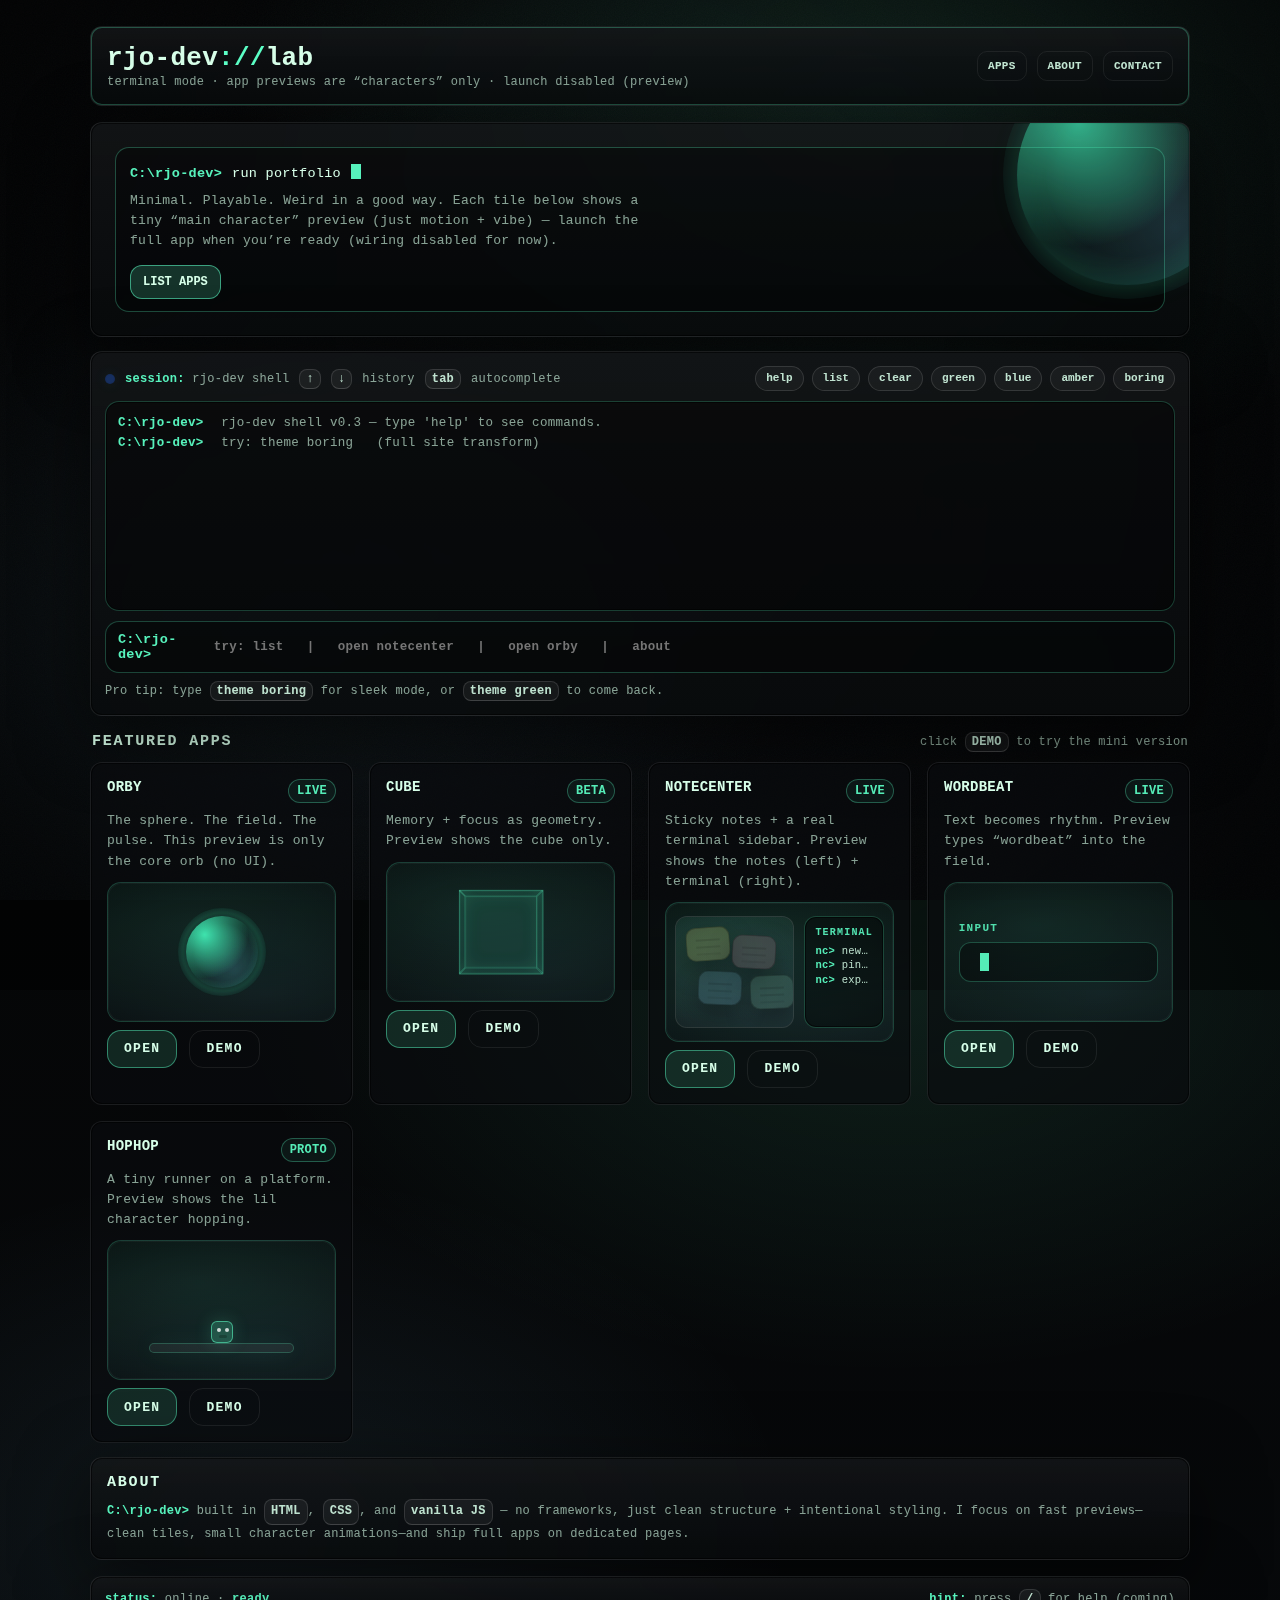
<file: index.html>
<!DOCTYPE html>
<html lang="en">
<head>
<meta charset="UTF-8" />
<meta name="viewport" content="width=device-width, initial-scale=1.0" />
<title>rjo-dev://apps</title>
<link rel="stylesheet" href="styles.css">
</head>
<body>
<div id="terminalSite">
<div class="scanlines"></div>
<div class="noise"></div>
<div class="vignette"></div>
<div class="wrap">
  <header class="panel topbar">
    <div class="brand">
      <div class="title">rjo-dev<span>://</span>lab</div>
      <div class="sub">terminal mode · app previews are “characters” only · launch disabled (preview)</div>
    </div>
    <nav class="nav" aria-label="site navigation">
      <a href="#apps">APPS</a>
      <a href="#about">ABOUT</a>
      <a href="#contact">CONTACT</a>
    </nav>
  </header>
  <main>
    <section class="panel hero" id="top">
      <div class="siteSphere" aria-hidden="true"></div>
      <div class="cmd">
        <div class="cmdline">
          <span class="prompt">C:\rjo-dev&gt;</span>
          <span id="typedCmd">run portfolio</span><span class="blink" aria-hidden="true"></span>
        </div>
        <p>
          Minimal. Playable. Weird in a good way.
          Each tile below shows a tiny “main character” preview (just motion + vibe) —
          launch the full app when you’re ready (wiring disabled for now).
        </p>
        <div class="actions">
          <button class="btn primary" onclick="document.getElementById('apps').scrollIntoView({behavior:'smooth'})">LIST APPS</button>
          
        </div>
      </div>
    </section>
    <section class="panel term" id="terminal" aria-label="terminal">
      <div class="termHeader">
        <div class="left">
          <span class="dot" aria-hidden="true"></span>
          <span><span class="prompt">session:</span> rjo-dev shell</span>
          <span class="kbd">↑</span><span class="kbd">↓</span> history
          <span class="kbd">tab</span> autocomplete
        </div>
        <div class="right">
          <button class="chip" type="button" onclick="termRun('help')">help</button>
          <button class="chip" type="button" onclick="termRun('list')">list</button>
          <button class="chip" type="button" onclick="termRun('clear')">clear</button>
          <button class="chip" type="button" onclick="termRun('theme green')">green</button>
          <button class="chip" type="button" onclick="termRun('theme blue')">blue</button>
          <button class="chip" type="button" onclick="termRun('theme amber')">amber</button>
          <button class="chip" type="button" onclick="termRun('theme boring')">boring</button>
        </div>
      </div>
      <div class="termOut" id="termOut" role="log" aria-live="polite" aria-label="terminal output"></div>
      <div class="termIn">
        <span class="p">C:\rjo-dev&gt;</span>
        <input id="termInput" class="termInput" inputmode="text" autocomplete="off" spellcheck="false"
               placeholder="try: list   |   open notecenter   |   open orby   |   about" />
      </div>
      <div class="termHint">
        Pro tip: type <span class="kbd">theme boring</span> for sleek mode, or <span class="kbd">theme green</span> to come back.
      </div>
    </section>
    <div class="sectionTitle" id="apps">
      <h2>Featured apps</h2>
      <div class="hint">click <span class="kbd">DEMO</span> to try the mini version</div>
    </div>
    <section class="grid">
      <!-- ORBY -->
      <article class="card" data-app="orby">
        <div class="cardTop">
          <h3>ORBY</h3>
          <div class="tag">LIVE</div>
        </div>
        <div class="desc">The sphere. The field. The pulse. This preview is only the core orb (no UI).</div>
        <div class="preview" aria-label="Orby preview">
          <div class="miniSphere" aria-hidden="true"></div>
        </div>
        <div class="cardActions">
          <a class="link primary" href="#terminal" onclick="termRun('open orby'); return false;">OPEN</a>
          <button class="link demoBtn" type="button" data-demo="orby">DEMO</button>
        </div>
      </article>
      <!-- CUBE -->
      <article class="card" data-app="cube">
        <div class="cardTop">
          <h3>CUBE</h3>
          <div class="tag">BETA</div>
        </div>
        <div class="desc">Memory + focus as geometry. Preview shows the cube only.</div>
        <div class="preview" aria-label="Cube preview">
          <div class="miniCubeScene" aria-hidden="true">
            <div class="miniCube">
              <div class="f f1"></div><div class="f f2"></div><div class="f f3"></div>
              <div class="f f4"></div><div class="f f5"></div><div class="f f6"></div>
            </div>
          </div>
        </div>
        <div class="cardActions">
          <a class="link primary" href="#terminal" onclick="termRun('open cube'); return false;">OPEN</a>
          <button class="link demoBtn" type="button" data-demo="cube">DEMO</button>
        </div>
      </article>
<!-- NOTECENTER -->
<article class="card" data-app="notecenter">
  <div class="cardTop">
    <h3>NOTECENTER</h3>
    <div class="tag">LIVE</div>
  </div>
  <div class="desc">Sticky notes + a real terminal sidebar. Preview shows the notes (left) + terminal (right).</div>
  <div class="preview" aria-label="NoteCenter preview">
    <div class="ncPreview" aria-hidden="true">
      <div class="ncNotes">
        <div class="noteDot n1"></div>
        <div class="noteDot n2"></div>
        <div class="noteDot n3"></div>
        <div class="noteDot n4"></div>
      </div>
      <div class="ncTermMini">
        <div class="h">terminal</div>
        <div class="l"><span style="color:rgba(92,255,198,.92); font-weight:900;">nc&gt;</span> new note</div>
        <div class="l"><span style="color:rgba(92,255,198,.92); font-weight:900;">nc&gt;</span> pin “ideas”</div>
        <div class="l"><span style="color:rgba(92,255,198,.92); font-weight:900;">nc&gt;</span> export<span class="ncCaret"></span></div>
      </div>
    </div>
  </div>
  <div class="cardActions">
          <a class="link primary" href="#terminal" onclick="termRun('open notecenter'); return false;">OPEN</a>
          <button class="link demoBtn" type="button" data-demo="ncos">DEMO</button>
        </div>
      </article>
<!-- WORDBEAT -->
      <article class="card" data-app="wordbeat">
        <div class="cardTop">
          <h3>WORDBEAT</h3>
          <div class="tag">LIVE</div>
        </div>
        <div class="desc">Text becomes rhythm. Preview types “wordbeat” into the field.</div>
        <div class="preview" aria-label="Wordbeat preview">
          <div class="typeWrap" aria-hidden="true">
            <div class="typeHdr">INPUT</div>
            <div class="fakeInput">
              <div class="typed" id="wbTyped"></div>
              <div class="caret"></div>
            </div>
          </div>
        </div>
        <div class="cardActions">
          <a class="link primary" href="#terminal" onclick="termRun('open wordbeat'); return false;">OPEN</a>
          <a class="link" href="#terminal" onclick="termRun('demo wordbeat'); return false;">DEMO</a>
        </div>
      </article>
      <!-- HOPHOP -->
      <article class="card" data-app="hophop">
        <div class="cardTop">
          <h3>HOPHOP</h3>
          <div class="tag">PROTO</div>
        </div>
        <div class="desc">A tiny runner on a platform. Preview shows the lil character hopping.</div>
        <div class="preview" aria-label="HopHop preview">
          <div class="hopWorld" aria-hidden="true">
            <div class="platform"></div>
            <div class="hopper"></div>
          </div>
        </div>
        <div class="cardActions">
          <a class="link primary" href="#terminal" onclick="termRun('open hophop'); return false;">OPEN</a>
          <a class="link" href="#terminal" onclick="termRun('demo hophop'); return false;">DEMO</a>
        </div>
      </article>
    </section>
    <section class="panel" id="about" style="margin-top:14px; padding:16px 16px 14px;">
      <div class="sectionTitle" style="margin:0 0 8px;">
        <h2>About</h2>
      </div>
      <div style="color:var(--muted); font-size:12px; line-height:1.65;">        <span class="prompt">C:\rjo-dev&gt;</span> built in <span class="kbd">HTML</span>, <span class="kbd">CSS</span>, and <span class="kbd">vanilla JS</span> — no frameworks, just clean structure + intentional styling.
        I focus on fast previews—clean tiles, small character animations—and ship full apps on dedicated pages.</div>
    </section>
    <footer class="panel footer" id="contact">
      <div><span class="prompt">status:</span> online · <span style="color:rgba(92,255,198,.9); font-weight:900;">ready</span></div>
      <div><span class="prompt">hint:</span> press <span class="kbd">/</span> for help (coming)</div>
    </footer>
  </main>
</div>
</div>
<div id="boringSite" aria-hidden="true">
  <header class="bHeader">
    <div class="bWrap bNav">
      <div class="bBrand">
        <div class="bLogo">RJO</div>
        <div>
          <div class="bTitle">rjo-dev</div>
          <div class="bSub">apps • web • systems</div>
        </div>
      </div>
      <nav class="bLinks" aria-label="Primary">
        <a href="#bProjects">Projects</a>
        <a href="#bServices">Services</a>
        <a href="#bAbout">About</a>
        <a href="#bContact">Contact</a>
      </nav>
      <div class="bCtas">
        <button class="bBtn bGhost" data-bcmd="theme green">Terminal mode</button>
        <button class="bBtn" data-bcmd="open contact">Hire me</button>
      </div>
    </div>
  </header>
  <main class="bMain">
    <section class="bHero">
      <div class="bWrap bHeroGrid">
        <div class="bHeroCopy">
          <div class="bBadge">Independent builder</div>
          <h1>Shipping apps with taste, speed, and structure.</h1>
          <p>
            
            Clean on the outside, playful under the hood. Curated projects, fast previews, and solid engineering.
          
          </p>
          <div class="bHeroActions">
            <a class="bBtn" href="#bProjects">View projects</a>
            <button class="bBtn bGhost" data-bcmd="theme blue">Alt terminal theme</button>
          </div>
          <div class="bStats">
            <div class="bStat"><div class="k">Focus</div><div class="v">UX + Logic</div></div>
            <div class="bStat"><div class="k">Stack</div><div class="v">Web + Desktop</div></div>
            <div class="bStat"><div class="k">Status</div><div class="v">Open to work</div></div>
          </div>
        </div>
        <!-- Hero Computer Illustration with Typing Animation -->
        <div class="bHeroIllustration" role="img" aria-label="Animated computer illustration">
          <svg class="heroComputer" viewBox="0 0 320 260" fill="none" xmlns="http://www.w3.org/2000/svg">
            <!-- Monitor -->
            <rect class="monitor-body" x="40" y="20" width="240" height="150" rx="12" fill="#1e293b" stroke="#334155" stroke-width="2"/>
            <rect class="monitor-screen" x="52" y="32" width="216" height="120" rx="6" fill="#0f172a"/>
            <!-- Screen content - code lines -->
            <g class="screen-content">
              <rect x="64" y="48" width="80" height="6" rx="2" fill="#3b82f6" opacity="0.7"/>
              <rect x="150" y="48" width="40" height="6" rx="2" fill="#10b981" opacity="0.6"/>
              <rect x="64" y="62" width="60" height="6" rx="2" fill="#6366f1" opacity="0.5"/>
              <rect x="130" y="62" width="90" height="6" rx="2" fill="#64748b" opacity="0.4"/>
              <rect x="64" y="76" width="100" height="6" rx="2" fill="#8b5cf6" opacity="0.6"/>
              <rect x="64" y="90" width="45" height="6" rx="2" fill="#f59e0b" opacity="0.5"/>
              <rect x="115" y="90" width="70" height="6" rx="2" fill="#3b82f6" opacity="0.6"/>
              <rect x="64" y="104" width="120" height="6" rx="2" fill="#10b981" opacity="0.5"/>
              <rect x="64" y="118" width="55" height="6" rx="2" fill="#ec4899" opacity="0.6"/>
              <rect x="125" y="118" width="80" height="6" rx="2" fill="#64748b" opacity="0.4"/>
              <!-- Typing cursor -->
              <rect class="screen-cursor" x="210" y="118" width="8" height="12" rx="1" fill="#3b82f6"/>
            </g>
            <!-- Monitor stand -->
            <path d="M140 170 L180 170 L190 190 L130 190 Z" fill="#334155"/>
            <rect x="120" y="190" width="80" height="8" rx="4" fill="#475569"/>
            <!-- Keyboard -->
            <rect class="keyboard-body" x="60" y="210" width="200" height="45" rx="8" fill="#1e293b" stroke="#334155" stroke-width="2"/>
            <!-- Keyboard keys - row 1 -->
            <g class="keyboard-keys">
              <rect class="key" data-key="0" x="72" y="218" width="16" height="12" rx="2" fill="#334155"/>
              <rect class="key" data-key="1" x="92" y="218" width="16" height="12" rx="2" fill="#334155"/>
              <rect class="key" data-key="2" x="112" y="218" width="16" height="12" rx="2" fill="#334155"/>
              <rect class="key" data-key="3" x="132" y="218" width="16" height="12" rx="2" fill="#334155"/>
              <rect class="key" data-key="4" x="152" y="218" width="16" height="12" rx="2" fill="#334155"/>
              <rect class="key" data-key="5" x="172" y="218" width="16" height="12" rx="2" fill="#334155"/>
              <rect class="key" data-key="6" x="192" y="218" width="16" height="12" rx="2" fill="#334155"/>
              <rect class="key" data-key="7" x="212" y="218" width="16" height="12" rx="2" fill="#334155"/>
              <rect class="key" data-key="8" x="232" y="218" width="16" height="12" rx="2" fill="#334155"/>
              <!-- Keyboard keys - row 2 -->
              <rect class="key" data-key="9" x="78" y="233" width="16" height="12" rx="2" fill="#334155"/>
              <rect class="key" data-key="10" x="98" y="233" width="16" height="12" rx="2" fill="#334155"/>
              <rect class="key" data-key="11" x="118" y="233" width="16" height="12" rx="2" fill="#334155"/>
              <rect class="key" data-key="12" x="138" y="233" width="16" height="12" rx="2" fill="#334155"/>
              <rect class="key" data-key="13" x="158" y="233" width="16" height="12" rx="2" fill="#334155"/>
              <rect class="key" data-key="14" x="178" y="233" width="16" height="12" rx="2" fill="#334155"/>
              <rect class="key" data-key="15" x="198" y="233" width="16" height="12" rx="2" fill="#334155"/>
              <rect class="key" data-key="16" x="218" y="233" width="28" height="12" rx="2" fill="#334155"/>
            </g>
            <!-- Ambient glow -->
            <ellipse class="monitor-glow" cx="160" cy="95" rx="100" ry="60" fill="url(#screenGlow)" opacity="0.15"/>
            <defs>
              <radialGradient id="screenGlow" cx="0.5" cy="0.5" r="0.5">
                <stop offset="0%" stop-color="#3b82f6"/>
                <stop offset="100%" stop-color="#3b82f6" stop-opacity="0"/>
              </radialGradient>
            </defs>
          </svg>
          <div class="bDemoWrap" aria-hidden="true">
            <div class="bDemoBackdrop" data-demo-close></div>
            <div class="bDemoScreen" role="dialog" aria-label="App demo">
              <div class="bDemoTop">
                <div class="bDemoTitle" id="bDemoTitle">Demo</div>
                <div class="bDemoBtns">
                  <button class="bDemoBtn" type="button" id="bDemoMute" aria-label="Mute/unmute">Mute</button>
                  <button class="bDemoBtn" type="button" data-demo-close aria-label="Close demo">Close</button>
                </div>
              </div>
              <div class="bDemoViewport" id="bDemoViewport"></div>
              <div class="bDemoHint" id="bDemoHint">Audio may require a click/tap to start.</div>
            </div>
          </div>

          <!-- Floating particles -->
          <div class="hero-particles" aria-hidden="true">
            <span class="particle p1"></span>
            <span class="particle p2"></span>
            <span class="particle p3"></span>
          </div>
        </div>
      </div>
    </section>
    <section id="bProjects" class="bSection">
      <div class="bWrap">
        <div class="bSectionTop">
          <h2>Projects</h2>
        </div>
        <div id="boringProjectsGrid" class="bGrid" aria-label="Project cards"></div>
      </div>
    </section>
    <section class="bSection bAlt" id="bServices">
      <div class="bWrap">
        <div class="bSectionTop">
          <h2>What I build</h2>
          <p>Client-ready delivery with clean UX, clear scope, and real implementation.</p>
        </div>
        <div class="bFeatGrid" aria-label="Services">
          <div class="bFeat">
            <h3>Web apps</h3>
            <p>Fast, responsive interfaces with solid state, storage, and performance. Built for real users.</p>
          </div>
          <div class="bFeat">
            <h3>Desktop apps</h3>
            <p>Offline-first tools and packaged experiences (Tauri-style workflows), designed to feel premium.</p>
          </div>
          <div class="bFeat">
            <h3>Product polish</h3>
            <p>UI/UX refinements, information architecture, and “make it feel finished” passes that matter.</p>
          </div>
        </div>
      </div>
    </section>
    <section class="bSection" id="bProcess">
      <div class="bWrap bTwo">
        <div>
          <h2>How we ship</h2>
          <p style="color: rgba(15,23,42,.70); line-height:1.6; margin:0 0 14px;">
            I keep the process simple: clarity first, then fast iterations, then a clean handoff.
          </p>
          <div class="bFeat" style="box-shadow:none;">
            <div style="display:grid; gap:10px;">
              <div><strong>1) Scope</strong><div style="color: rgba(15,23,42,.70);">You tell me the goal. I translate it into a tight build plan.</div></div>
              <div><strong>2) Build</strong><div style="color: rgba(15,23,42,.70);">I implement in focused slices so you can review early.</div></div>
              <div><strong>3) Polish</strong><div style="color: rgba(15,23,42,.70);">Typography, spacing, motion, accessibility, and final QA.</div></div>
              <div><strong>4) Deliver</strong><div style="color: rgba(15,23,42,.70);">A clean, shareable bundle with simple next steps.</div></div>
            </div>
          </div>
        </div>
      </div>
    </section>
    <section id="bAbout" class="bSection bAlt">
      <div class="bWrap bTwo">
        <div>
          <h2>About</h2>
          <p>
            
            I build playful products with serious engineering—clean UX, strong structure, and shipped work.
          
          </p>
        </div>
        <div style="padding:14px 16px; border:1px solid rgba(15,23,42,.10); border-radius:14px; background: rgba(255,255,255,.65);">
          <div style="font-weight:800; margin-bottom:6px;">Prefer terminal mode?</div>
          <div style="color: rgba(15,23,42,.70); line-height:1.55;">Tap <strong>Terminal mode</strong> in the header (or type <strong>theme green</strong>).</div>
        </div>
      </div>
    </section>
    <section id="bContact" class="bSection">
      <div class="bWrap bTwo">
        <div>
          <h2>Contact</h2>
          <p style="color: rgba(15,23,42,.70); line-height:1.6; margin:0 0 14px;">
            Tell me what you want built. I’ll reply with scope, milestones, and a clean plan.
          </p>
          <div class="bCallout" style="box-shadow:none;">
            <div class="bCalloutTitle">Quick email</div>
            <div class="bCalloutText">Use the form to generate a message, then send it in your email client.</div>
            <form class="bForm" id="bContactForm">
              <div class="bField">
                <div class="bLabel">Your name</div>
                <input class="bInput" id="bName" placeholder="Jane Doe" />
              </div>
              <div class="bField">
                <div class="bLabel">Email</div>
                <input class="bInput" id="bEmail" placeholder="jane@email.com" />
              </div>
              <div class="bField">
                <div class="bLabel">What are we building?</div>
                <textarea class="bTextarea" id="bMsg" placeholder="A portfolio site, a desktop app, a web tool..."></textarea>
              </div>
              <div style="display:flex; gap:10px; flex-wrap:wrap;">
                <button class="bBtn" type="button" id="bMailto">Generate email</button>
                <button class="bBtn bGhost" type="button" id="bCopy">Copy message</button>
              </div>
              <div style="color: rgba(15,23,42,.62); font-weight:650; font-size: 13px;">
                Tip: you can still type commands in terminal mode (theme green).
              </div>
            </form>
          </div>
        </div>
        <div class="bContactCard">
          <div class="bContactTitle">Quick actions</div>
          <div class="bQuick">
            <button class="bQuickBtn" data-bcmd="theme boring">Modern mode</button>
            <button class="bQuickBtn" data-bcmd="theme amber">Amber terminal</button>
            <button class="bQuickBtn" data-bcmd="theme blue">Blue terminal</button>
            <button class="bQuickBtn" data-bcmd="clear">Clear terminal</button>
          </div>
          <div class="bDivider"></div>
          <div style="font-weight:900; margin-bottom:8px;">Availability</div>
          <div style="color: rgba(15,23,42,.70); line-height:1.55;">
            Open to contract or full-time. Best fit: product UI + interactive web apps.
          </div>
        </div>
      </div>
    </section>
    <div class="bToast" id="bToast" role="status" aria-live="polite">Copied</div>
    <footer class="bFooter">
      <div class="bWrap bFoot">
        <div>© <span id="bYear"></span> rjo-dev</div>
        <div class="bFootLinks">
          <a href="#bProjects">Projects</a>
          <a href="#bAbout">About</a>
          <a href="#bContact">Contact</a>
        </div>
      </div>
    </footer>
  </main>
</div>
<script type="module" src="js/main.js"></script>
</body>
</html>
</file>
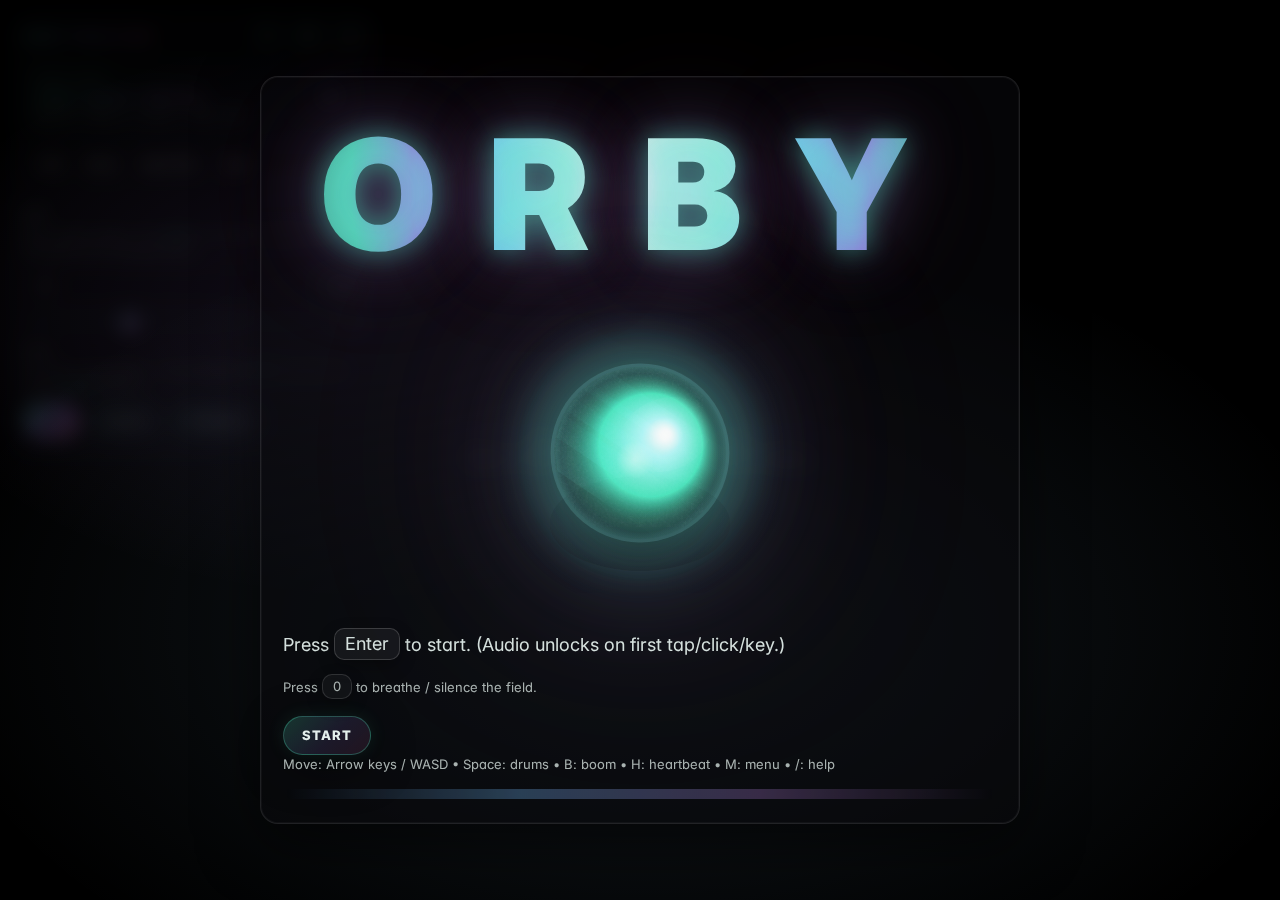
<file: beausphere.html>
<!DOCTYPE html>
<html lang="en">
<head>
<meta charset="utf-8">
<title>Orby — Field HUD (Pulse Edition) — Beautiful Sphere</title>
<meta name="viewport" content="width=device-width, initial-scale=1.0, maximum-scale=1.0, user-scalable=no, viewport-fit=cover">

<!-- Modern Typography: Inter + JetBrains Mono -->
<link rel="preconnect" href="https://fonts.googleapis.com">
<link rel="preconnect" href="https://fonts.gstatic.com" crossorigin>
<link href="https://fonts.googleapis.com/css2?family=Inter:wght@400;500;600;700;800&family=JetBrains+Mono:wght@400;500;600&display=swap" rel="stylesheet">

<style>
/* Modern gradient color system */
:root{
  /* Rich blacks with depth */
  --bg: #000000;
  --bg-elevated: #12121a;
  --bg-surface: #1a1a24;

  /* Glassmorphism backgrounds */
  --panel-bg: rgba(12, 12, 20, 0.75);
  --panel-bg-solid: rgba(18, 18, 28, 0.92);

  /* Primary gradient spectrum: cyan → purple → pink */
  --accent-cyan: #54ffd1;
  --accent-purple: #a78bfa;
  --accent-pink: #f472b6;
  --accent-blue: #60a5fa;

  /* Legacy support */
  --accent: #54ffd1;
  --accent2: #86d8ff;

  /* Gradient definitions */
  --gradient-primary: linear-gradient(135deg, #54ffd1 0%, #a78bfa 50%, #f472b6 100%);
  --gradient-accent: linear-gradient(135deg, #54ffd1 0%, #86d8ff 100%);
  --gradient-glow: linear-gradient(135deg, rgba(84,255,209,0.4) 0%, rgba(167,139,250,0.4) 50%, rgba(244,114,182,0.4) 100%);
  --gradient-border: linear-gradient(135deg, rgba(84,255,209,0.6) 0%, rgba(167,139,250,0.5) 50%, rgba(244,114,182,0.4) 100%);

  /* Text colors */
  --text: #e8f4f0;
  --text-dim: #a4c4b8;
  --text-muted: #6b8c80;

  /* Shadows & glows */
  --glow-cyan: 0 0 20px rgba(84,255,209,0.3), 0 0 40px rgba(84,255,209,0.1);
  --glow-purple: 0 0 20px rgba(167,139,250,0.3), 0 0 40px rgba(167,139,250,0.1);
  --glow-multi: 0 0 20px rgba(84,255,209,0.25), 0 0 40px rgba(167,139,250,0.15), 0 0 60px rgba(244,114,182,0.1);

  /* Safe areas */
  --safe-bottom: env(safe-area-inset-bottom, 0px);
  --safe-top: env(safe-area-inset-top, 0px);

  /* Animation timing */
  --ease-out: cubic-bezier(0.4, 0, 0.2, 1);
  --ease-spring: cubic-bezier(0.34, 1.56, 0.64, 1);

  /* Noise texture (SVG-based) */
  --noise: url("data:image/svg+xml,%3Csvg viewBox='0 0 256 256' xmlns='http://www.w3.org/2000/svg'%3E%3Cfilter id='n'%3E%3CfeTurbulence type='fractalNoise' baseFrequency='0.7' numOctaves='4' stitchTiles='stitch'/%3E%3C/filter%3E%3Crect width='100%25' height='100%25' filter='url(%23n)'/%3E%3C/svg%3E");
}
*{box-sizing:border-box}
html, body {
  margin:0;
  padding:0;
  background:#000000;
  overflow:hidden;
  font-family: 'Inter', system-ui, -apple-system, Segoe UI, Roboto, sans-serif;
  color:var(--text);
  font-feature-settings: 'cv02', 'cv03', 'cv04', 'cv11';
  -webkit-font-smoothing: antialiased;
  -moz-osx-font-smoothing: grayscale;
}
body{ overscroll-behavior:none; touch-action:none; }

/* CANVAS ----------------------------------------------------------- */
#gameCanvas{
  width:100vw;
  height:100vh;
  display:block;
  background:#000000;
}


/* FIELD PULSE (visual acknowledgment for number-language) ------------ */
#fieldPulse{
  position:fixed;
  inset:0;
  pointer-events:none;
  z-index:2;
  opacity:0;
  mix-blend-mode: screen;
}
#fieldPulse::before,
#fieldPulse::after{
  content:'';
  position:absolute;
  inset:-22%;
  opacity:0;
  transform:scale(0.75);
  will-change: transform, opacity, filter;
  border-radius: 999px;
}
#fieldPulse::before{
  background: radial-gradient(circle at var(--fp-x, 50%) var(--fp-y, 50%),
    rgba(84,255,209,0.22) 0%,
    rgba(167,139,250,0.14) 26%,
    rgba(244,114,182,0.08) 44%,
    rgba(0,0,0,0) 62%);
  filter: blur(10px);
}
#fieldPulse::after{
  background: radial-gradient(circle at var(--fp-x, 50%) var(--fp-y, 50%),
    rgba(255,255,255,0.12) 0%,
    rgba(255,255,255,0.00) 34%,
    rgba(0,0,0,0) 60%);
  filter: blur(2px);
}
#fieldPulse.pulse::before{ animation: fieldPulseA 680ms var(--ease-out) 1; }
#fieldPulse.pulse::after{  animation: fieldPulseB 680ms var(--ease-out) 1; }

@keyframes fieldPulseA{
  0%   { opacity:0; transform:scale(0.70); filter: blur(8px); }
  18%  { opacity:1; }
  100% { opacity:0; transform:scale(1.32); filter: blur(22px); }
}
@keyframes fieldPulseB{
  0%   { opacity:0; transform:scale(0.74); filter: blur(2px); }
  22%  { opacity:0.9; }
  100% { opacity:0; transform:scale(1.26); filter: blur(10px); }
}


/* TERMINAL PANEL --------------------------------------------------- */
#panel{
  position:fixed;
  /* Note: children need relative positioning for noise overlay */
  top:10px;
  left:10px;
  width:min(92vw, 372px);
  padding:12px 12px calc(12px + var(--safe-bottom));
  border-radius:18px;
  background: var(--panel-bg);
  backdrop-filter: blur(20px) saturate(180%);
  -webkit-backdrop-filter: blur(20px) saturate(180%);
  border: 1px solid rgba(84,255,209,0.25);
  box-shadow:
    var(--glow-multi),
    inset 0 1px 0 rgba(255,255,255,0.05),
    0 4px 24px rgba(0,0,0,0.4);
  z-index:10;
  max-height:min(56vh, 600px);
  overflow:auto;
  -webkit-overflow-scrolling:touch;
  transition: all 0.3s var(--ease-out);
}
/* Noise texture overlay */
#panel::before{
  content:'';
  position:absolute;
  inset:0;
  border-radius:18px;
  background: var(--noise);
  opacity:0.03;
  pointer-events:none;
  z-index:0;
}
.panelHeader{
  display:flex;
  align-items:center;
  justify-content:space-between;
  gap:10px;
  margin-bottom:8px;
}
#panel h1{
  margin:0;
  font-size:13px;
  background: var(--gradient-primary);
  -webkit-background-clip: text;
  -webkit-text-fill-color: transparent;
  background-clip: text;
  letter-spacing:0.12em;
  text-transform:uppercase;
  font-weight:700;
}
.headerBtns{display:flex; gap:6px; align-items:center;}
.miniBtn{
  padding:6px 12px;
  font-size:12px;
  font-weight:500;
  line-height:1;
  border-radius:10px;
  border:1px solid rgba(84,255,209,0.3);
  background: linear-gradient(135deg, rgba(84,255,209,0.12) 0%, rgba(167,139,250,0.08) 100%);
  color:var(--text);
  cursor:pointer;
  transition: all 0.2s var(--ease-out);
}
.miniBtn:hover{
  background: linear-gradient(135deg, rgba(84,255,209,0.2) 0%, rgba(167,139,250,0.15) 100%);
  border-color: rgba(84,255,209,0.5);
  box-shadow: 0 0 16px rgba(84,255,209,0.25);
  transform: translateY(-1px);
}
.miniBtn:active{
  transform: translateY(0) scale(0.98);
}

.inputRow{ margin:12px 0; }
label{
  font-size:10px;
  font-weight:600;
  letter-spacing:0.05em;
  text-transform:uppercase;
  color:var(--text-dim);
  display:block;
  margin-bottom:6px;
}
input{
  width: 100%;
  padding:10px 14px;
  background: rgba(0,0,0,0.4);
  border:1px solid rgba(84,255,209,0.3);
  border-radius:12px;
  color:var(--text);
  font-family: 'JetBrains Mono', ui-monospace, SFMono-Regular, Menlo, Monaco, Consolas, monospace;
  font-size:13px;
  outline:none;
  transition: all 0.2s var(--ease-out);
}
input:hover{
  border-color: rgba(84,255,209,0.5);
}
input:focus{
  border-color: rgba(84,255,209,0.7);
  box-shadow:
    0 0 0 3px rgba(84,255,209,0.12),
    0 0 20px rgba(84,255,209,0.15);
  background: rgba(0,0,0,0.5);
}
input::placeholder{
  color: var(--text-muted);
  opacity:0.6;
}
/* Slider styling */
input[type="range"]{
  -webkit-appearance: none;
  appearance: none;
  background: rgba(84,255,209,0.15);
  border-radius:999px;
  height:6px;
  padding:0;
  border:none;
}
input[type="range"]::-webkit-slider-thumb{
  -webkit-appearance: none;
  appearance: none;
  width:18px;
  height:18px;
  border-radius:999px;
  background: var(--gradient-primary);
  cursor:pointer;
  box-shadow: 0 0 10px rgba(84,255,209,0.4);
  transition: all 0.15s var(--ease-out);
}
input[type="range"]::-webkit-slider-thumb:hover{
  transform: scale(1.15);
  box-shadow: 0 0 16px rgba(84,255,209,0.5);
}
input[type="range"]::-moz-range-thumb{
  width:18px;
  height:18px;
  border-radius:999px;
  background: var(--gradient-primary);
  cursor:pointer;
  border:none;
  box-shadow: 0 0 10px rgba(84,255,209,0.4);
}
/* Checkbox styling */
input[type="checkbox"]{
  -webkit-appearance: none;
  appearance: none;
  width:18px;
  height:18px;
  border-radius:6px;
  border:1px solid rgba(84,255,209,0.4);
  background: rgba(0,0,0,0.4);
  cursor:pointer;
  position:relative;
  padding:0;
}
input[type="checkbox"]:checked{
  background: var(--gradient-primary);
  border-color: transparent;
}
input[type="checkbox"]:checked::after{
  content:'✓';
  position:absolute;
  inset:0;
  display:flex;
  align-items:center;
  justify-content:center;
  font-size:12px;
  font-weight:700;
  color:#0a0a0f;
}

.rowBtns{ display:flex; gap:8px; flex-wrap:wrap; margin-top:8px; }
button.btn{
  padding:10px 16px;
  background: var(--gradient-primary);
  border:none;
  border-radius:999px;
  cursor:pointer;
  font-size:12px;
  font-weight:700;
  color:#0a0a0f;
  white-space:nowrap;
  transition: all 0.2s var(--ease-out);
  position:relative;
  overflow:hidden;
}
button.btn::before{
  content:'';
  position:absolute;
  inset:0;
  background: linear-gradient(135deg, rgba(255,255,255,0.2) 0%, transparent 50%);
  opacity:0;
  transition: opacity 0.2s var(--ease-out);
}
button.btn:hover::before{
  opacity:1;
}
button.btn.secondary{
  background: linear-gradient(135deg, rgba(84,255,209,0.15) 0%, rgba(167,139,250,0.1) 100%);
  color:var(--text);
  border:1px solid rgba(84,255,209,0.4);
}
button.btn:hover{
  box-shadow:
    0 0 20px rgba(84,255,209,0.4),
    0 0 40px rgba(167,139,250,0.2);
  transform: translateY(-2px);
}
button.btn.secondary:hover{
  background: linear-gradient(135deg, rgba(84,255,209,0.25) 0%, rgba(167,139,250,0.18) 100%);
  border-color: rgba(84,255,209,0.6);
}
button.btn:active{
  transform: translateY(0) scale(0.98);
}

.divider{
  height:1px;
  background: linear-gradient(90deg,
    transparent 0%,
    rgba(84,255,209,0.4) 20%,
    rgba(167,139,250,0.5) 50%,
    rgba(244,114,182,0.4) 80%,
    transparent 100%
  );
  margin:12px 0;
  opacity:1;
}

/* Now Playing ------------------------------------------------------ */
.nowPlaying{
  display:flex;
  align-items:center;
  justify-content:space-between;
  gap:10px;
  padding:12px;
  border-radius:14px;
  background: linear-gradient(135deg, rgba(84,255,209,0.08) 0%, rgba(167,139,250,0.05) 100%);
  border:1px solid rgba(84,255,209,0.2);
  box-shadow: inset 0 1px 0 rgba(255,255,255,0.03);
  transition: all 0.3s var(--ease-out);
}
.npLeft{min-width:0}
.npTitle{
  font-size:10px;
  font-weight:600;
  color: var(--text-muted);
  letter-spacing:0.08em;
  text-transform:uppercase;
  margin-bottom:4px;
}
.npLine{
  font-size:13px;
  font-weight:700;
  letter-spacing:0.02em;
  white-space:nowrap;
  overflow:hidden;
  text-overflow:ellipsis;
  background: var(--gradient-primary);
  -webkit-background-clip: text;
  -webkit-text-fill-color: transparent;
  background-clip: text;
}
.npMeta{
  font-size:10px;
  opacity:0.9;
  margin-top:4px;
  font-family: 'JetBrains Mono', ui-monospace, SFMono-Regular, Menlo, Monaco, Consolas, monospace;
}
.pulseWrap{
  width:52px;
  height:52px;
  border-radius:16px;
  display:grid;
  place-items:center;
  border:1px solid rgba(167,139,250,0.25);
  background: radial-gradient(circle at center, rgba(167,139,250,0.1) 0%, rgba(0,0,0,0.3) 100%);
  transition: all 0.3s var(--ease-out);
}
#pulseDot{
  width:14px;
  height:14px;
  border-radius:999px;
  background: var(--gradient-primary);
  box-shadow:
    0 0 20px rgba(84,255,209,0.4),
    0 0 40px rgba(167,139,250,0.25),
    0 0 60px rgba(244,114,182,0.15);
  transform:scale(1);
  transition: transform 0.1s var(--ease-out);
}

/* Presets ---------------------------------------------------------- */
.presetRow{
  display:flex;
  gap:8px;
  flex-wrap:wrap;
  margin-top:10px;
}
.preset{
  padding:8px 14px;
  border-radius:999px;
  font-size:11px;
  font-weight:600;
  border:1px solid rgba(167,139,250,0.3);
  background: linear-gradient(135deg, rgba(167,139,250,0.1) 0%, rgba(96,165,250,0.08) 100%);
  color:var(--text);
  cursor:pointer;
  transition: all 0.2s var(--ease-out);
}
.preset:hover{
  background: linear-gradient(135deg, rgba(167,139,250,0.2) 0%, rgba(96,165,250,0.15) 100%);
  border-color: rgba(167,139,250,0.5);
  box-shadow: 0 0 16px rgba(167,139,250,0.25);
  transform: translateY(-1px);
}
.preset:active{
  transform: translateY(0) scale(0.98);
}


/* Segmented preset control (modern, compact, clearer state) */
.presetRow.segmented{
  gap:0;
  padding:4px;
  border-radius:999px;
  border:1px solid rgba(84,255,209,0.18);
  background: rgba(10,10,16,0.38);
  box-shadow: inset 0 1px 0 rgba(255,255,255,0.03);
  align-items:stretch;
}
.presetRow.segmented .preset{
  border-radius:999px;
  border:0;
  background: transparent;
  box-shadow:none;
  padding:8px 12px;
}
.presetRow.segmented .preset:hover{
  transform:none;
  box-shadow:none;
  border-color:transparent;
  background: rgba(96,165,250,0.10);
}
.presetRow.segmented .preset.active,
.presetRow.segmented .preset[aria-pressed="true"]{
  background: linear-gradient(135deg, rgba(84,255,209,0.16) 0%, rgba(167,139,250,0.10) 55%, rgba(96,165,250,0.10) 100%);
  box-shadow: 0 0 18px rgba(84,255,209,0.12);
}
.presetRow.segmented .preset:focus-visible{
  outline:2px solid rgba(84,255,209,0.45);
  outline-offset:2px;
}
/* Help ------------------------------------------------------------- */
#helpPanel{
  display:none;
  margin-top:10px;
  padding:12px;
  border-radius:14px;
  background: linear-gradient(135deg, rgba(96,165,250,0.08) 0%, rgba(167,139,250,0.06) 100%);
  border:1px solid rgba(96,165,250,0.2);
  font-size:11px;
  line-height:1.5;
  color:var(--text);
  box-shadow: inset 0 1px 0 rgba(255,255,255,0.03);
}
#helpPanel code{
  font-family: 'JetBrains Mono', ui-monospace, SFMono-Regular, Menlo, Monaco, Consolas, monospace;
  font-size:11px;
  color:#d8fff3;
}
.smallHint{
  font-size:11px;
  line-height:1.5;
  color: var(--text-dim);
  margin-top:6px;
  margin-bottom:8px;
}
.smallHint b{
  color: var(--accent-cyan);
  font-weight:600;
}

/* Collapsed panel mode (icon only) */
#panel.collapsed{
  width:56px;
  height:56px;
  padding:8px;
  overflow:hidden;
}
#panel.collapsed *:not(#togglePanelBtn){ display:none !important; }
#panel.collapsed #togglePanelBtn{ display:block !important; width:40px; height:40px; border-radius:14px; }

/* OVERLAY ---------------------------------------------------------- */
#overlayMsg{
  position:fixed;
  top:50%;
  left:50%;
  transform:translate(-50%,-50%);
  font-size:13px;
  font-weight:500;
  color:var(--text);
  background: rgba(12, 12, 20, 0.85);
  backdrop-filter: blur(20px) saturate(180%);
  -webkit-backdrop-filter: blur(20px) saturate(180%);
  padding:16px 24px;
  border-radius:16px;
  border:1px solid rgba(84,255,209,0.3);
  opacity:0.98;
  pointer-events:none;
  z-index:9;
  text-align:center;
  max-width: 92vw;
  box-shadow:
    var(--glow-multi),
    0 8px 32px rgba(0,0,0,0.5);
}

/* TOUCH CONTROLS --------------------------------------------------- */
#touchControls{
  position:fixed;
  left:0; right:0;
  bottom:0;
  padding:12px;
  padding-bottom: calc(12px + var(--safe-bottom));
  display:flex;
  justify-content:space-between;
  gap:12px;
  z-index:12;
  pointer-events:none;
}
.tcPad{
  pointer-events:auto;
  background: rgba(12, 12, 20, 0.7);
  border:1px solid rgba(84,255,209,0.25);
  border-radius:20px;
  box-shadow:
    0 0 30px rgba(84,255,209,0.15),
    0 0 60px rgba(167,139,250,0.08),
    inset 0 1px 0 rgba(255,255,255,0.05);
  backdrop-filter: blur(16px) saturate(180%);
  -webkit-backdrop-filter: blur(16px) saturate(180%);
  transition: all 0.3s var(--ease-out);
}
#joyWrap{
  width: 170px;
  height: 170px;
  display:flex;
  align-items:center;
  justify-content:center;
  position:relative;
}
#joyBase{
  width: 140px; height: 140px;
  border-radius: 999px;
  border: 1px solid rgba(167,139,250,0.3);
  background: radial-gradient(circle at center, rgba(167,139,250,0.08) 0%, rgba(0,0,0,0.3) 100%);
}
#joyKnob{
  position:absolute;
  width: 58px; height: 58px;
  border-radius: 999px;
  border: 1px solid rgba(84,255,209,0.6);
  background: linear-gradient(135deg, rgba(84,255,209,0.25) 0%, rgba(167,139,250,0.18) 100%);
  transform: translate(0px,0px);
  box-shadow:
    0 0 20px rgba(84,255,209,0.25),
    inset 0 1px 0 rgba(255,255,255,0.1);
  transition: box-shadow 0.15s var(--ease-out);
}
#joyKnob:active{
  box-shadow:
    0 0 30px rgba(84,255,209,0.4),
    0 0 50px rgba(167,139,250,0.2),
    inset 0 1px 0 rgba(255,255,255,0.1);
}

.tcHdr{
  grid-column: 1 / -1;
  padding: 6px 10px 2px;
  font: 11px/1 'Inter', system-ui, sans-serif;
  font-weight: 800;
  letter-spacing: 0.12em;
  text-transform: uppercase;
  color: rgba(255,255,255,0.65);
  opacity: 0.9;
}
.tcBtn{
  padding:12px 12px;
  border-radius: 999px;
  border:none;
  background: var(--gradient-primary);
  color:#0a0a0f;
  font: 12px/1 'Inter', system-ui, sans-serif;
  font-weight: 700;
  user-select:none;
  -webkit-user-select:none;
  touch-action:none;
  transition: all 0.15s var(--ease-out);
}
.tcBtn.secondary{
  background: linear-gradient(135deg, rgba(84,255,209,0.18) 0%, rgba(167,139,250,0.12) 100%);
  color:var(--text);
  border:1px solid rgba(84,255,209,0.4);
}
.tcBtn:active{
  transform: scale(0.95);
  box-shadow: 0 0 20px rgba(84,255,209,0.4);
}

@media (min-width: 820px){
  #touchControls{ opacity:0.35; }
  #touchControls:hover{ opacity:1; }
}

/* Gradient border animation */
@keyframes borderShimmer {
  0% { border-color: rgba(84,255,209,0.4); }
  33% { border-color: rgba(167,139,250,0.4); }
  66% { border-color: rgba(244,114,182,0.4); }
  100% { border-color: rgba(84,255,209,0.4); }
}

@keyframes glowPulse {
  0%, 100% {
    box-shadow:
      0 0 20px rgba(84,255,209,0.3),
      0 0 40px rgba(167,139,250,0.15),
      0 0 60px rgba(244,114,182,0.08),
      inset 0 1px 0 rgba(255,255,255,0.05),
      0 4px 24px rgba(0,0,0,0.4);
  }
  50% {
    box-shadow:
      0 0 30px rgba(84,255,209,0.4),
      0 0 50px rgba(167,139,250,0.25),
      0 0 70px rgba(244,114,182,0.12),
      inset 0 1px 0 rgba(255,255,255,0.08),
      0 4px 24px rgba(0,0,0,0.4);
  }
}

/* Movement reactive HUD */
#panel.moving{
  animation: borderShimmer 3s ease-in-out infinite, glowPulse 2s ease-in-out infinite;
}
#panel.moving #pulseDot{
  box-shadow:
    0 0 25px rgba(84,255,209,0.5),
    0 0 50px rgba(167,139,250,0.35),
    0 0 75px rgba(244,114,182,0.2);
}
@keyframes hudBreath { 0%,100%{ filter:brightness(1);} 50%{ filter:brightness(1.12);} }
#panel.moving .nowPlaying{ animation: hudBreath 1.6s ease-in-out infinite; }

/* Pulse dot morphing animation */
@keyframes pulseMorph {
  0%, 100% {
    border-radius: 50%;
    transform: scale(1);
  }
  25% {
    border-radius: 45% 55% 50% 50%;
    transform: scale(1.05);
  }
  50% {
    border-radius: 50% 50% 55% 45%;
    transform: scale(1.1);
  }
  75% {
    border-radius: 55% 45% 50% 50%;
    transform: scale(1.05);
  }
}

@keyframes pulseGlow {
  0%, 100% {
    box-shadow:
      0 0 20px rgba(84,255,209,0.4),
      0 0 40px rgba(167,139,250,0.25),
      0 0 60px rgba(244,114,182,0.15);
  }
  50% {
    box-shadow:
      0 0 30px rgba(84,255,209,0.5),
      0 0 50px rgba(167,139,250,0.35),
      0 0 80px rgba(244,114,182,0.25);
  }
}

#panel.moving #pulseDot{
  animation: pulseMorph 2s ease-in-out infinite, pulseGlow 1.5s ease-in-out infinite;
}


/* --- UI TOGGLES (v13) ----------------------------------------------- */
.isHidden{ display:none !important; }
/* Full-hide HUD panel -> show dock instead */
#panel.uiHidden{ display:none !important; }
/* Minimal dock when HUD is hidden (so you can bring it back) */
#uiDock{
  position:fixed;
  top:10px;
  left:10px;
  z-index:13;
  display:flex;
  gap:8px;
  align-items:center;
}
#uiDock .dockBtn{
  min-width:72px;
  height:44px;
  padding:0 14px;
  border-radius:14px;
  border:1px solid rgba(191,255,232,0.35);
  background: rgba(0,0,0,0.55);
  backdrop-filter: blur(12px) saturate(170%);
  -webkit-backdrop-filter: blur(12px) saturate(170%);
  color:rgba(232,244,240,0.95);
  font-size:14px;
  font-weight:800;
  cursor:pointer;
  box-shadow: 0 0 16px rgba(84,255,209,0.14);
  transition: transform 0.18s var(--ease-out), border-color 0.18s var(--ease-out), box-shadow 0.18s var(--ease-out);
}
#uiDock .dockBtn:hover{
  transform: translateY(-1px);
  border-color: rgba(191,255,232,0.55);
  box-shadow: 0 0 22px rgba(84,255,209,0.18);
}
#uiDock .dockBtn:active{ transform: translateY(0) scale(0.98); }


/* v15: touch/composer removed from UI (logic retained) */
#composerPanel, #touchControls, .touchControls { display:none !important; }

/* ====================================================================
   UI POLISH OVERRIDES (v16) — visual only, gameplay unchanged
   Goals:
   - Reduce "ghostly white" + bloom in HUD
   - Keep Orby/field effects as primary glow
   - Make HUD feel lighter + more passive when idle
==================================================================== */

/* Slightly calmer panel material + less white */
:root{
  --panel-bg: rgba(10, 10, 16, 0.68);
  --panel-bg-solid: rgba(14, 14, 22, 0.88);

  /* Softer UI borders (tinted, not white) */
  --ui-border: rgba(84,255,209,0.16);
  --ui-border-strong: rgba(84,255,209,0.28);

  /* Reduce multi-bloom used by UI surfaces */
  --glow-multi: 0 0 14px rgba(84,255,209,0.12), 0 0 24px rgba(167,139,250,0.08), 0 0 34px rgba(244,114,182,0.06);
}

/* Field pulse: remove harsh white center that reads "ghostly" */
#fieldPulse{
  mix-blend-mode: screen;
  opacity: 0; /* unchanged behavior; animation drives it */
}
#fieldPulse::after{
  background: radial-gradient(circle at var(--fp-x, 50%) var(--fp-y, 50%),
    rgba(200,240,255,0.06) 0%,
    rgba(200,240,255,0.00) 36%,
    rgba(0,0,0,0) 64%);
  filter: blur(4px);
}

/* Panel: less glow, more clarity. No "aura" unless moving */
#panel{
  border: 1px solid var(--ui-border);
  background: var(--panel-bg);
  backdrop-filter: blur(18px) saturate(150%);
  -webkit-backdrop-filter: blur(18px) saturate(150%);
  box-shadow:
    0 10px 34px rgba(0,0,0,0.55),
    inset 0 1px 0 rgba(200,240,255,0.03);
  transition: transform 0.26s var(--ease-out), opacity 0.26s var(--ease-out), border-color 0.26s var(--ease-out), box-shadow 0.26s var(--ease-out);
}

/* Noise: keep it, but reduce fog */
#panel::before{ opacity: 0.02; }

/* Passive state: HUD feels like a visitor */
#panel:not(:hover):not(.moving){
  opacity: 0.92;
}
/* Idle UI: fades a bit when you haven't touched controls (no gameplay impact) */
#panel.idle:not(:hover){
  opacity: 0.78;
}
#panel.idle:not(:hover) .nowPlaying{
  opacity: 0.88;
}


/* Active state: hover gives definition, not bloom */
#panel:hover{
  opacity: 0.98;
  border-color: var(--ui-border-strong);
  transform: translateY(-1px);
  box-shadow:
    0 14px 44px rgba(0,0,0,0.6),
    0 0 18px rgba(84,255,209,0.10),
    inset 0 1px 0 rgba(200,240,255,0.04);
}

/* Moving state: keep it special, but toned down */
#panel.moving{
  animation: none !important;
  border-color: rgba(167,139,250,0.26);
  box-shadow:
    0 16px 48px rgba(0,0,0,0.62),
    0 0 20px rgba(84,255,209,0.14),
    0 0 28px rgba(167,139,250,0.10),
    inset 0 1px 0 rgba(200,240,255,0.05);
}

/* Now Playing card: cleaner edge, less glow */
.nowPlaying{
  border: 1px solid rgba(84,255,209,0.14);
  background: linear-gradient(135deg, rgba(84,255,209,0.06) 0%, rgba(167,139,250,0.04) 100%);
  box-shadow: inset 0 1px 0 rgba(200,240,255,0.02);
}

/* Keep pulse as hero accent (still glowy, but less "UI bloom") */
#pulseDot{
  box-shadow:
    0 0 18px rgba(84,255,209,0.30),
    0 0 30px rgba(167,139,250,0.18),
    0 0 44px rgba(244,114,182,0.10);
}
#panel.moving #pulseDot{
  animation: pulseMorph 2s ease-in-out infinite, pulseGlow 1.5s ease-in-out infinite;
}

/* Mini buttons: reduce always-on glow; glow only on hover */
.miniBtn{
  border: 1px solid rgba(84,255,209,0.20);
  background: linear-gradient(135deg, rgba(84,255,209,0.10) 0%, rgba(167,139,250,0.06) 100%);
}
.miniBtn:hover{
  box-shadow: 0 0 14px rgba(84,255,209,0.16);
}

/* Primary buttons: slightly less specular white */
button.btn::before{
  background: linear-gradient(135deg, rgba(200,240,255,0.14) 0%, transparent 55%);
}

/* Overlay message: reduce HUD glow so Orby stays dominant */
#overlayMsg{
  border-color: rgba(84,255,209,0.18);
  box-shadow:
    0 10px 40px rgba(0,0,0,0.62),
    0 0 16px rgba(84,255,209,0.10);
}

/* Dock buttons: small, clean, no fog */
#uiDock .dockBtn{
  border-color: rgba(84,255,209,0.18);
  box-shadow: 0 0 14px rgba(84,255,209,0.10);
}
#uiDock .dockBtn:hover{
  box-shadow: 0 0 18px rgba(84,255,209,0.14);
}


@media (prefers-reduced-motion: reduce){
  *{ animation-duration:0.001ms !important; animation-iteration-count:1 !important; transition-duration:0.001ms !important; scroll-behavior:auto !important; }
}


/* --------------------------------------------------------------------
   START SCREEN
-------------------------------------------------------------------- */
#startScreen{
  position: fixed;
  inset: 0;
  z-index: 50;
  display: flex;
  align-items: center;
  justify-content: center;
  padding: 24px;
  background:
    radial-gradient(1200px 700px at 50% 70%, rgba(160,210,255,0.12), rgba(0,0,0,0) 60%),
    radial-gradient(900px 520px at 30% 35%, rgba(190,140,255,0.10), rgba(0,0,0,0) 55%),
    rgba(0,0,0,0.82);
  backdrop-filter: blur(10px);
  -webkit-backdrop-filter: blur(10px);
  transition: opacity 260ms ease;
}
#startScreen .startInner{
  width: min(760px, 92vw);
  border-radius: 18px;
  padding: 24px 22px;
  background: rgba(10,10,12,0.55);
  border: 1px solid rgba(255,255,255,0.10);
  box-shadow:
    0 18px 60px rgba(0,0,0,0.55),
    0 0 0 1px rgba(255,255,255,0.04) inset;
}

#startOrbWrap{
  display:flex;
  justify-content:center;
  align-items:center;
  margin: 26px 0 36px;
}
#startOrb{
  width: min(480px, 82vw);
  height: min(480px, 82vw);
  display:block;
  animation: titleOrbPulseSoft 3.2s ease-in-out infinite;
  filter:
    drop-shadow(0 0 36px rgba(84,255,209,0.40))
    drop-shadow(0 0 72px rgba(167,139,250,0.30))
    drop-shadow(0 0 120px rgba(244,114,182,0.18));
}

#startScreen .startTitle{
  text-align: center;
  font-weight: 900;
  letter-spacing: 0.34em;
  font-size: clamp(72px, 12vw, 160px);
  margin-bottom: 18px;
  text-transform: uppercase;
  background: radial-gradient(circle at 50% 45%,
    rgba(255,255,255,0.95) 0%,
    rgba(180,255,235,0.95) 22%,
    rgba(120,230,255,0.9) 42%,
    rgba(167,139,250,0.85) 62%,
    rgba(84,255,209,0.75) 78%,
    rgba(84,255,209,0.55) 100%);
  -webkit-background-clip: text;
  background-clip: text;
  color: transparent;
  text-shadow:
    0 0 28px rgba(84,255,209,0.45),
    0 0 64px rgba(167,139,250,0.35),
    0 0 120px rgba(244,114,182,0.22);
}
#startScreen .startSubtitle{
  font-size: clamp(14px, 2.4vw, 18px);
  opacity: 0.92;
  line-height: 1.4;
  margin-bottom: 14px;
}
#startScreen .startHint{
  font-size: 13px;
  opacity: 0.72;
  line-height: 1.5;
}
#startScreen .keycap{
  display: inline-block;
  padding: 2px 10px;
  border-radius: 10px;
  border: 1px solid rgba(255,255,255,0.18);
  background: rgba(255,255,255,0.06);
  box-shadow: 0 6px 18px rgba(0,0,0,0.35);
  transform: translateY(-1px);
}
#startScreen .startPulse{
  margin-top: 14px;
  height: 10px;
  border-radius: 999px;
  background: linear-gradient(90deg, rgba(120,190,255,0.0), rgba(120,190,255,0.35), rgba(210,150,255,0.28), rgba(120,190,255,0.0));
  filter: blur(0.2px);
  opacity: 0.85;
  animation: startPulse 2.2s ease-in-out infinite;
}
@keyframes startPulse{
  0%,100%{ transform: scaleX(0.92); opacity: 0.55; }
  50%{ transform: scaleX(1.02); opacity: 0.95; }
}


/* --- START TITLE REFINEMENT --- */
#startScreen .startTitle{
  text-align: center;
  font-weight: 900;
  letter-spacing: 0.34em;
  font-size: clamp(72px, 12vw, 160px);
  margin-bottom: 18px;
  text-transform: uppercase;
  background: radial-gradient(circle at 50% 45%,
    rgba(255,255,255,0.95) 0%,
    rgba(180,255,235,0.95) 22%,
    rgba(120,230,255,0.9) 42%,
    rgba(167,139,250,0.85) 62%,
    rgba(84,255,209,0.75) 78%,
    rgba(84,255,209,0.55) 100%);
  -webkit-background-clip: text;
  background-clip: text;
  color: transparent;
  text-shadow:
    0 0 28px rgba(84,255,209,0.45),
    0 0 64px rgba(167,139,250,0.35),
    0 0 120px rgba(244,114,182,0.22);
}


/* Start button (clean, subtle) */
#startScreen .startBtn{
  margin-top: 16px;
  display:inline-flex;
  align-items:center;
  justify-content:center;
  gap:10px;
  padding: 12px 18px;
  border-radius: 999px;
  border: 1px solid rgba(84,255,209,0.26);
  background: linear-gradient(135deg, rgba(84,255,209,0.18) 0%, rgba(167,139,250,0.12) 55%, rgba(244,114,182,0.10) 100%);
  color: rgba(232,244,240,0.98);
  font: 13px/1 'Inter', system-ui, sans-serif;
  font-weight: 800;
  letter-spacing: 0.08em;
  text-transform: uppercase;
  cursor: pointer;
  box-shadow: 0 12px 46px rgba(0,0,0,0.46), 0 0 18px rgba(84,255,209,0.10);
  transition: transform 160ms var(--ease-out), box-shadow 160ms var(--ease-out), border-color 160ms var(--ease-out), opacity 160ms var(--ease-out);
}
#startScreen .startBtn:hover{
  transform: translateY(-1px);
  border-color: rgba(84,255,209,0.40);
  box-shadow: 0 14px 56px rgba(0,0,0,0.52), 0 0 22px rgba(84,255,209,0.14);
}
#startScreen .startBtn:active{
  transform: translateY(0) scale(0.985);
  opacity: 0.96;
}

</style>
</head>

<body>
<canvas id="gameCanvas"></canvas>

<div id="fieldPulse" aria-hidden="true"></div>


<div id="uiDock" class="isHidden" aria-hidden="true">
  <button class="dockBtn" id="dockShowUI" title="Show HUD (M)">Menu</button>
  <button class="dockBtn" id="dockToggleHelp" title="Toggle Help (?)">?</button>
</div>


<div id="panel">
  <div class="panelHeader">
    <h1>Orby Field HUD</h1>
    <div class="headerBtns">
      <button id="helpBtn" class="miniBtn" aria-label="Toggle help">?</button>
      <button id="togglePanelBtn" class="miniBtn" aria-label="Toggle terminal panel">☰</button>
        <button id="hideUiBtn" class="miniBtn" aria-label="Hide HUD">✕</button>
    </div>
  </div>

  <div class="nowPlaying" aria-label="Now playing">
    <div class="npLeft">
      <div class="npTitle">Field State</div>
      <div class="npLine" id="nowPlayingLine">Triad • Groove • Shimmer</div>
      <div class="npMeta">
        BPM <span id="bpmReadout">96</span> • Root <span id="rootReadout">A</span> •
        <span id="movingReadout">Still</span> • SPD <span id="spdReadout">1.00×</span>
      </div>
    </div>
    <div class="pulseWrap" aria-label="Pulse">
      <div id="pulseDot" aria-hidden="true"></div>
    </div>
  </div>

  <div class="presetRow segmented" role="tablist" aria-label="Presets">
    <button class="preset" type="button" aria-pressed="false" data-preset="drift">Drift</button>
    <button class="preset" type="button" aria-pressed="false" data-preset="ritual">Ritual</button>
    <button class="preset" type="button" aria-pressed="false" data-preset="night">Night Walk</button>
    <button class="preset" type="button" aria-pressed="false" data-preset="flight">Flight</button>
  </div>

  <div class="divider"></div>


  <!-- BPM CONTROL -------------------------------------------------- -->
  <div class="inputRow">
    <label>BPM</label>
    <div class="smallHint">Set a custom tempo. Turn <b>Lock</b> on to prevent presets / Drift / Composer from changing tempo.</div>
    <div style="display:flex; gap:8px; align-items:center;">
      <input id="bpmInput" inputmode="numeric" placeholder="96" style="flex:1; min-width:0;">
      <button class="btn secondary" id="bpmTapBtn" title="Tap to set BPM (4+ taps)">Tap</button>
    </div>
    <div style="display:flex; gap:10px; align-items:center; margin-top:8px;">
      <input id="bpmSlider" type="range" min="40" max="200" value="96" style="flex:1;">
      <label style="margin:0; display:flex; gap:6px; align-items:center;">
        <input id="bpmLock" type="checkbox" style="width:auto; margin:0;">
        <span style="font-size:11px; color:rgba(191,255,232,0.95);">Lock</span>
      </label>
    </div>
  </div>

  
  <!-- FIELD (replaces seed as the primary concept) -->
  <div class="inputRow">
    <label>Field</label>
    <div class="smallHint">This isn’t a song editor — it’s a living field. <b>Drift</b> reshapes the world. <b>Anchor</b> calms it.</div>
    <div class="rowBtns">
      <button class="btn" id="driftBtn" title="Gently reshapes harmony/rhythm/texture + flow path">Drift</button>
      <button class="btn secondary" id="anchorBtn" title="Breath reset + soft pad bloom">Anchor</button>
      <button class="btn secondary" id="revealComposerBtn" title="Show/Hide advanced composer">Composer</button>
    </div>
    <input id="seedInput" inputmode="numeric" placeholder="(hidden) e.g. 123456" style="display:none">
  </div>

  <!-- ADVANCED COMPOSER (optional) -->
  <div id="composerPanel" style="display:none">
    <div class="divider"></div>
    <div class="inputRow">
      <label>Composer (Advanced)</label>
      <input id="patternInput" placeholder="e.g. 100 130 170 ... 210 250">
      <div class="rowBtns">
        <button class="btn secondary" id="bloomBtn" title="Bloom a chord from digits (safe scale)">Bloom</button>
        <button class="btn" id="playSongBtn">Run</button>
        <button class="btn secondary" id="stopSongBtn">Stop</button>
      </div>
      <div class="smallHint">Cells are gestures. Movement performs notes. Composer only nudges mood/energy.</div>
    </div>

    <div id="songStatus" class="smallHint">Song: idle</div>
  </div>
<div id="helpPanel">
  <b>Quick keys</b><br>
  • Move: <code>Arrow keys</code> / <code>WASD</code> → melody (scale-locked, speed-sensitive)<br>
  • Drums: <code>Space</code> (tap) • hold = hat roll (velocity-aware)<br>
  • Boom: <code>B</code> (movement drum accent)<br>
  • Heartbeat: <code>H</code> (continuous BPM pulse bed)<br>
  • Flow: <code>F</code> (autopilot field motion)<br>
  • HUD: <code>M</code> (show / hide interface) • Help: <code>/</code><br>
  • Numbers: <code>1–3</code> harmony • <code>4–6</code> rhythm • <code>7–9</code> texture • <code>0</code> anchor / breath<br><br>

  <b>Clone (Dual‑Field Mode)</b><br>
  • Toggle clone: <code>C</code><br>
  • Original orb: <code>Arrow keys</code><br>
  • Clone orb: <code>WASD</code><br>
  • Both orbs influence the field independently (polyphony + counter‑motion)<br>
  • Press <code>C</code> again to merge the clone back into the original (fusion sound)<br><br>

  <b>Intro soundtrack</b><br>
  • Start screen: soundtrack begins once audio is unlocked (first tap / click / key).<br>
  • Press <code>Enter</code> (or <b>Start</b>) to begin — soundtrack stops.<br>
  • In‑game: <code>Enter</code> toggles soundtrack play / pause (does not reopen start screen).<br><br>

  <b>BPM + tempo control</b><br>
  • Set BPM via input box, slider, or <b>Tap</b> button<br>
  • <b>Lock</b> prevents presets, Drift, and Composer from changing tempo<br>
  • <code>Shift</code> + <code>↑ / ↓</code> = fine BPM nudging<br><br>

  <b>Field language</b><br>
  Low numbers ground. Mid numbers move. High numbers dissolve.<br>
  <b>Drift</b> reshapes the world. <b>Anchor</b> calms it again.<br><br>

  <b>Composer</b> (optional / advanced)<br>
  Use 3‑digit cells <code>abc</code>, split sections with <code>...</code><br>
  <code>a</code> = pull (home → tension) • <code>b</code> = richness • <code>c</code> = energy<br><br>

  <b>If you don’t hear sound</b><br>
  Most browsers require a user gesture to start audio.<br>
  Click / tap once, then press <code>Enter</code> (in‑game) to toggle the soundtrack.

  <b>Quick keys</b><br>
  • Move: <code>Arrow keys</code> / <code>WASD</code> → melody (scale-locked)<br>
  • Drums: <code>Space</code> (tap) • hold = hat roll<br>
  • Boom: <code>B</code> (movement drum) • Heartbeat: <code>H</code> (BPM bed)<br>
  • Flow: <code>F</code> (autopilot) • HUD: <code>M</code> (show/hide) • Help: <code>/</code><br>
  • Numbers: <code>1–3</code> harmony • <code>4–6</code> rhythm • <code>7–9</code> texture • <code>0</code> anchor (breath)<br><br>

  <b>Intro soundtrack</b><br>
  • Start screen: intro soundtrack begins as soon as audio is unlocked (first tap/click/key).<br>
  • Press <code>Enter</code> (or <b>Start</b>) to begin — intro soundtrack stops.<br>
  • In-game: <code>Enter</code> toggles intro soundtrack <b>play/pause</b> (does not reopen the start screen).<br><br>

  <b>BPM + tempo control</b><br>
  • Set BPM in the box / slider / <b>Tap</b> button<br>
  • <b>Lock</b> prevents presets/Drift/Composer from changing BPM<br>
  • <code>Shift</code> + <code>↑/↓</code> nudges BPM (fine adjustment)<br><br>

  <b>Field language</b><br>
  Low numbers ground. Mid numbers move. High numbers dissolve.<br>
  <b>Drift</b> reshapes the world. <b>Anchor</b> calms it again.<br><br>

  <b>Composer</b> (optional)<br>
  Use 3-digit cells <code>abc</code>, split sections with <code>...</code><br>
  <code>a</code> = pull (home→tension) • <code>b</code> = richness • <code>c</code> = energy<br><br>

  <b>If you don’t hear sound</b><br>
  Most browsers require a user gesture to start audio. Click/tap once, then try <code>Enter</code> (in-game) to toggle the intro soundtrack.
</div>

</div>


<div id="startScreen" aria-label="Start screen">
  <div class="startInner">
    <div class="startTitle">ORBY</div>
    <div id="startOrbWrap" aria-hidden="true"><canvas id="startOrb"></canvas></div>
    <div class="startSubtitle">Press <span class="keycap">Enter</span> to start the experience.</div>
    <div class="startHint">Press <span class="keycap">0</span> to breathe / silence the field.</div>
    <button class="startBtn" id="startBtn" type="button" aria-label="Start">Start</button>
    <div class="startHint">Move: Arrow keys / WASD • Space: drums • B: boom • H: heartbeat • M: menu • /: help</div>
    <div class="startPulse" aria-hidden="true"></div>
  </div>
</div>

<div id="overlayMsg">
  Tap once to unlock audio (mobile).<br>
  Move → melody. Numbers → reshape. Space → drums.
</div>

<div id="touchControls" aria-label="Touch controls">
  <div id="joyWrap" class="tcPad" aria-label="Movement joystick">
    <div id="joyBase" aria-hidden="true"></div>
    <div id="joyKnob" aria-hidden="true"></div>
  </div>

  <div id="btnGrid" class="tcPad" aria-label="Instrument controls">
    <div class="tcHdr">HITS</div>
    <button class="tcBtn" id="tcDrum">DRUM</button>
    <button class="tcBtn" id="tcKick">KICK</button>
    <button class="tcBtn" id="tcSnare">SNARE</button>
    <button class="tcBtn" id="tcHat">HAT</button>
    <button class="tcBtn" id="tcBeep">BEEP</button>

    <div class="tcHdr">BEDS</div>
    <button class="tcBtn secondary" id="tcAuto">AUTO</button>
    <button class="tcBtn secondary" id="tcBoom">BOOM</button>
    <button class="tcBtn secondary" id="tcClick">CLICK</button>

    <div class="tcHdr">FIELD</div>
    <button class="tcBtn secondary" id="tcFlow">FLOW</button>
    <button class="tcBtn secondary" id="tcBreath">BREATH</button>
    <button class="tcBtn secondary" id="tcPanel">PANEL</button>

    
    <div class="tcHdr">SPEED</div>
    <button class="tcBtn secondary" id="tcSpdDown">SPD-</button>
    <button class="tcBtn secondary" id="tcSpdUp">SPD+</button>
<div class="tcHdr">MODES</div>
    <button class="tcBtn secondary" id="tcH">H+</button>
    <button class="tcBtn secondary" id="tcR">R+</button>
    <button class="tcBtn secondary" id="tcT">T+</button>
  </div>
</div>

<script>
"use strict";

// --- MENU AUTO-HIDE AFTER START ---
let __menuAutoHideTimer = null;
function scheduleMenuAutoHide(){
  clearTimeout(__menuAutoHideTimer);
  __menuAutoHideTimer = setTimeout(() => {
    panel.classList.add("uiHidden");
    uiDock.classList.remove("isHidden");
  }, 5000);
}


/* --------------------------------------------------------------------
   UTILITIES
-------------------------------------------------------------------- */
function mulberry32(a){
  return function(){
    a |= 0; a = a + 0x6D2B79F5 | 0;
    let t = Math.imul(a ^ a >>> 15, 1 | a);
    t = t + Math.imul(t ^ t >>> 7, 61 | t) ^ t;
    return ((t ^ t >>> 14) >>> 0) / 4294967296;
  };
}
function makeSaturationCurve(amount = 0.6){
  const n = 44100;
  const curve = new Float32Array(n);
  const k = 1 + amount * 20;
  const denom = Math.tanh(k);
  for (let i = 0; i < n; i++){
    const x = (i * 2) / (n - 1) - 1;
    curve[i] = Math.tanh(k * x) / denom;
  }
  return curve;
}
function clamp(v,a,b){ return Math.max(a, Math.min(b, v)); }
function lerp(a,b,t){ return a + (b-a)*t; }
function smoothstep(edge0, edge1, x){
  const t = clamp((x - edge0) / (edge1 - edge0), 0, 1);
  return t * t * (3 - 2 * t);
}

// Lightweight static noise texture for "plasma grain"
const __orbyNoise = (() => {
  const c = document.createElement("canvas");
  c.width = 160; c.height = 160;
  const g = c.getContext("2d", { alpha:true });
  const img = g.createImageData(c.width, c.height);
  for (let i=0;i<img.data.length;i+=4){
    const v = (Math.random()*255)|0;
    img.data[i] = v; img.data[i+1] = v; img.data[i+2] = v;
    img.data[i+3] = (Math.random()*70)|0; // low alpha
  }
  g.putImageData(img,0,0);
  return c;
})();

// "True-to-app" Orby: volumetric plasma sphere (halo + rim + core + swirl + grain + specular)
function drawOrby(ctx, x, y, r, t, speedFactor, zoneY, pulse, ambientActive, stillnessDuration, orbRGB){
  const [orbR, orbG, orbB] = orbRGB;

  // VISUAL-ONLY micro "breath" so the orb feels alive (does not affect physics/input)
  const breath = 1 + 0.018*Math.sin(t*1.25) + 0.010*Math.sin(t*0.62 + 1.7);
  const rd = r * breath;

  // Subtle drift in highlight to feel alive (keeps ONE true white highlight)
  const drift = 0.4 + 0.6 * Math.sin(t*0.9);
  const hx = x + rd * (0.22 + 0.08*drift);
  const hy = y - rd * (0.18 + 0.06*Math.cos(t*0.7));

  // ------------------------------------------------------------------
  // OUTER AURA (push glow outward; keep core crisp)
  // ------------------------------------------------------------------
  ctx.save();
  ctx.globalCompositeOperation = "screen";

  // Move bloom outward (inner glow starts near the rim, not the center)
  const auraR = rd * (1.75 + 0.30*(pulse-1) + 0.20*speedFactor);
  const aura = ctx.createRadialGradient(x, y, rd*0.92, x, y, auraR);
  aura.addColorStop(0.0, `rgba(${orbR},${orbG},${orbB},0.0)`);
  aura.addColorStop(0.10, `rgba(${orbR},${orbG},${orbB},${0.14 + 0.07*speedFactor})`);
  aura.addColorStop(0.42, `rgba(${Math.min(255,orbR+30)},${Math.min(255,orbG+30)},${Math.min(255,orbB+30)},${0.08 + 0.05*speedFactor})`);
  aura.addColorStop(1.0, "rgba(0,0,0,0)");
  ctx.fillStyle = aura;
  ctx.beginPath(); ctx.arc(x,y,auraR,0,Math.PI*2); ctx.fill();

  // Ambient "breath ring" when stillness drone is active (kept subtle)
  if (ambientActive){
    const still = clamp(stillnessDuration * 0.05, 0, 1);
    const ringR = rd * (2.05 + 1.05*still);
    const ring = ctx.createRadialGradient(x,y,rd*0.95, x,y, ringR);
    ring.addColorStop(0, `rgba(167,139,250,${0.06 + 0.08*still})`);
    ring.addColorStop(0.55, `rgba(96,165,250,${0.02 + 0.05*still})`);
    ring.addColorStop(1, "rgba(96,165,250,0)");
    ctx.fillStyle = ring;
    ctx.beginPath(); ctx.arc(x,y,ringR,0,Math.PI*2); ctx.fill();
  }
  ctx.restore();

  // ------------------------------------------------------------------
  // SPHERE BODY (increase edge definition; keep single specular white)
  // ------------------------------------------------------------------
  ctx.save();

  // Soft shadow under orb (depth cue)
  const shadowY = y + rd*0.82;
  const sh = ctx.createRadialGradient(x, shadowY, rd*0.1, x, shadowY, rd*1.35);
  sh.addColorStop(0, "rgba(0,0,0,0.22)");
  sh.addColorStop(1, "rgba(0,0,0,0)");
  ctx.fillStyle = sh;
  ctx.beginPath(); ctx.ellipse(x, shadowY, rd*1.05, rd*0.55, 0, 0, Math.PI*2); ctx.fill();

  // Main plasma gradient: off-center core + colored mid + (non-zero) boundary
  // IMPORTANT: keep edge from going fully transparent to preserve a "membrane"
  const body = ctx.createRadialGradient(hx, hy, rd*0.05, x, y, rd);
  body.addColorStop(0.0, `rgba(255,255,255,0.92)`);
  body.addColorStop(0.18, `rgba(${Math.min(255,orbR+95)},${Math.min(255,orbG+75)},${Math.min(255,orbB+55)},0.92)`);
  body.addColorStop(0.58, `rgba(${orbR},${orbG},${orbB},0.84)`);
  // Boundary: slight alpha so the edge reads as a sphere (not fog)
  body.addColorStop(1.0, `rgba(${Math.floor(orbR*0.20)},${Math.floor(orbG*0.24)},${Math.floor(orbB*0.20)},0.10)`);
  ctx.fillStyle = body;
  ctx.beginPath(); ctx.arc(x,y,rd,0,Math.PI*2); ctx.fill();

  // Rim light (stronger, tinted; avoids "ghost white")
  ctx.globalCompositeOperation = "screen";
  const rim = ctx.createRadialGradient(x,y,rd*0.68, x,y,rd*1.06);
  rim.addColorStop(0.0, "rgba(255,255,255,0)");
  rim.addColorStop(0.60, `rgba(${Math.min(255,orbR+40)},${Math.min(255,orbG+40)},${Math.min(255,orbB+40)},0.08)`);
  rim.addColorStop(1.0, `rgba(${Math.min(255,orbR+70)},${Math.min(255,orbG+70)},${Math.min(255,orbB+70)},0.16)`);
  ctx.fillStyle = rim;
  ctx.beginPath(); ctx.arc(x,y,rd*1.04,0,Math.PI*2); ctx.fill();

  // Swirl bands (subtle plasma motion)
  ctx.save();
  ctx.beginPath(); ctx.arc(x,y,rd*0.98,0,Math.PI*2); ctx.clip();
  ctx.globalCompositeOperation = "overlay";
  ctx.globalAlpha = 0.52;
  const rot = t*0.35 + speedFactor*0.8 + (zoneY-0.5)*0.4;
  ctx.translate(x,y);
  ctx.rotate(rot);
  ctx.translate(-x,-y);
  for (let i=0;i<4;i++){
    const w = rd*2.2;
    const h = rd*(0.34 + 0.08*i);
    const yoff = y + (i-1.5)*rd*0.28;
    const band = ctx.createLinearGradient(x-rd, yoff-h, x+rd, yoff+h);
    band.addColorStop(0, `rgba(${orbR},${orbG},${orbB},0)`);
    band.addColorStop(0.45, `rgba(${Math.min(255,orbR+70)},${Math.min(255,orbG+40)},${Math.min(255,orbB+80)},${0.16 + 0.07*speedFactor})`);
    band.addColorStop(0.55, `rgba(255,255,255,${0.04 + 0.05*speedFactor})`);
    band.addColorStop(1, `rgba(${orbR},${orbG},${orbB},0)`);
    ctx.fillStyle = band;
    ctx.fillRect(x-w/2, yoff-h/2, w, h);
  }
  ctx.restore();

  // Grain/noise (very light, keeps it organic)
  ctx.save();
  ctx.beginPath(); ctx.arc(x,y,rd,0,Math.PI*2); ctx.clip();
  ctx.globalCompositeOperation = "soft-light";
  ctx.globalAlpha = 0.22;
  const nx = (t*30) % __orbyNoise.width;
  const ny = (t*22) % __orbyNoise.height;
  ctx.drawImage(__orbyNoise, x-rd - nx, y-rd - ny, rd*2.2, rd*2.2);
  ctx.restore();

  // Specular highlight (THE only true white pop)
  ctx.globalCompositeOperation = "screen";
  const spec = ctx.createRadialGradient(hx, hy, rd*0.02, hx, hy, rd*0.55);
  spec.addColorStop(0, "rgba(255,255,255,0.62)");
  spec.addColorStop(0.35, "rgba(255,255,255,0.10)");
  spec.addColorStop(1, "rgba(255,255,255,0)");
  ctx.fillStyle = spec;
  ctx.beginPath(); ctx.ellipse(hx, hy, rd*0.55, rd*0.42, -0.35, 0, Math.PI*2); ctx.fill();

  // Tiny inner spark (alive, but restrained)
  ctx.globalCompositeOperation = "screen";
  const spark = ctx.createRadialGradient(x - rd*0.06, y + rd*0.08, 0, x - rd*0.06, y + rd*0.08, rd*0.22);
  spark.addColorStop(0, `rgba(255,255,255,${0.30 + 0.16*Math.sin(t*1.8)})`);
  spark.addColorStop(1, "rgba(255,255,255,0)");
  ctx.fillStyle = spark;
  ctx.beginPath(); ctx.arc(x - rd*0.06, y + rd*0.08, rd*0.22, 0, Math.PI*2); ctx.fill();

  ctx.restore();
}


/* --------------------------------------------------------------------
   CANVAS SETUP
-------------------------------------------------------------------- */
const canvas = document.getElementById("gameCanvas");
const ctx = canvas.getContext("2d", { alpha:false });

// VISUAL FLAGS (no gameplay impact)
const TRAIL_ENABLED = true;      // enables motion trail buffer      // disables motion trail buffer
const BG_GLOW_ENABLED = false;    // disables background radial fog; keeps pure black


let W=0, H=0, DPR=1;
function resize(){
  DPR = window.devicePixelRatio || 1;
  W = Math.max(1, window.innerWidth);
  H = Math.max(1, window.innerHeight);
  canvas.width  = Math.floor(W * DPR);
  canvas.height = Math.floor(H * DPR);
  canvas.style.width = W + "px";
  canvas.style.height = H + "px";
  ctx.setTransform(DPR, 0, 0, DPR, 0, 0);
}
resize();
addEventListener("resize", resize);

/* --------------------------------------------------------------------
   TRAIL BUFFER (ISOLATED — CANNOT BREAK ORBY)
-------------------------------------------------------------------- */
const trailCanvas = document.createElement("canvas");
const trailCtx = trailCanvas.getContext("2d", { alpha:true });

function resizeTrail(){
  // match device pixels exactly
  trailCanvas.width  = canvas.width;
  trailCanvas.height = canvas.height;
  // draw in CSS pixels
  trailCtx.setTransform(DPR, 0, 0, DPR, 0, 0);
}
resizeTrail();
addEventListener("resize", resizeTrail);

/* --------------------------------------------------------------------
   AUDIO ENGINE (SAFE + PUNCHY)
-------------------------------------------------------------------- */
let AC = null;
let masterGain = null;
let harmonicBus = null;
let drumBus = null;
let arpBus = null;
// Phase 2: New audio buses for layered sound
let bassBus = null;
let leadBus = null;
let ambientBus = null;
let masterFilter = null; // Dynamic filter for movement intensity
let spaceIn = null; // Space send gain (for subtle speed->space bloom)


/* --- START SOUND (classic power-on, single sound) --- */
let __startBlipPlayed = false;
function playStartBlip(){
  try{
    ensureAC();
    if (__startBlipPlayed) return;
    __startBlipPlayed = true;

    // Make sure audio actually plays on first gesture
    if (AC && AC.state === "suspended") AC.resume();

    const t0 = AC.currentTime;
    const osc = AC.createOscillator();
    const gain = AC.createGain();

    // Classic synth vibe (still ONE oscillator, ONE envelope)
    osc.type = "triangle";

    // Confident sweep (power-on) + tiny settle
    osc.frequency.setValueAtTime(140, t0);
    osc.frequency.exponentialRampToValueAtTime(760, t0 + 0.11);
    osc.frequency.exponentialRampToValueAtTime(520, t0 + 0.22);

    // Punchier envelope (no click): fast attack, brief hold, smooth tail
    gain.gain.setValueAtTime(0.0001, t0);
    gain.gain.exponentialRampToValueAtTime(0.18, t0 + 0.014);
    gain.gain.exponentialRampToValueAtTime(0.10, t0 + 0.09);
    gain.gain.exponentialRampToValueAtTime(0.0001, t0 + 0.28);

    osc.connect(gain).connect(masterGain);
    osc.start(t0);
    osc.stop(t0 + 0.30);
  }catch(e){ /* ignore */ }
}


/* --- START SCREEN ETHEREAL INTRO (generative, stops on Start) --- */
let __intro = { running:false, nodes:[], timers:[], stop:null };

function startIntroEthereal(force=false){
  try{
    ensureAC();
    if (!AC) return;
    // Default: only play while start screen exists.
    // If force=true (e.g., replay trigger), allow it even after start screen is gone.
    if (!force && !document.getElementById("startScreen")) return;
    if (__intro.running) return;

    // Respect autoplay: caller should be from a user gesture, but we also resume safely.
    if (AC.state === "suspended") AC.resume();

    __intro.running = true;

    const t0 = AC.currentTime;

    // A dedicated intro bus so we can fade cleanly without touching game mix.
    const introBus = AC.createGain();
    // Keep this clearly audible (intro runs through masterGain (0.42) + masterFilter).
    // Prior levels were too quiet on many speakers.
    introBus.gain.setValueAtTime(0.0001, t0);
    introBus.gain.exponentialRampToValueAtTime(0.55, t0 + 0.45); // gentle fade in
    introBus.connect(masterFilter); // stays under master filter for cohesion
    __intro.nodes.push(introBus);

    // Soft shimmer: two detuned sines through a mellow filter
    const shFilter = AC.createBiquadFilter();
    shFilter.type = "lowpass";
    shFilter.frequency.setValueAtTime(2400, t0);
    shFilter.Q.setValueAtTime(0.7, t0);
    shFilter.connect(introBus);
    __intro.nodes.push(shFilter);

    function mkOsc(type, freq, detune){
      const o = AC.createOscillator();
      const g = AC.createGain();
      o.type = type;
      o.frequency.setValueAtTime(freq, t0);
      o.detune.setValueAtTime(detune, t0);
      g.gain.setValueAtTime(0.0001, t0);
      g.gain.exponentialRampToValueAtTime(0.15, t0 + 0.35);
      o.connect(g).connect(shFilter);
      o.start(t0);
      __intro.nodes.push(o, g);
      return {o,g};
    }
    const a = mkOsc("sine", 220, -7);
    const b = mkOsc("sine", 220, +7);

    // Slow drift (LFO) for shimmer movement
    const lfo = AC.createOscillator();
    const lfoG = AC.createGain();
    lfo.type = "sine";
    lfo.frequency.setValueAtTime(0.08, t0);
    lfoG.gain.setValueAtTime(35, t0);
    lfo.connect(lfoG);
    lfoG.connect(a.o.detune);
    lfoG.connect(b.o.detune);
    lfo.start(t0);
    __intro.nodes.push(lfo, lfoG);

    // Breath noise bed (very quiet): filtered noise
    const noiseBuf = AC.createBuffer(1, AC.sampleRate * 2, AC.sampleRate);
    const data = noiseBuf.getChannelData(0);
    for (let i=0;i<data.length;i++) data[i] = (Math.random()*2-1) * 0.35;

    const noise = AC.createBufferSource();
    noise.buffer = noiseBuf;
    noise.loop = true;

    const nFilter = AC.createBiquadFilter();
    nFilter.type = "bandpass";
    nFilter.frequency.setValueAtTime(520, t0);
    nFilter.Q.setValueAtTime(0.8, t0);

    const nGain = AC.createGain();
    nGain.gain.setValueAtTime(0.0001, t0);
    nGain.gain.exponentialRampToValueAtTime(0.06, t0 + 0.6);

    noise.connect(nFilter).connect(nGain).connect(introBus);
    noise.start(t0);
    __intro.nodes.push(noise, nFilter, nGain);

    // Generative “note cloud”: slow chord-tone wandering (scale-locked vibe)
    const scale = [0, 2, 3, 5, 7, 10]; // minor-ish color (safe)
    let step = 0;

    function pickNote(){
      const base = 196; // G3-ish
      const deg = scale[(Math.random()*scale.length)|0];
      const oct = (Math.random()<0.35) ? 12 : 0;
      const semi = deg + oct;
      return base * Math.pow(2, semi/12);
    }

    const cloud = AC.createOscillator();
    const cloudG = AC.createGain();
    const cloudF = AC.createBiquadFilter();
    cloud.type = "triangle";
    cloud.frequency.setValueAtTime(pickNote(), t0);
    cloudG.gain.setValueAtTime(0.0001, t0);
    cloudG.gain.exponentialRampToValueAtTime(0.09, t0 + 0.5);
    cloudF.type = "lowpass";
    cloudF.frequency.setValueAtTime(1800, t0);
    cloudF.Q.setValueAtTime(0.9, t0);

    cloud.connect(cloudF).connect(cloudG).connect(introBus);
    cloud.start(t0);
    __intro.nodes.push(cloud, cloudG, cloudF);

    const tempo = ()=> Math.max(40, Math.min(140, bpm || 96));
    const tickMs = ()=> (60000 / tempo()) * 2; // every 2 beats (slow)

    const timer = setInterval(()=>{
      if (!__intro.running) return;
      if (!force && !document.getElementById("startScreen")) return;
      const t = AC.currentTime;
      // glide to next note
      const f = pickNote();
      cloud.frequency.cancelScheduledValues(t);
      cloud.frequency.setTargetAtTime(f, t, 0.08);

      // subtle shimmer filter breathing
      const nf = 2000 + 700*Math.sin(step*0.7);
      shFilter.frequency.setTargetAtTime(nf, t, 0.12);
      nFilter.frequency.setTargetAtTime(420 + 180*Math.sin(step*0.55), t, 0.18);
      step++;
    }, tickMs());
    __intro.timers.push(timer);

    __intro.stop = function stopIntroEthereal(){
      if (!__intro.running) return;
      __intro.running = false;
      try{
        const t = AC.currentTime;
        // Fade out bus + layers
        introBus.gain.cancelScheduledValues(t);
        introBus.gain.setValueAtTime(Math.max(0.0001, introBus.gain.value), t);
        introBus.gain.exponentialRampToValueAtTime(0.0001, t + 0.35);
        // Stop oscillators after fade
        setTimeout(()=>{
          try{ cloud.stop(); }catch(e){}
          try{ a.o.stop(); }catch(e){}
          try{ b.o.stop(); }catch(e){}
          try{ lfo.stop(); }catch(e){}
          try{ noise.stop(); }catch(e){}
        }, 420);
      }catch(e){}
      // Clear timers
      for (const tm of __intro.timers){ try{ clearInterval(tm); }catch(e){} }
      __intro.timers = [];
    };
  }catch(e){
    console.error(e);
  }
}

function stopIntroEthereal(){
  try{ if (__intro.stop) __intro.stop(); }catch(e){}
}

function ensureAC(){
  if (!AC){
    AC = new (window.AudioContext || window.webkitAudioContext)();

    masterGain = AC.createGain();
    masterGain.gain.value = 0.42;

    harmonicBus = AC.createGain();
    harmonicBus.gain.value = 0.45;

    drumBus = AC.createGain();
    drumBus.gain.value = 0.32;

    arpBus = AC.createGain();
    arpBus.gain.value = 0.25;

    // Phase 2: New buses for layered sound
    bassBus = AC.createGain();
    bassBus.gain.value = 0.35;

    leadBus = AC.createGain();
    leadBus.gain.value = 0.22;

    ambientBus = AC.createGain();
    ambientBus.gain.value = 0.18;

    // Master filter for movement intensity control
    masterFilter = AC.createBiquadFilter();
    masterFilter.type = "lowpass";
    masterFilter.frequency.value = 8000;
    masterFilter.Q.value = 0.7;

    // Space send (feedback delay)
    spaceIn = AC.createGain();
    spaceIn.gain.value = 0.42;

    const delay = AC.createDelay();
    delay.delayTime.value = 0.25;

    const feedback = AC.createGain();
    feedback.gain.value = 0.33;

    const tone = AC.createBiquadFilter();
    tone.type = "lowpass";
    tone.frequency.value = 4300;

    spaceIn.connect(delay);
    delay.connect(feedback);
    feedback.connect(delay);
    delay.connect(tone);
    tone.connect(masterGain);

    // Drum chain: lowshelf + highshelf + comp + soft sat
    const drumLow = AC.createBiquadFilter();
    drumLow.type = "lowshelf";
    drumLow.frequency.value = 110;
    drumLow.gain.value = 4.5;

    const drumHi = AC.createBiquadFilter();
    drumHi.type = "highshelf";
    drumHi.frequency.value = 5200;
    drumHi.gain.value = 1.5;

    const drumComp = AC.createDynamicsCompressor();
    drumComp.threshold.value = -18;
    drumComp.knee.value = 18;
    drumComp.ratio.value = 4.5;
    drumComp.attack.value = 0.003;
    drumComp.release.value = 0.12;

    const drumSat = AC.createWaveShaper();
    drumSat.curve = makeSaturationCurve(0.55);
    drumSat.oversample = "2x";

    const drumTrim = AC.createGain();
    drumTrim.gain.value = 0.95;

    drumBus.connect(drumLow);
    drumLow.connect(drumHi);
    drumHi.connect(drumComp);
    drumComp.connect(drumSat);
    drumSat.connect(drumTrim);

    harmonicBus.connect(spaceIn);
    arpBus.connect(spaceIn);
    leadBus.connect(spaceIn);
    ambientBus.connect(spaceIn);

    // Route through master filter for dynamic control
    harmonicBus.connect(masterFilter);
    arpBus.connect(masterFilter);
    leadBus.connect(masterFilter);
    ambientBus.connect(masterFilter);
    bassBus.connect(masterFilter);

    drumTrim.connect(spaceIn);
    drumTrim.connect(masterFilter);

    masterFilter.connect(masterGain);
    masterGain.connect(AC.destination);
  }
}

/* --------------------------------------------------------------------
   MUSIC THEORY CORE
-------------------------------------------------------------------- */
let bpm = 96;
let bpmLocked = false; // when true, only user actions can change BPM
function setBpm(next, source = "system"){
  const v = clamp(Number(next) || 0, 40, 200);
  if (bpmLocked && source !== "user") return;
  bpm = v;
  // keep heartbeat locked to tempo
  if (boomOn){ stopBoom(); startBoom(); }
  // keep UI in sync if controls exist
  if (typeof syncBpmUI === "function") syncBpmUI();
  if (typeof updateNowPlaying === "function") updateNowPlaying();
}

let rng = mulberry32(1);
let rootMidi = 57; // A3
const pentMinorIntervals = [0, 3, 5, 7, 10];
let chordDegrees = [0, 7, 10];
let drumEnergy = 0.55;

const musicState = { harmonyMode:2, rhythmMode:5, textureMode:8 };
const HARMONY_LABELS = { 1:"Open", 2:"Triad", 3:"Extended" };
const RHYTHM_LABELS  = { 4:"Sparse", 5:"Groove", 6:"Flow" };
const TEXTURE_LABELS = { 7:"Warm", 8:"Shimmer", 9:"Air" };

let autoDrums = false;
let boomOn = false; // background heartbeat
let flowMode = false;

function midiToFreq(m){ return 440 * Math.pow(2, (m - 69) / 12); }
function midiToName(m){
  const names = ["C","C#","D","D#","E","F","F#","G","G#","A","A#","B"];
  return names[(m % 12 + 12) % 12];
}
function chooseRootFromSeed(seed){
  const roots = [45, 48, 50, 52, 57]; // A2, C3, D3, E3, A3
  rootMidi = roots[Math.abs(seed) % roots.length];
}
function applySeed(seed){
  rng = mulberry32(seed);
  chooseRootFromSeed(seed);
  const t = (seed % 1000) / 1000;
  setBpm(80 + Math.floor(t * 32), 'system'); // 80–112
  if (typeof reseedFlowFromCurrentRng === "function") reseedFlowFromCurrentRng();
  updateNowPlaying();
}
function setChordFromHarmonyMode(){
  const m = musicState.harmonyMode;
  if (m === 1) chordDegrees = [0, 7];
  else if (m === 2) chordDegrees = [0, 3, 7];
  else{
    chordDegrees = [0, 3, 7, 10];
    if (musicState.textureMode >= 8) chordDegrees.push(14); // 9th
  }
  chordDegrees = Array.from(new Set(chordDegrees)).slice(0, 5);
}

/* --------------------------------------------------------------------
   SONG DSL
-------------------------------------------------------------------- */
let songSections = null;
let songActive = false;
let currentSectionIndex = 0;
let currentCellIndex = 0;
let cellTimeLeft = 0;

const sectionColorPalette = [
  { r:120, g:200, b:255 },
  { r:200, g:150, b:255 },
  { r:150, g:255, b:200 },
  { r:255, g:210, b:150 }
];
let currentSectionColor = { r:120, g:200, b:255 };

function parseSongPattern(text){
  const raw = (text || "").trim();
  if (!raw) return null;

  const sectionStrings = raw.split("...");
  const sections = [];

  sectionStrings.forEach(secStr => {
    const tokens = secStr.trim().split(/\s+/).filter(Boolean);
    const cells = [];
    tokens.forEach(tok => {
      if (!/^-?\d+$/.test(tok)) return;
      let n = Math.abs(parseInt(tok, 10));
      let s = n.toString().padStart(3, "0");
      const a = parseInt(s[0], 10);
      const b = parseInt(s[1], 10);
      const c = parseInt(s[2], 10);
      cells.push({ a, b, c });
    });
    if (cells.length) sections.push(cells);
  });

  return sections.length ? sections : null;
}

function applySongCell(cell){
  if (!cell) return;
  const a = cell.a, b = cell.b, c = cell.c;

  const baseIndexMap = [0,1,2,3,4,0,1,2,3,4];
  const baseIdx = baseIndexMap[a % baseIndexMap.length];
  const baseInterval = pentMinorIntervals[baseIdx];

  const degrees = [baseInterval];
  const richness = Math.min(4, Math.floor(b / 2));
  for (let i = 1; i <= richness; i++){
    degrees.push(pentMinorIntervals[(baseIdx + i) % pentMinorIntervals.length]);
  }
  chordDegrees = Array.from(new Set(degrees)).slice(0, 5);

  const energyNorm = Math.min(1, Math.max(0, c / 9));
  setBpm(80 + Math.round(energyNorm * 30), 'system');
  drumEnergy = 0.2 + energyNorm * 0.8;

  if (songSections && songSections.length){
    currentSectionColor = sectionColorPalette[currentSectionIndex % sectionColorPalette.length];
  }
  playPadChord({ accent:true });
  updateNowPlaying();
}

function computeCellDuration(){
  const secondsPerBeat = 60 / bpm;
  return secondsPerBeat * 16; // 4 bars
}

function startSongFromPattern(patternText){
  ensureAC();
  const sections = parseSongPattern(patternText);
  if (!sections){
    setSongStatus("Song: no valid cells (use 3-digit numbers)");
    songActive = false;
    songSections = null;
    return;
  }
  songSections = sections;
  songActive = true;
  currentSectionIndex = 0;
  currentCellIndex = 0;

  applySongCell(songSections[0][0]);
  cellTimeLeft = computeCellDuration();
  setSongStatus(`Song: playing — ${songSections.length} section(s), looped.`);
}

function stopSong(){
  songActive = false;
  songSections = null;
  setSongStatus("Song: stopped");
}

/* --------------------------------------------------------------------
   SYNTH BUILDING BLOCKS
-------------------------------------------------------------------- */
function playPadChord(opts = {}){
  if (!AC) return;
  const t = AC.currentTime;
  const rootFreq = midiToFreq(rootMidi);

  const accent = !!opts.accent;
  const basePeak = accent ? 0.10 : 0.075;
  const attack   = accent ? 0.45 : 0.70;
  const releaseT = accent ? 1.35 : 1.55;

  chordDegrees.forEach((deg, i) => {
    const freq = rootFreq * Math.pow(2, deg / 12);

    const oscA = AC.createOscillator();
    const oscB = AC.createOscillator();

    const tex = musicState.textureMode;
    oscA.type = (tex === 7) ? "sine" : (tex === 8) ? "triangle" : "sine";
    oscB.type = (tex === 9) ? "triangle" : "sine";

    const g = AC.createGain();
    g.gain.setValueAtTime(0.0, t);
    g.gain.linearRampToValueAtTime((basePeak / (1 + i * 0.35)), t + attack);
    g.gain.setTargetAtTime(0.0001, t + (accent ? 1.5 : 2.2), releaseT);

    oscA.frequency.setValueAtTime(freq, t);
    const shimmer = (tex >= 8) ? 2.0 : 1.0;
    oscB.frequency.setValueAtTime(freq * shimmer, t);

    const f = AC.createBiquadFilter();
f.type = "lowpass";
// Orb speed brightens the pad's attack (still warm; no harshness)
const os = (typeof orbSpeed === "number") ? orbSpeed : 1.0;
const orbNorm = clamp((os - ORB_SPEED_MIN) / (ORB_SPEED_MAX - ORB_SPEED_MIN), 0, 1);
const padBright = 0.80 + 0.35 * orbNorm; // 0.80 → 1.15
f.frequency.setValueAtTime(2200 * padBright, t);
f.frequency.setTargetAtTime(1200 * padBright, t + 0.25, 0.25);oscA.connect(f);
    oscB.connect(f);
    f.connect(g).connect(harmonicBus);

    oscA.start(t);
    oscB.start(t);
    oscA.stop(t + 5.0);
    oscB.stop(t + 4.2);
  });
}

function playArpNote(directionVec, shiftSemi = 0){
  if (!AC) return;
  const t = AC.currentTime;
  const rootFreq = midiToFreq(rootMidi + shiftSemi);

  let idx = 0;
  if (directionVec.dx > 0 && directionVec.dy === 0) idx = 1;
  if (directionVec.dx < 0 && directionVec.dy === 0) idx = 3;
  if (directionVec.dy < 0) idx = 4;
  if (directionVec.dy > 0) idx = 2;

  const harmony = musicState.harmonyMode;
  let degreeSemi;
  if (harmony === 1) degreeSemi = [0,7][idx % 2];
  else if (harmony === 2) degreeSemi = [0,3,7][idx % 3];
  else degreeSemi = [0,3,7,10,14][idx % 5];

  const freq = rootFreq * Math.pow(2, degreeSemi / 12);

  const osc = AC.createOscillator();
  const tex = musicState.textureMode;
  osc.type = (tex === 7) ? "triangle" : (tex === 8) ? "sine" : "triangle";

  const g = AC.createGain();
  g.gain.setValueAtTime(0, t);
  g.gain.linearRampToValueAtTime(0.16, t + 0.05);
  g.gain.setTargetAtTime(0.0001, t + 0.35, 0.25);

  const f = AC.createBiquadFilter();
f.type = "lowpass";
// Orb speed adds tasteful "sparkle" without increasing note count
const os = (typeof orbSpeed === "number") ? orbSpeed : 1.0;
const orbNorm = clamp((os - ORB_SPEED_MIN) / (ORB_SPEED_MAX - ORB_SPEED_MIN), 0, 1);
const noteBright = 0.85 + 0.45 * orbNorm; // 0.85 → 1.30
f.frequency.setValueAtTime(1600 * noteBright, t);
f.frequency.setTargetAtTime(800 * noteBright, t + 0.2, 0.25);osc.frequency.setValueAtTime(freq, t);
  osc.connect(f).connect(g).connect(arpBus);

  if (tex >= 8){
    const osc2 = AC.createOscillator();
    osc2.type = "sine";
    osc2.frequency.setValueAtTime(freq * 2, t);
    const g2 = AC.createGain();
    g2.gain.setValueAtTime(0, t);
    g2.gain.linearRampToValueAtTime(0.06, t + 0.06);
    g2.gain.setTargetAtTime(0.0001, t + 0.35, 0.25);
    osc2.connect(f).connect(g2).connect(arpBus);
    osc2.start(t);
    osc2.stop(t + 0.65);
  }

  osc.start(t);
  osc.stop(t + 0.65);
}

function noiseBurst({gain=0.18, dur=0.2, hp=6000, bp=null, at=null}){
  if (!AC) return;
  const t = (at ?? AC.currentTime);
  const bufferSize = 4096;
  const noise = AC.createBufferSource();
  const buffer = AC.createBuffer(1, bufferSize, AC.sampleRate);
  const data = buffer.getChannelData(0);
  for (let i = 0; i < bufferSize; i++) data[i] = (Math.random() * 2 - 1) * 0.5;
  noise.buffer = buffer;

  let node = noise;
  if (bp){
    const band = AC.createBiquadFilter();
    band.type = "bandpass";
    band.frequency.value = bp.freq;
    band.Q.value = bp.q ?? 0.9;
    node = node.connect(band);
  } else {
    const high = AC.createBiquadFilter();
    high.type = "highpass";
    high.frequency.value = hp;
    node = node.connect(high);
  }

  const g = AC.createGain();
  g.gain.setValueAtTime(0.0, t);
  g.gain.linearRampToValueAtTime(gain, t + 0.004);
  g.gain.setTargetAtTime(0.0001, t + dur * 0.25, dur * 0.18);

  node.connect(g).connect(drumBus);
  noise.start(t);
  noise.stop(t + dur);
}

function playSoftKick(strength = 1, at = null){
  if (!AC) return;
  const t = (at ?? AC.currentTime);

  const body = AC.createOscillator(); body.type = "sine";
  const sub  = AC.createOscillator(); sub.type  = "sine";

  const g = AC.createGain();
  g.gain.setValueAtTime(0.0, t);
  g.gain.linearRampToValueAtTime(0.55 * strength, t + 0.006);
  g.gain.setTargetAtTime(0.0001, t + 0.11, 0.12);

  body.frequency.setValueAtTime(150, t);
  body.frequency.exponentialRampToValueAtTime(52, t + 0.09);
  body.frequency.exponentialRampToValueAtTime(40, t + 0.22);

  sub.frequency.setValueAtTime(46, t);
  const subG = AC.createGain();
  subG.gain.setValueAtTime(0.0, t);
  subG.gain.linearRampToValueAtTime(0.18 * strength, t + 0.01);
  subG.gain.setTargetAtTime(0.0001, t + 0.16, 0.16);

  const lp = AC.createBiquadFilter();
  lp.type = "lowpass";
  lp.frequency.setValueAtTime(1800, t);
  lp.frequency.setTargetAtTime(900, t + 0.03, 0.08);

  body.connect(lp).connect(g).connect(drumBus);
  sub.connect(subG).connect(drumBus);

  noiseBurst({ gain: 0.07 * strength, dur: 0.03, bp: { freq: 3200, q: 1.2 }, at: t });

  body.start(t); sub.start(t);
  body.stop(t + 0.5); sub.stop(t + 0.55);
}


function playBoomKick(strength = 1, at = null){
  // Deeper, rounder kick for the heartbeat bed
  if (!AC) return;
  const t = (at ?? AC.currentTime);

  const body = AC.createOscillator(); body.type = "sine";
  const sub  = AC.createOscillator(); sub.type  = "sine";

  const g = AC.createGain();
  g.gain.setValueAtTime(0.0, t);
  g.gain.linearRampToValueAtTime(0.62 * strength, t + 0.006);
  g.gain.setTargetAtTime(0.0001, t + 0.14, 0.14);

  body.frequency.setValueAtTime(120, t);
  body.frequency.exponentialRampToValueAtTime(48, t + 0.10);
  body.frequency.exponentialRampToValueAtTime(36, t + 0.26);

  sub.frequency.setValueAtTime(38, t);
  const subG = AC.createGain();
  subG.gain.setValueAtTime(0.0, t);
  subG.gain.linearRampToValueAtTime(0.26 * strength, t + 0.012);
  subG.gain.setTargetAtTime(0.0001, t + 0.22, 0.20);

  // Tiny "thump-click" so it reads on phone speakers
  noiseBurst({ gain: 0.045 * strength, dur: 0.018, bp: { freq: 1850, q: 0.9 }, at: t });

  body.connect(g).connect(drumBus);
  sub.connect(subG).connect(drumBus);

  body.start(t); sub.start(t);
  body.stop(t + 0.6); sub.stop(t + 0.65);
}

function playBeap(strength = 1, at = null){
  if (!AC) return;
  const t = (at ?? AC.currentTime);
  const o = AC.createOscillator();
  o.type = "triangle";
  o.frequency.setValueAtTime(880, t);
  o.frequency.exponentialRampToValueAtTime(660, t + 0.06);

  const g = AC.createGain();
  g.gain.setValueAtTime(0.0, t);
  g.gain.linearRampToValueAtTime(0.10 * strength, t + 0.003);
  g.gain.setTargetAtTime(0.0001, t + 0.04, 0.06);

  const hp = AC.createBiquadFilter();
  hp.type = "highpass";
  hp.frequency.setValueAtTime(420, t);

  o.connect(hp).connect(g).connect(drumBus);
  o.start(t);
  o.stop(t + 0.12);
}

// BOOM: background heartbeat scheduler (8th-note grid: boom _ boom _ boom _ boom beap)
let boomTimer = null;
let boomNextTime = 0;
let boomStep = 0;
const BOOM_STEPS = 8; // 8 eighth-notes per bar
const BOOM_PATTERN = ["boom", null, "boom", null, "boom", null, "boom", null];

function boomStepDur(){ return secondsPerBeat() / 2; } // eighth note

function startBoom(){
  if (!AC || boomTimer) return;
  boomNextTime = AC.currentTime + 0.05;
  boomStep = 0;
  boomTimer = setInterval(boomScheduler, 25);
}
function stopBoom(){
  if (boomTimer){ clearInterval(boomTimer); boomTimer = null; }
}
function toggleBoom(){
  boomOn = !boomOn;
  if (boomOn) startBoom();
  else stopBoom();
  showToast(boomOn ? "BOOM ON" : "BOOM OFF");
}

function boomScheduler(){
  if (!boomOn || !AC) return;
  const lookahead = 0.14;
  while (boomNextTime < AC.currentTime + lookahead){
    const kind = BOOM_PATTERN[boomStep];
    const strength = Math.min(1.25, 0.55 + drumEnergy * 0.9) * (musicState.rhythmMode === 4 ? 0.95 : musicState.rhythmMode === 5 ? 1.0 : 1.06);
    if (kind === "boom") playBoomKick(strength, boomNextTime);
    
    boomNextTime += boomStepDur();
    boomStep = (boomStep + 1) % BOOM_STEPS;
  }
}

// CLICK: background metronome bed (8th-note grid: _ beap _ beap ...)
let clickOn = false;
let clickTimer = null;
let clickNextTime = 0;
let clickStep = 0;
const CLICK_STEPS = 8;
const CLICK_PATTERN = [null, "beap", null, "beap", null, "beap", null, "beap"]; // offbeats

function clickStepDur(){ return secondsPerBeat() / 2; } // eighth note

function startClick(){
  if (!AC || clickTimer) return;
  clickNextTime = AC.currentTime + 0.05;
  clickStep = 0;
  clickTimer = setInterval(clickScheduler, 25);
}
function stopClick(){
  if (clickTimer){ clearInterval(clickTimer); clickTimer = null; }
}
function toggleClick(){
  clickOn = !clickOn;
  if (clickOn) startClick();
  else stopClick();
  showToast(clickOn ? "CLICK ON" : "CLICK OFF");
}

function clickScheduler(){
  if (!clickOn || !AC) return;
  const lookahead = 0.14;
  while (clickNextTime < AC.currentTime + lookahead){
    const kind = CLICK_PATTERN[clickStep];
    if (kind === "beap"){
      const strength = 0.55 + drumEnergy * 0.35;
      playBeap(0.85 * strength, clickNextTime);
    }
    clickNextTime += clickStepDur();
    clickStep = (clickStep + 1) % CLICK_STEPS;
  }
}

function playSoftHat(intensity = 1, at = null){
  noiseBurst({ gain: 0.16 * intensity, dur: 0.11, hp: 7800, at });
}
function playSoftSnare(intensity = 1, at = null){
  if (!AC) return;
  const t = (at ?? AC.currentTime);
  noiseBurst({ gain: 0.20 * intensity, dur: 0.16, bp: { freq: 2100, q: 0.85 }, at: t });

  const tone = AC.createOscillator();
  tone.type = "triangle";
  tone.frequency.setValueAtTime(210, t);
  tone.frequency.exponentialRampToValueAtTime(130, t + 0.09);

  const g = AC.createGain();
  g.gain.setValueAtTime(0.0, t);
  g.gain.linearRampToValueAtTime(0.09 * intensity, t + 0.006);
  g.gain.setTargetAtTime(0.0001, t + 0.07, 0.10);

  tone.connect(g).connect(drumBus);
  tone.start(t);
  tone.stop(t + 0.22);
}
function playSoftClap(intensity = 1, at = null){
  if (!AC) return;
  const t = (at ?? AC.currentTime);

  noiseBurst({ gain: 0.10 * intensity, dur: 0.06, bp: { freq: 1700, q: 0.95 }, at: t });
  noiseBurst({ gain: 0.09 * intensity, dur: 0.07, bp: { freq: 2300, q: 0.90 }, at: t + 0.014 });
  noiseBurst({ gain: 0.07 * intensity, dur: 0.08, bp: { freq: 3200, q: 0.85 }, at: t + 0.028 });

  const body = AC.createOscillator();
  body.type = "sine";
  body.frequency.setValueAtTime(240, t);

  const g = AC.createGain();
  g.gain.setValueAtTime(0.0, t);
  g.gain.linearRampToValueAtTime(0.05 * intensity, t + 0.01);
  g.gain.setTargetAtTime(0.0001, t + 0.05, 0.12);

  const bp = AC.createBiquadFilter();
  bp.type = "bandpass";
  bp.frequency.setValueAtTime(900, t);
  bp.Q.value = 0.7;

  body.connect(bp).connect(g).connect(drumBus);
  body.start(t);
  body.stop(t + 0.18);
}

// Crash cymbal for hold+release
function playCrash(intensity = 1, at = null){
  if (!AC) return;
  const t = (at ?? AC.currentTime);

  // Long noise burst with decay
  noiseBurst({ gain: 0.25 * intensity, dur: 0.8, hp: 4000, at: t });
  noiseBurst({ gain: 0.18 * intensity, dur: 1.2, hp: 6000, at: t + 0.02 });
  noiseBurst({ gain: 0.12 * intensity, dur: 1.5, hp: 8000, at: t + 0.05 });
}

// Snare fill for double-tap
function playSnareRoll(intensity = 1){
  if (!AC) return;
  const t = AC.currentTime;
  const step = secondsPerBeat() / 8;
  for (let i = 0; i < 4; i++){
    playSoftSnare(intensity * (0.6 + i * 0.1), t + i * step);
  }
}

/* --------------------------------------------------------------------
   PHASE 2: NEW SYNTH LAYERS
-------------------------------------------------------------------- */

// Bass synth - triggered by lower screen position / downward movement
function playBassNote(freqMultiplier = 1, intensity = 1, sustain = false){
  if (!AC || !bassBus) return;
  const t = AC.currentTime;
  const rootFreq = midiToFreq(rootMidi - 12); // One octave below root
  const freq = rootFreq * freqMultiplier;

  const osc = AC.createOscillator();
  osc.type = "sine";

  const sub = AC.createOscillator();
  sub.type = "sine";
  sub.frequency.setValueAtTime(freq / 2, t); // Sub-bass

  const g = AC.createGain();
  const attack = sustain ? 0.15 : 0.08;
  const release = sustain ? 1.2 : 0.4;

  g.gain.setValueAtTime(0, t);
  g.gain.linearRampToValueAtTime(0.28 * intensity, t + attack);
  g.gain.setTargetAtTime(0.0001, t + (sustain ? 2.5 : 0.5), release);

  const subG = AC.createGain();
  subG.gain.setValueAtTime(0, t);
  subG.gain.linearRampToValueAtTime(0.18 * intensity, t + attack * 1.2);
  subG.gain.setTargetAtTime(0.0001, t + (sustain ? 2.8 : 0.6), release * 1.2);

  // Subtle filter movement
  const f = AC.createBiquadFilter();
  f.type = "lowpass";
  f.frequency.setValueAtTime(400, t);
  f.frequency.linearRampToValueAtTime(250 + intensity * 150, t + attack);
  f.frequency.setTargetAtTime(200, t + attack + 0.2, 0.3);
  f.Q.value = 2;

  osc.frequency.setValueAtTime(freq, t);
  osc.connect(f).connect(g).connect(bassBus);
  sub.connect(subG).connect(bassBus);

  osc.start(t);
  sub.start(t);
  osc.stop(t + 4);
  sub.stop(t + 4.5);
}

// Lead melody synth - triggered by upper screen / upward movement
function playLeadNote(directionVec, intensity = 1, shiftSemi = 0){
  if (!AC || !leadBus) return;
  const t = AC.currentTime;
  const rootFreq = midiToFreq(rootMidi + 12 + shiftSemi); // One octave above root

  // Map direction to scale degree (pentatonic)
  let idx = 2; // default middle
  if (directionVec.dx > 0) idx = 3;
  if (directionVec.dx < 0) idx = 1;
  if (directionVec.dy < 0) idx = 4;
  if (directionVec.dy > 0) idx = 0;

  const harmony = musicState.harmonyMode;
  let degreeSemi;
  if (harmony === 1) degreeSemi = [0, 7, 12][idx % 3];
  else if (harmony === 2) degreeSemi = [0, 3, 7, 10, 12][idx % 5];
  else degreeSemi = [0, 3, 5, 7, 10, 12, 14][idx % 7];

  const freq = rootFreq * Math.pow(2, degreeSemi / 12);

  const osc = AC.createOscillator();
  const tex = musicState.textureMode;
  osc.type = (tex === 7) ? "sine" : (tex === 8) ? "triangle" : "sawtooth";

  // Vibrato LFO
  const lfo = AC.createOscillator();
  const lfoGain = AC.createGain();
  lfo.frequency.value = 5 + intensity * 2;
  lfoGain.gain.value = freq * 0.008 * intensity;
  lfo.connect(lfoGain).connect(osc.frequency);

  const g = AC.createGain();
  g.gain.setValueAtTime(0, t);
  g.gain.linearRampToValueAtTime(0.14 * intensity, t + 0.06);
  g.gain.setTargetAtTime(0.08 * intensity, t + 0.15, 0.1);
  g.gain.setTargetAtTime(0.0001, t + 0.6, 0.35);

  // Bright filter that closes
  const f = AC.createBiquadFilter();
  f.type = "lowpass";
  f.frequency.setValueAtTime(3000 + intensity * 2000, t);
  f.frequency.setTargetAtTime(1200, t + 0.15, 0.25);
  f.Q.value = 1.5;

  osc.frequency.setValueAtTime(freq, t);
  osc.connect(f).connect(g).connect(leadBus);

  lfo.start(t);
  osc.start(t);
  lfo.stop(t + 1.2);
  osc.stop(t + 1.2);
}

// Ambient drone - swells when player is still
let ambientDroneNode = null;
let ambientDroneGain = null;
let ambientDroneActive = false;

function startAmbientDrone(){
  if (!AC || !ambientBus || ambientDroneActive) return;
  ambientDroneActive = true;
  const t = AC.currentTime;
  const rootFreq = midiToFreq(rootMidi);

  // Create layered drone oscillators
  const oscs = [];
  const freqs = [rootFreq * 0.5, rootFreq, rootFreq * 1.5, rootFreq * 2];

  ambientDroneGain = AC.createGain();
  ambientDroneGain.gain.setValueAtTime(0, t);
  ambientDroneGain.gain.linearRampToValueAtTime(0.12, t + 2.5);

  const f = AC.createBiquadFilter();
  f.type = "lowpass";
  f.frequency.value = 1200;
  f.Q.value = 0.5;

  freqs.forEach((freq, i) => {
    const osc = AC.createOscillator();
    osc.type = "sine";
    osc.frequency.setValueAtTime(freq, t);

    // Subtle detuning for warmth
    const detune = (i - 1.5) * 4;
    osc.detune.value = detune;

    const oscGain = AC.createGain();
    oscGain.gain.value = 0.08 / (1 + i * 0.3);

    osc.connect(oscGain).connect(f);
    osc.start(t);
    oscs.push(osc);
  });

  f.connect(ambientDroneGain).connect(ambientBus);
  ambientDroneNode = { oscs, filter: f };
}

function fadeOutAmbientDrone(){
  if (!AC || !ambientDroneGain || !ambientDroneActive) return;
  const t = AC.currentTime;

  ambientDroneGain.gain.cancelScheduledValues(t);
  ambientDroneGain.gain.setValueAtTime(ambientDroneGain.gain.value, t);
  ambientDroneGain.gain.linearRampToValueAtTime(0, t + 1.5);

  setTimeout(() => {
    if (ambientDroneNode && ambientDroneNode.oscs){
      ambientDroneNode.oscs.forEach(osc => {
        try { osc.stop(); } catch(e){}
      });
    }
    ambientDroneNode = null;
    ambientDroneGain = null;
    ambientDroneActive = false;
  }, 1600);
}

function updateAmbientDroneLevel(stillnessDuration){
  if (!ambientDroneGain || !AC) return;
  // Swell based on how long player has been still (0-3 seconds)
  const level = Math.min(0.18, 0.06 + stillnessDuration * 0.04);
  const t = AC.currentTime;
  ambientDroneGain.gain.setTargetAtTime(level, t, 0.5);
}

/* --------------------------------------------------------------------
   PHASE 2: MOVEMENT DYNAMICS TRACKING
-------------------------------------------------------------------- */
let movementSpeed = 0;
let stillnessDuration = 0;
let lastMoveTime = 0;
let recentPositions = [];
let currentFilterTarget = 8000;

// Track movement for intensity calculations
function updateMovementDynamics(speed, dt){
  movementSpeed = speed;

  if (speed < 10){
    stillnessDuration += dt;
    if (stillnessDuration > 0.8 && !ambientDroneActive){
      startAmbientDrone();
    }
    if (ambientDroneActive){
      updateAmbientDroneLevel(stillnessDuration);
    }
  } else {
    if (stillnessDuration > 0.5 && ambientDroneActive){
      fadeOutAmbientDrone();
    }
    stillnessDuration = 0;
    lastMoveTime = performance.now();
  }// Update master filter based on motion + orbSpeed (performance)
// Position = harmony, Motion = phrase, OrbSpeed = brightness/energy (musical, not note spam)
if (masterFilter && AC){
  const speedNorm = Math.min(1, speed / 220); // movement speed
  const os = (typeof orbSpeed === "number") ? orbSpeed : 1.0;
  const orbNorm = clamp((os - ORB_SPEED_MIN) / (ORB_SPEED_MAX - ORB_SPEED_MIN), 0, 1);

  // Weighted blend keeps it controlled: movement still matters, orbSpeed shapes the "lens"
  const bright = clamp(0.60 * speedNorm + 0.40 * orbNorm, 0, 1);

  // Warm → open (lowpass cutoff)
  currentFilterTarget = 1800 + bright * 7200; // ~1.8kHz → ~9kHz
  masterFilter.frequency.setTargetAtTime(currentFilterTarget, AC.currentTime, 0.12);

  // Slight Q lift at higher brightness for "shimmer focus"
  masterFilter.Q.setTargetAtTime(0.7 + bright * 0.55, AC.currentTime, 0.18);

  // Subtle space bloom with speed (wider feel, not louder)
  if (spaceIn){
    const base = 0.38;
    const bloom = 0.16 * orbNorm + 0.10 * speedNorm; // gentle
    spaceIn.gain.setTargetAtTime(clamp(base + bloom, 0.28, 0.62), AC.currentTime, 0.18);
  }
}}

// Get Y-position based frequency zone (0 = bottom/bass, 1 = top/lead)
function getVerticalZone(y, screenHeight){
  return 1 - clamp(y / screenHeight, 0, 1);
}

/* --------------------------------------------------------------------
   PLAYER MOVEMENT + FLOW MODE
-------------------------------------------------------------------- */
let player = { x:200, y:200, dx:0, dy:0, vx:0, vy:0, size:18 };
// Start centered by default
try{ player.x = W * 0.5; player.y = H * 0.5; }catch(_){ }

// --- CLONE ORB (press C to split) ---
let clone = null; // {x,y,dx,dy,vx,vy,size}
function spawnClone(){
  if (clone) return;
  clone = {
    x: player.x + player.size * 2.2,
    y: player.y,
    dx: 0, dy: 0,
    vx: 0, vy: 0,
    size: player.size
  };
  // "split" chirp
  try{ playBeap(1.15); }catch(_){}
  try{ showToast("Clone split"); }catch(_){}
}

function despawnClone(){
  if (!clone) return;
  // Optional: a tiny "fusion" nudge back into the main orb (visual/feel only)
  // (No physics changes to the player to avoid breaking gameplay.)
  clone = null;
  // "fuse" chirp (lower + warmer)
  try{ playBeap(0.85); }catch(_){}
  try{ showToast("Clone fused"); }catch(_){}
}

function toggleClone(){
  if (clone) despawnClone();
  else spawnClone();
}




let flowT = 0;
let flowParams = { a:0.35, b:0.27, phase:1.2, rx:0.34, ry:0.26, drift:0.035 };

function reseedFlowFromCurrentRng(){
  flowParams.a = 0.18 + rng() * 0.55;
  flowParams.b = 0.18 + rng() * 0.55;
  flowParams.phase = rng() * Math.PI * 2;
  flowParams.rx = 0.22 + rng() * 0.33;
  flowParams.ry = 0.18 + rng() * 0.30;
  flowParams.drift = 0.02 + rng() * 0.05;
}
function toggleFlowMode(){
  flowMode = !flowMode;
  if (flowMode){
    player.dx = 0; player.dy = 0;
    reseedFlowFromCurrentRng();
    flowT = 0;
  }
  refreshTouchLabels();
  updateNowPlaying();
}

/* --------------------------------------------------------------------
   UI + HELP
-------------------------------------------------------------------- */
const panel = document.getElementById("panel");
const togglePanelBtn = document.getElementById("togglePanelBtn");
togglePanelBtn.addEventListener("click", (e)=>{ e.preventDefault(); e.stopPropagation(); panel.classList.toggle("collapsed"); });

const helpBtn = document.getElementById("helpBtn");
const helpPanel = document.getElementById("helpPanel");
helpBtn.addEventListener("click", (e)=>{
  e.preventDefault(); 
/* --------------------------------------------------------------------
   UI IDLE DIM (visual only)
-------------------------------------------------------------------- */
let _uiIdleT = null;
function uiTouch(){
  try{ panel.classList.remove("idle"); }catch(_){}
  clearTimeout(_uiIdleT);
  _uiIdleT = setTimeout(()=>{
    try{
      // don't dim if user is actively hovering, collapsed, or the HUD is hidden
      if (!panel.classList.contains("collapsed") && !panel.classList.contains("uiHidden")){
        panel.classList.add("idle");
      }
    }catch(_){}
  }, 2500);
}
["keydown","mousedown","mousemove","pointerdown","wheel","focusin","touchstart"].forEach(ev=>{
  window.addEventListener(ev, uiTouch, {passive:true});
});
uiTouch();
e.stopPropagation();
  helpPanel.style.display = (helpPanel.style.display === "block") ? "none" : "block";
});

const overlay = document.getElementById("overlayMsg");

const startScreen = document.getElementById("startScreen");

// --- START ORB (visual-only) -----------------------------------------
const startOrbCanvas = document.getElementById("startOrb");
const startOrbCtx = startOrbCanvas ? startOrbCanvas.getContext("2d", { alpha:true }) : null;

function resizeStartOrb(){
  if(!startOrbCanvas || !startOrbCtx) return;
  const sizeCss = Math.min(280, Math.floor(Math.min(W, H) * 0.42));
  startOrbCanvas.style.width = sizeCss + "px";
  startOrbCanvas.style.height = sizeCss + "px";
  startOrbCanvas.width = Math.floor(sizeCss * DPR);
  startOrbCanvas.height = Math.floor(sizeCss * DPR);
  startOrbCtx.setTransform(DPR,0,0,DPR,0,0);
}
resizeStartOrb();
addEventListener("resize", resizeStartOrb);

let __startOrbT0 = performance.now();
function drawStartOrbLoop(){
  if(!startOrbCanvas || !startOrbCtx) return;
  // Stop drawing once the experience has started or start screen is hidden
  if (started || !startScreen || startScreen.style.display === "none") return;

  const t = (performance.now() - __startOrbT0) / 1000;
  const w = startOrbCanvas.width / DPR;
  const h = startOrbCanvas.height / DPR;

  startOrbCtx.clearRect(0,0,w,h);

  const cx = w * 0.5;
  const cy = h * 0.5;
  const r  = Math.min(w,h) * 0.30;

  // Gentle pulse so it feels alive but not busy
  const pulse = 1 + 0.06*Math.sin(t*1.35) + 0.02*Math.sin(t*0.62 + 1.7);

  // Use Orby’s existing renderer so it matches the in-game look
  drawOrby(startOrbCtx, cx, cy, r, t, 0.15, 0.5, pulse, false, 0, [84,255,209]);

  requestAnimationFrame(drawStartOrbLoop);
}
requestAnimationFrame(drawStartOrbLoop);
// --------------------------------------------------------------------

let started = false;

function startExperience(){
  if (started) return;
  started = true;

  // Center Orby at start (so it doesn't begin on the left)
  try{
    player.x = W * 0.5;
    player.y = H * 0.5;
    player.dx = 0; player.dy = 0;
    player.vx = 0; player.vy = 0;
  }catch(_){ }

// Fade out start screen
  if (startScreen){
    startScreen.style.opacity = "0";
    startScreen.style.pointerEvents = "none";
    setTimeout(()=>{ startScreen.style.display = "none";
    scheduleMenuAutoHide(); }, 280);
  }

  // First user gesture should unlock audio + enable the instrument
  try{ ensureAC(); }catch(_){}
  try{ hideOverlay(); }catch(_){}
  try{ showToast("READY"); }catch(_){}
}

if (startScreen){
  startScreen.addEventListener("pointerdown", ()=>{ startExperience(); }, {passive:true});
}
function hideOverlay(){ overlay.style.display = "none"; }

const songStatusEl = document.getElementById("songStatus");
function setSongStatus(t){ songStatusEl.textContent = t; }

const nowPlayingLine = document.getElementById("nowPlayingLine");
const bpmReadout = document.getElementById("bpmReadout");
const rootReadout = document.getElementById("rootReadout");
const movingReadout = document.getElementById("movingReadout");

const spdReadout = document.getElementById("spdReadout");

let orbSpeed = 1.00;
const ORB_SPEED_MIN = 0.50;
const ORB_SPEED_MAX = 2.50;
const ORB_SPEED_STEP = 0.05;

function setOrbSpeed(v, source="user"){
  orbSpeed = clamp(v, ORB_SPEED_MIN, ORB_SPEED_MAX);
  if (spdReadout) spdReadout.textContent = orbSpeed.toFixed(2) + "×";
  if (source === "user") showToast("SPD " + orbSpeed.toFixed(2) + "×");
}
const pulseDot = document.getElementById("pulseDot");

const fieldPulse = document.getElementById("fieldPulse");
function triggerFieldPulse(strength = 0.9){
  if (!fieldPulse) return;
  // Use Orby position as the pulse origin
  const x = (W > 0) ? (player.x / W) : 0.5;
  const y = (H > 0) ? (player.y / H) : 0.5;
  fieldPulse.style.setProperty("--fp-x", (x * 100).toFixed(2) + "%");
  fieldPulse.style.setProperty("--fp-y", (y * 100).toFixed(2) + "%");
  fieldPulse.style.opacity = String(clamp(strength, 0.15, 1));

  // Restart animation reliably
  fieldPulse.classList.remove("pulse");
  // Force reflow
  void fieldPulse.offsetWidth;
  fieldPulse.classList.add("pulse");

  // Fade back to zero after the animation finishes
  clearTimeout(triggerFieldPulse._t);
  triggerFieldPulse._t = setTimeout(()=>{
    fieldPulse.style.opacity = "0";
  }, 720);
}


let movingForUI = false;
function updateNowPlaying(){
  nowPlayingLine.textContent =
    `${HARMONY_LABELS[musicState.harmonyMode]} • ${RHYTHM_LABELS[musicState.rhythmMode]} • ${TEXTURE_LABELS[musicState.textureMode]}`;
  bpmReadout.textContent = String(Math.round(bpm));
  rootReadout.textContent = midiToName(rootMidi);
  movingReadout.textContent = movingForUI ? "Moving" : "Still";
  if (spdReadout) spdReadout.textContent = orbSpeed.toFixed(2) + "×";
}

/* --------------------------------------------------------------------
   BPM CONTROLS
-------------------------------------------------------------------- */
const bpmInput  = document.getElementById("bpmInput");
const bpmSlider = document.getElementById("bpmSlider");
const bpmLockEl = document.getElementById("bpmLock");
const bpmTapBtn = document.getElementById("bpmTapBtn");

function syncBpmUI(){
  if (!bpmInput || !bpmSlider || !bpmLockEl) return;
  // don't fight the user while typing
  if (document.activeElement !== bpmInput){
    bpmInput.value = String(Math.round(bpm));
  }
  bpmSlider.value = String(Math.round(bpm));
  bpmLockEl.checked = !!bpmLocked;
}
syncBpmUI();

bpmLockEl.addEventListener("change", ()=>{
  bpmLocked = !!bpmLockEl.checked;
  syncBpmUI();
  showToast(bpmLocked ? "BPM locked" : "BPM unlocked");
});

function applyUserBpm(v){
  ensureAC(); hideOverlay();
  setBpm(v, "user");
  showToast("BPM " + Math.round(bpm));
}

bpmInput.addEventListener("change", ()=> applyUserBpm(bpmInput.value));
bpmInput.addEventListener("keydown", (e)=>{
  if (e.key === "Enter"){
    e.preventDefault();
    applyUserBpm(bpmInput.value);
    bpmInput.blur();
  }
});

bpmSlider.addEventListener("input", ()=> applyUserBpm(bpmSlider.value));

let tapTimes = [];
bpmTapBtn.addEventListener("click", ()=>{
  ensureAC(); hideOverlay();
  const now = performance.now();
  tapTimes.push(now);
  // Keep last 8 taps
  tapTimes = tapTimes.slice(-8);
  if (tapTimes.length >= 4){
    const intervals = [];
    for (let i = 1; i < tapTimes.length; i++) intervals.push(tapTimes[i] - tapTimes[i-1]);
    // Use median interval for stability
    intervals.sort((a,b)=>a-b);
    const med = intervals[Math.floor(intervals.length/2)];
    const nextBpm = clamp(60000 / med, 40, 200);
    applyUserBpm(nextBpm);
  } else {
    showToast("Tap " + (4 - tapTimes.length) + " more...");
  }
});

/* --------------------------------------------------------------------
   TOAST
-------------------------------------------------------------------- */
let toastTimer = null;
function showToast(msg){
  const el = document.getElementById("overlayMsg");
  if (!el) return;
  el.innerHTML = msg;
  el.style.display = "block";
  el.style.opacity = "0.96";
  clearTimeout(toastTimer);
  toastTimer = setTimeout(()=>{
    el.style.display = "none";
  }, 900);
}

updateNowPlaying();

/* --------------------------------------------------------------------
   BREATH + PRESETS
-------------------------------------------------------------------- */
function breatheSoft(){
  // Visual breath pulse (calm)
  triggerFieldPulse(0.45);

  drumEnergy = Math.max(0.18, drumEnergy * 0.55);
  setBpm(Math.max(78, Math.round(bpm * 0.92)), 'system');
  musicState.harmonyMode = 2;
  musicState.rhythmMode  = 5;
  musicState.textureMode = 8;
  setChordFromHarmonyMode();
  
updateNowPlaying();
}

/* --------------------------------------------------------------------
   BREATH (HARD STOP) — literal pause + heartbeat pulse
-------------------------------------------------------------------- */
let breathMode = false;
let breathUntil = 0;
let breathPulseTimer = null;

// "0 = silence" behavior: hold silence until user moves again
let silenceHold = false;
let breathReleaseTimer = null;

function releaseSilence(reason){
  // Called when user starts moving after a hard-stop breath/silence.
  silenceHold = false;
  breathMode = false;
  if (breathReleaseTimer){ clearTimeout(breathReleaseTimer); breathReleaseTimer = null; }
  try{
    const t = AC.currentTime;
    masterGain.gain.cancelScheduledValues(t);
    masterGain.gain.setTargetAtTime(0.42, t, 0.04);
  }catch(_){}
  if (reason) showToast(reason);
  updateNowPlaying();
}

function stopEverythingNow(){
  // Stop schedulers / layers
  autoDrums = false;

  if (boomOn){ boomOn = false; stopBoom(); }
  if (clickOn){ clickOn = false; stopClick(); }

  // Stop held/rolling hats + song sequencer
  stopHatRoll();
  stopSong();

  // Zero motion immediately
  player.dx = 0; player.dy = 0;
  player.vx = 0; player.vy = 0;

  refreshTouchLabels();
  updateNowPlaying();
}

function breathe(){
  ensureAC(); hideOverlay();

  // Enter breath mode (hard stop + one heartbeat pulse)
  breathMode = true;
  breathUntil = performance.now() + 1600;

  
  
  silenceHold = true;
silenceHold = true;
stopEverythingNow();

  // Mute fast (silence is part of the instrument)
  try{
    const t = AC.currentTime;
    masterGain.gain.cancelScheduledValues(t);
    masterGain.gain.setTargetAtTime(0.0001, t, 0.015);
  }catch(_){}

  // ONE pulse: visual + one deep boom
  try{
    triggerFieldPulse(0.95);
  }catch(_){}
  try{
    const dot = document.getElementById("pulseDot");
    if (dot){
      dot.style.transform = "scale(1.45)";
      setTimeout(()=>{ dot.style.transform = "scale(1)"; }, 220);
    }
  }catch(_){}

  try{
    // single heartbeat thump (separate from CLICK bed)
    playBoomKick(0.95, AC.currentTime + 0.02);
  }catch(_){}

  showToast("BREATHE");

  // Ensure no multi-pulse loop survives older builds
  if (breathPulseTimer){ clearInterval(breathPulseTimer); breathPulseTimer = null; }

  if (breathReleaseTimer){ clearTimeout(breathReleaseTimer); breathReleaseTimer = null; }
  // Let the user "take a second" with motion frozen, but keep silence until movement.
  breathReleaseTimer = setTimeout(()=>{
    breathMode = false; // motion can resume after a short breath window
  }, 1000);
}

const PRESETS = {
  drift:  { h:1, r:4, t:8, bpm:[78,92],  flow:false, auto:false, energy:0.40 },
  ritual: { h:3, r:5, t:7, bpm:[86,102], flow:false, auto:false, energy:0.55 },
  night:  { h:2, r:4, t:9, bpm:[72,88],  flow:false, auto:false, energy:0.36 },
  flight: { h:3, r:6, t:8, bpm:[96,118], flow:true,  auto:false, energy:0.62 },
};
function applyPreset(key){
  const p = PRESETS[key];
  if (!p) return;
  musicState.harmonyMode = p.h;
  musicState.rhythmMode  = p.r;
  musicState.textureMode = p.t;
  drumEnergy = p.energy;
  setBpm(Math.round(p.bpm[0] + (p.bpm[1]-p.bpm[0]) * rng()), 'system');
  autoDrums = !!p.auto;
  if (!!p.flow !== flowMode) toggleFlowMode(); // keeps UI in sync
  setChordFromHarmonyMode();
  playPadChord({ accent:true });
  updateNowPlaying();
  refreshTouchLabels();
  setActivePreset(key);
}

function setActivePreset(key){
  try{
    document.querySelectorAll(".preset").forEach(b=>{
      const on = (b.dataset.preset === key);
      
setActivePreset("drift");
b.classList.toggle("active", on);
      b.setAttribute("aria-pressed", on ? "true" : "false");
    });
  }catch(_){}
}
document.querySelectorAll(".preset").forEach(btn=>{
  btn.addEventListener("click", (e)=>{
    e.preventDefault();
    ensureAC(); hideOverlay();
    applyPreset(btn.dataset.preset);
      setActivePreset(btn.dataset.preset);
    });
});

/* --------------------------------------------------------------------
   TOUCH CONTROLS
-------------------------------------------------------------------- */
const joyWrap = document.getElementById("joyWrap");
const joyKnob = document.getElementById("joyKnob");
let joyPointerId = null;
let joyCX=0, joyCY=0;
const JOY_RADIUS = 60;
const JOY_DEADZONE = 10;

function setJoyKnob(dx,dy){
  joyKnob.style.transform = `translate(${dx * JOY_RADIUS}px, ${dy * JOY_RADIUS}px)`;
}
function setMoveFromVector(vx, vy){
  // Allow touch/joystick movement to break out of a breath/silence immediately
  const mag = Math.hypot(vx, vy);
  const isIntentMove = mag >= JOY_DEADZONE;

  if (isIntentMove && (breathMode || silenceHold)){
    releaseSilence(null);
  }

  if (breathMode) return;
  if (flowMode) return;

  if (!isIntentMove){
    player.dx = 0; player.dy = 0;
    setJoyKnob(0,0);
    return;
  }

  const nx = vx / mag, ny = vy / mag;
  player.dx = (Math.abs(nx) < 0.35) ? 0 : (nx > 0 ? 1 : -1);
  player.dy = (Math.abs(ny) < 0.35) ? 0 : (ny > 0 ? 1 : -1);
  setJoyKnob(clamp(vx/JOY_RADIUS,-1,1), clamp(vy/JOY_RADIUS,-1,1));
}

joyWrap.addEventListener("pointerdown", (e)=>{
  ensureAC(); hideOverlay();
  if (document.activeElement && document.activeElement.tagName === "INPUT") return;
  joyPointerId = e.pointerId;
  joyWrap.setPointerCapture(joyPointerId);
  const r = joyWrap.getBoundingClientRect();
  joyCX = r.left + r.width/2;
  joyCY = r.top  + r.height/2;
  const vx = e.clientX - joyCX;
  const vy = e.clientY - joyCY;
  setMoveFromVector(vx, vy);
});
joyWrap.addEventListener("pointermove", (e)=>{
  if (joyPointerId !== e.pointerId) return;
  const vx = e.clientX - joyCX;
  const vy = e.clientY - joyCY;
  const mag = Math.hypot(vx, vy) || 1;
  const scale = Math.min(1, JOY_RADIUS / mag);
  setMoveFromVector(vx*scale, vy*scale);
});
function joyRelease(){
  if (joyPointerId === null) return;
  try{ joyWrap.releasePointerCapture(joyPointerId); }catch(_){}
  joyPointerId = null;
  player.dx = 0; player.dy = 0;
  setJoyKnob(0,0);
}
joyWrap.addEventListener("pointerup", joyRelease);
joyWrap.addEventListener("pointercancel", joyRelease);
joyWrap.addEventListener("lostpointercapture", joyRelease);

const tcDrum   = document.getElementById("tcDrum");
const tcAuto   = document.getElementById("tcAuto");
const tcKick   = document.getElementById("tcKick");
const tcSnare  = document.getElementById("tcSnare");
const tcHat    = document.getElementById("tcHat");
const tcBeep   = document.getElementById("tcBeep");
const tcBoom   = document.getElementById("tcBoom");
const tcClick  = document.getElementById("tcClick");
const tcFlow   = document.getElementById("tcFlow");
const tcBreath = document.getElementById("tcBreath");
const tcH      = document.getElementById("tcH");
const tcR      = document.getElementById("tcR");
const tcT      = document.getElementById("tcT");
const tcPanel  = document.getElementById("tcPanel");


const tcSpdDown = document.getElementById("tcSpdDown");
const tcSpdUp   = document.getElementById("tcSpdUp");
function refreshTouchLabels(){
  tcAuto.textContent = autoDrums ? "AUTO✓" : "AUTO";
  tcBoom.textContent = boomOn ? "BOOM✓" : "BOOM";
  tcClick.textContent = clickOn ? "CLICK✓" : "CLICK";
  tcFlow.textContent = flowMode ? "FLOW✓" : "FLOW";
}
refreshTouchLabels();


tcDrum.addEventListener("pointerdown", (e)=>{ e.preventDefault(); ensureAC(); hideOverlay(); fireSpaceHit(); });

tcKick.addEventListener("pointerdown", (e)=>{ e.preventDefault(); ensureAC(); hideOverlay(); playSoftKick(1.0); });
tcSnare.addEventListener("pointerdown", (e)=>{ e.preventDefault(); ensureAC(); hideOverlay(); playSoftSnare(0.95); });
tcHat.addEventListener("pointerdown", (e)=>{ e.preventDefault(); ensureAC(); hideOverlay(); playSoftHat(0.9); });
tcBeep.addEventListener("pointerdown", (e)=>{ e.preventDefault(); ensureAC(); hideOverlay(); playBeap(1.0); });

tcAuto.addEventListener("pointerdown", (e)=>{ e.preventDefault(); ensureAC(); hideOverlay(); autoDrums = !autoDrums; refreshTouchLabels(); updateNowPlaying(); });
tcBoom.addEventListener("pointerdown", (e)=>{ e.preventDefault(); ensureAC(); hideOverlay(); toggleBoom(); refreshTouchLabels(); updateNowPlaying(); });
tcClick.addEventListener("pointerdown", (e)=>{ e.preventDefault(); ensureAC(); hideOverlay(); toggleClick(); refreshTouchLabels(); updateNowPlaying(); });

tcFlow.addEventListener("pointerdown", (e)=>{ e.preventDefault(); ensureAC(); hideOverlay(); toggleFlowMode(); });
tcBreath.addEventListener("pointerdown", (e)=>{ e.preventDefault(); ensureAC(); hideOverlay(); breathe(); });


// Touch SPD controls
if (tcSpdDown) tcSpdDown.addEventListener("pointerdown", (e)=>{ e.preventDefault(); ensureAC(); hideOverlay(); setOrbSpeed(orbSpeed - ORB_SPEED_STEP, "user"); updateNowPlaying(); });
if (tcSpdUp)   tcSpdUp.addEventListener("pointerdown", (e)=>{ e.preventDefault(); ensureAC(); hideOverlay(); setOrbSpeed(orbSpeed + ORB_SPEED_STEP, "user"); updateNowPlaying(); });

function cycleMode(which){
  if (which === "H") musicState.harmonyMode = (musicState.harmonyMode % 3) + 1;
  else if (which === "R"){
    const order = [4,5,6];
    musicState.rhythmMode = order[(order.indexOf(musicState.rhythmMode)+1)%order.length];
  } else if (which === "T"){
    const order = [7,8,9];
    musicState.textureMode = order[(order.indexOf(musicState.textureMode)+1)%order.length];
  }
  setChordFromHarmonyMode();
  updateNowPlaying();
}
tcH.addEventListener("pointerdown", (e)=>{ e.preventDefault(); ensureAC(); hideOverlay(); cycleMode("H"); });
tcR.addEventListener("pointerdown", (e)=>{ e.preventDefault(); ensureAC(); hideOverlay(); cycleMode("R"); });
tcT.addEventListener("pointerdown", (e)=>{ e.preventDefault(); ensureAC(); hideOverlay(); cycleMode("T"); });
tcPanel.addEventListener("pointerdown", (e)=>{ e.preventDefault(); panel.classList.toggle("collapsed"); });

canvas.addEventListener("pointerdown", ()=>{ ensureAC(); hideOverlay(); }, {passive:true});

/* --------------------------------------------------------------------
   DRUM PERFORMANCE (SPACE) - Phase 2 Enhanced
-------------------------------------------------------------------- */
let spaceDown = false;
let spaceHoldActive = false;
let spaceHoldTimer = null;
let rollTimer = null;

// Phase 2: Double-tap and hold duration tracking
let lastSpaceTapTime = 0;
let spaceDownTime = 0;
const DOUBLE_TAP_THRESHOLD = 280; // ms

function secondsPerBeat(){ return 60 / bpm; }
function quantizedTime(subdiv = 4, lookahead = 0.008){
  const t = AC.currentTime + lookahead;
  const step = secondsPerBeat() / subdiv;
  return Math.ceil(t / step) * step;
}

function fireSpaceHit(){
  if (breathMode) return;
  if (!AC) return;
  const r = musicState.rhythmMode;
  const base = 0.85 + Math.min(0.35, drumEnergy * 0.25);
  const t = quantizedTime(4);

  // Check for double-tap
  const now = performance.now();
  const timeSinceLastTap = now - lastSpaceTapTime;
  lastSpaceTapTime = now;

  if (timeSinceLastTap < DOUBLE_TAP_THRESHOLD){
    // Double-tap detected! Play snare fill
    playSnareRoll(base);
    showToast("◉◉ Fill!");
    return;
  }

  // Normal single tap
  playSoftKick(base, t);
  if (r === 4){
    if (Math.random() < 0.35) playSoftHat(0.75, t);
    return;
  }
  if (r === 5){
    playSoftHat(0.90, t);
    if (Math.random() < 0.35) playSoftSnare(0.85, t);
    return;
  }
  playSoftHat(1.00, t);
  if (Math.random() < 0.55) playSoftClap(1.00, t);
  else playSoftSnare(0.95, t);
}

function startHatRoll(){
  if (!AC || spaceHoldActive) return;
  spaceHoldActive = true;
  const baseInterval = secondsPerBeat() / 4;
  rollTimer = setInterval(()=>{
    if (!spaceDown) return;
    const intensity = (musicState.rhythmMode === 6) ? 0.65 : 0.55;
    playSoftHat(intensity);
  }, Math.max(45, baseInterval * 1000));
}

function stopHatRoll(){
  spaceHoldActive = false;
  if (rollTimer){ clearInterval(rollTimer); rollTimer = null; }
}

// Phase 2: Check if should play crash on release
function handleSpaceRelease(){
  const holdDuration = performance.now() - spaceDownTime;

  // If held for more than 400ms, play crash on release
  if (holdDuration > 400 && spaceHoldActive){
    playCrash(Math.min(1.2, 0.7 + holdDuration / 1000));
    showToast("💥 Crash!");
  }

  spaceDown = false;
  if (spaceHoldTimer){ clearTimeout(spaceHoldTimer); spaceHoldTimer = null; }
  stopHatRoll();
}

/* --------------------------------------------------------------------
   KEYBOARD
-------------------------------------------------------------------- */
document.addEventListener("keydown", (e)=>{
  // If the start screen is present, let the start-screen hooks own Enter + intro behavior.
  if (!started){
    if (document.getElementById("startScreen")) return;

    if (e.key === "Enter"){
      e.preventDefault();
      startExperience();
    }
    return;
  }

  ensureAC(); hideOverlay();

  // Enter = intro soundtrack toggle during gameplay (play/pause without touching the start screen)
  if ((e.key === "Enter" || e.key === "0") && !e.repeat){
    e.preventDefault();

    // 0 = OFF ONLY (force stop) + visual anchor pulse
  if (e.key === "0"){
    if (__intro && __intro.running){
      stopIntroEthereal();
    }

    // restore anchor visuals (no audio toggle)
    if (typeof triggerFieldPulse === "function"){
      triggerFieldPulse();
    }
    if (typeof pulseSphere === "function"){
      pulseSphere(1.0);
    }

    return;
  }

    // Enter = toggle on/off
    if (__intro && __intro.running){
      stopIntroEthereal();
    }else{
      startIntroEthereal(true);
    }
    return;
  }

  if (breathMode){
    const isMoveKey = (e.key === "ArrowUp" || e.key === "ArrowDown" || e.key === "ArrowLeft" || e.key === "ArrowRight" || e.key === "w" || e.key === "a" || e.key === "s" || e.key === "d");
    if (isMoveKey){
      releaseSilence(null);
    } else {
      e.preventDefault();
      return;
    }
  }

  // BPM quick adjust: Shift+↑ / Shift+↓
  if (e.shiftKey && (e.key === "ArrowUp" || e.key === "ArrowDown")){
    e.preventDefault();
    const delta = (e.key === "ArrowUp") ? 2 : -2;
    setBpm(bpm + delta, "user");
    showToast("BPM " + Math.round(bpm));
    return;
  }

  // SPD quick adjust: [ / ]
  if (!e.ctrlKey && !e.metaKey && (e.key === "[" || e.key === "]")){
    e.preventDefault();
    const delta = (e.key === "]") ? ORB_SPEED_STEP : -ORB_SPEED_STEP;
    setOrbSpeed(orbSpeed + delta, "user");
    updateNowPlaying();
    return;
  }

  if (e.code === "Space"){
    e.preventDefault();
    if (!spaceDown){
      spaceDown = true;
      spaceDownTime = performance.now(); // Track when space was pressed
      fireSpaceHit();
      spaceHoldTimer = setTimeout(()=>{ if (spaceDown) startHatRoll(); }, 260);
    }
    return;
  }
  if (e.key === "b" || e.key === "B"){
    e.preventDefault();
    autoDrums = !autoDrums;
    refreshTouchLabels();
    updateNowPlaying();
    return;
  }
  if (e.key === "f" || e.key === "F"){
    e.preventDefault();
    toggleFlowMode();
    return;
  }
  if (e.key === "h" || e.key === "H"){
    e.preventDefault();
    toggleBoom();
    refreshTouchLabels();
    updateNowPlaying();
    return;
  }
  if (e.key === "n" || e.key === "N"){
    e.preventDefault();
    toggleClick();
    refreshTouchLabels();
    updateNowPlaying();
    return;
  }
  if (e.key === "x" || e.key === "X"){
    e.preventDefault();
    playBeap(1.0);
    return;
  }


    if (e.code === "KeyC" || e.key === "c" || e.key === "C"){
    e.preventDefault();
    toggleClone();
    return;
  }

// Movement (always enabled; Flow mode should not disable control)
{
  const isArrow = (e.key === "ArrowUp" || e.key === "ArrowDown" || e.key === "ArrowLeft" || e.key === "ArrowRight");
  const isWASD = (e.code === "KeyW" || e.code === "KeyA" || e.code === "KeyS" || e.code === "KeyD" ||
                 e.key === "w" || e.key === "a" || e.key === "s" || e.key === "d" ||
                 e.key === "W" || e.key === "A" || e.key === "S" || e.key === "D");

  const isMoveKey = isArrow || isWASD;
  if (isMoveKey){
    e.preventDefault();

    // If we were holding silence (0/Breathe), moving resumes sound immediately
    if (silenceHold || breathMode){ releaseSilence(null); }

    const hasClone = !!clone;
    const routesToClone = hasClone && isWASD;
    const t = routesToClone ? clone : player;

    const up    = (e.key === "ArrowUp"    || e.code === "KeyW" || e.key === "w" || e.key === "W");
    const down  = (e.key === "ArrowDown"  || e.code === "KeyS" || e.key === "s" || e.key === "S");
    const left  = (e.key === "ArrowLeft"  || e.code === "KeyA" || e.key === "a" || e.key === "A");
    const right = (e.key === "ArrowRight" || e.code === "KeyD" || e.key === "d" || e.key === "D");

    if (up) t.dy = -1;
    if (down) t.dy =  1;
    if (left) t.dx = -1;
    if (right) t.dx = 1;

    // No early return: number keys, etc. can still be handled below.
  }
}

  if (e.key >= "0" && e.key <= "9"){
    e.preventDefault();
    const k = parseInt(e.key, 10);
    // Visual pulse: numbers acknowledge the field
    if (k === 0) triggerFieldPulse(0.55);
    else if (k <= 3) triggerFieldPulse(0.70);
    else if (k <= 6) triggerFieldPulse(0.82);
    else triggerFieldPulse(0.95);

    if (k === 0){ breathe(); return; }
    if (k >= 1 && k <= 3) musicState.harmonyMode = k;
    if (k >= 4 && k <= 6) musicState.rhythmMode  = k;
    if (k >= 7 && k <= 9) musicState.textureMode = k;
    setChordFromHarmonyMode();
    updateNowPlaying();
  }
});

document.addEventListener("keyup", (e)=>{
  if (e.code === "Space"){
    e.preventDefault();
    handleSpaceRelease(); // Phase 2: Use enhanced release handler
    return;
  }
  // Movement key release (always enabled; mirrors keydown routing)
{
  const isArrow = (e.key === "ArrowUp" || e.key === "ArrowDown" || e.key === "ArrowLeft" || e.key === "ArrowRight");
  const isWASD = (e.code === "KeyW" || e.code === "KeyA" || e.code === "KeyS" || e.code === "KeyD" ||
                 e.key === "w" || e.key === "a" || e.key === "s" || e.key === "d" ||
                 e.key === "W" || e.key === "A" || e.key === "S" || e.key === "D");

  const isMoveKey = isArrow || isWASD;
  if (isMoveKey){
    e.preventDefault();
    const hasClone = !!clone;
    const routesToClone = hasClone && isWASD;
    const t = routesToClone ? clone : player;

    const up    = (e.key === "ArrowUp"    || e.code === "KeyW" || e.key === "w" || e.key === "W");
    const down  = (e.key === "ArrowDown"  || e.code === "KeyS" || e.key === "s" || e.key === "S");
    const left  = (e.key === "ArrowLeft"  || e.code === "KeyA" || e.key === "a" || e.key === "A");
    const right = (e.key === "ArrowRight" || e.code === "KeyD" || e.key === "d" || e.key === "D");

    if (up && t.dy < 0) t.dy = 0;
    if (down && t.dy > 0) t.dy = 0;
    if (left && t.dx < 0) t.dx = 0;
    if (right && t.dx > 0) t.dx = 0;
  }
}
});

/* --------------------------------------------------------------------
   HUD BUTTON HANDLERS (Drift / Anchor / Composer)
-------------------------------------------------------------------- */
const seedInput = document.getElementById("seedInput");
const patternInput = document.getElementById("patternInput");

const driftBtn = document.getElementById("driftBtn");
const anchorBtn = document.getElementById("anchorBtn");
const revealComposerBtn = document.getElementById("revealComposerBtn");
const composerPanel = document.getElementById("composerPanel");

function softDrift(){
  // "Drift" = gentle world reshape (keeps it musical, avoids sudden jumps)
  const s = Math.floor(Math.random() * 999999999);
  seedInput.value = s;

  // Keep the seed concept internally, but treat it as a field-state knob.
  applySeed(s);

  // Nudge modes instead of hard switching
  musicState.harmonyMode = 1 + Math.floor(rng() * 3);
  musicState.rhythmMode  = [4,5,6][Math.floor(rng() * 3)];
  musicState.textureMode = [7,8,9][Math.floor(rng() * 3)];

  // Smooth tempo + energy drift (avoid huge shocks)
  setBpm(clamp(bpm + (rng() - 0.5) * 14, 72, 118), 'system');
  drumEnergy = clamp(drumEnergy + (rng() - 0.5) * 0.22, 0.22, 0.82);

  setChordFromHarmonyMode();
  playPadChord({ accent:true });
  updateNowPlaying();
}

function anchor(){
  // "Anchor" = soft breath reset + pad bloom (stabilize)
  breatheSoft();
  playPadChord({ accent:true });
}

driftBtn.addEventListener("click", ()=>{
  ensureAC(); hideOverlay();
  softDrift();
});

anchorBtn.addEventListener("click", ()=>{
  ensureAC(); hideOverlay();
  anchor();
});

revealComposerBtn.addEventListener("click", (e)=>{
  e.preventDefault(); e.stopPropagation();
  const show = composerPanel.style.display !== "block";
  composerPanel.style.display = show ? "block" : "none";
  if (show) panel.scrollTop = panel.scrollHeight;
});

// Composer controls
document.getElementById("bloomBtn").addEventListener("click", ()=>{
  ensureAC();
  const text = (patternInput.value || "").trim();
  if (!text){
    setChordFromHarmonyMode();
    playPadChord({ accent:true });
    return;
  }
  const digits = (text.match(/\d/g) || []).slice(0, 10).map(d => parseInt(d,10));
  if (!digits.length){
    setChordFromHarmonyMode();
    playPadChord({ accent:true });
    return;
  }
  const degs = [];
  digits.forEach(d=>{
    const semi = pentMinorIntervals[d % pentMinorIntervals.length];
    if (!degs.includes(semi)) degs.push(semi);
  });
  chordDegrees = degs.slice(0, 5);
  playPadChord({ accent:true });
});

document.getElementById("playSongBtn").addEventListener("click", ()=> startSongFromPattern(patternInput.value));
document.getElementById("stopSongBtn").addEventListener("click", ()=> stopSong());

/* --------------------------------------------------------------------
   GAME LOOP — MOVEMENT → MELODY + SONG CLOCK + PULSE
-------------------------------------------------------------------- */
let lastTime = performance.now();
let moveTimer = 0;
let padTimer = 0;
let moveStepCount = 0;

// Pulse visuals
let beatPhase = 0;
function rhythmDensity(){
  const r = musicState.rhythmMode;
  if (r === 4) return 0.45;
  if (r === 5) return 0.80;
  return 1.15;
}
function textureGlow(){
  const t = musicState.textureMode;
  if (t === 7) return 0.95;
  if (t === 8) return 1.05;
  return 1.15;
}

function loop(now){
  requestAnimationFrame(loop);
  const dt = (now - lastTime) / 1000;
  lastTime = now;

  if (breathMode){
    // Freeze input + motion while breathing
    player.dx = 0; player.dy = 0;
    player.vx = 0; player.vy = 0;
    if (clone){
      clone.dx = 0; clone.dy = 0;
      clone.vx = 0; clone.vy = 0;
    }
  }

  // Song clock
  if (songActive && songSections && songSections.length){
    cellTimeLeft -= dt;
    if (cellTimeLeft <= 0){
      currentCellIndex++;
      if (currentCellIndex >= songSections[currentSectionIndex].length){
        currentCellIndex = 0;
        currentSectionIndex = (currentSectionIndex + 1) % songSections.length;
      }
      applySongCell(songSections[currentSectionIndex][currentCellIndex]);
      cellTimeLeft = computeCellDuration();
      setSongStatus(`Song: playing — section ${currentSectionIndex+1}/${songSections.length}, cell ${currentCellIndex+1}/${songSections[currentSectionIndex].length}`);
    }
  }

  // Move
  const prevX = player.x, prevY = player.y;
  const prevCX = clone ? clone.x : 0, prevCY = clone ? clone.y : 0;
  if (breathMode){
    // Hold position (no drift) during breath
    player.dx = 0; player.dy = 0;
    player.vx = 0; player.vy = 0;
    if (clone){
      clone.dx = 0; clone.dy = 0;
      clone.vx = 0; clone.vy = 0;
    }
  }

  if (flowMode){
    flowT += dt;

    const cx = W * 0.5 + Math.sin(flowT * flowParams.drift) * W * 0.08;
    const cy = H * 0.5 + Math.cos(flowT * flowParams.drift * 0.9) * H * 0.07;

    const speedFactor = (0.55 + (Math.min(140, Math.max(70, bpm)) - 70) / 140) * orbSpeed;
    const ax = flowParams.a * speedFactor;
    const by = flowParams.b * speedFactor;

    const tx = cx + Math.sin(flowT * ax) * (W * flowParams.rx);
    const ty = cy + Math.sin(flowT * by + flowParams.phase) * (H * flowParams.ry);

    const k = 10.0, d = 5.5;
    const fx = (tx - player.x) * k - player.vx * d;
    const fy = (ty - player.y) * k - player.vy * d;

    player.vx += fx * dt;
    player.vy += fy * dt;

    const vmax = 260 * speedFactor;
    const vmag = Math.hypot(player.vx, player.vy);
    if (vmag > vmax){
      player.vx = (player.vx / vmag) * vmax;
      player.vy = (player.vy / vmag) * vmax;
    }

    player.x += player.vx * dt;
    player.y += player.vy * dt;
  } else {
    const speed = 150 * orbSpeed;
    player.vx = player.dx * speed;
    player.vy = player.dy * speed;
    player.x += player.vx * dt;
    player.y += player.vy * dt;
  }

  player.x = Math.max(player.size, Math.min(W - player.size, player.x));
  player.y = Math.max(player.size, Math.min(H - player.size, player.y));


  // Clone movement (manual WASD) — same physics as non-flow player
  if (clone){
    const cspeed = 150 * orbSpeed;
    clone.vx = clone.dx * cspeed;
    clone.vy = clone.dy * cspeed;
    clone.x += clone.vx * dt;
    clone.y += clone.vy * dt;

    clone.x = Math.max(clone.size, Math.min(W - clone.size, clone.x));
    clone.y = Math.max(clone.size, Math.min(H - clone.size, clone.y));
  }


  // Movement-based rhythm trigger
  const spb = 60 / bpm;
  const stepInterval = spb / 2; // eighth pulses

  const speedNow = Math.hypot(player.x - prevX, player.y - prevY) / Math.max(1e-6, dt);
  const moving = speedNow > 8;
  const cloneSpeedNow = clone ? (Math.hypot(clone.x - prevCX, clone.y - prevCY) / Math.max(1e-6, dt)) : 0;
  const cloneMoving = !!clone && cloneSpeedNow > 8;

  // Phase 2: Update movement dynamics for filter and ambient
  if (!breathMode) updateMovementDynamics(speedNow, dt);

  if (moving !== movingForUI){
    movingForUI = moving;
    panel.classList.toggle('moving', movingForUI);
    updateNowPlaying();
  }

  moveTimer += dt;
  padTimer += dt;

  // Phase 2: Track vertical zone for bass/lead decisions
  const verticalZone = getVerticalZone(player.y, H);
  const inBassZone = verticalZone < 0.35;    // Bottom 35% of screen
  const inLeadZone = verticalZone > 0.65;    // Top 35% of screen

  if ((moving || cloneMoving) && moveTimer > stepInterval){
    moveTimer = 0;
    let dir = { dx: Math.sign(player.x - prevX), dy: Math.sign(player.y - prevY) };
    if (dir.dx === 0 && dir.dy === 0) dir = { dx: 0, dy: -1 };

    const eff = Math.min(1.0, drumEnergy * rhythmDensity());
    const speedIntensity = Math.min(1.2, 0.6 + speedNow / 150); // Phase 2: Speed affects intensity

    if (!breathMode && autoDrums){
      moveStepCount++;
      const kickStrength = (musicState.rhythmMode === 4) ? 0.90 : (musicState.rhythmMode === 5) ? 1.02 : 1.08;

      if (moveStepCount % 2 === 1) playSoftKick(kickStrength);

      const layerChance = (musicState.rhythmMode === 4) ? (eff * 0.35) :
                          (musicState.rhythmMode === 5) ? (eff * 0.45) : (eff * 0.55);
      if (Math.random() < layerChance){
        if (dir.dy !== 0 && Math.random() < 0.55) playSoftSnare(0.88);
        else playSoftHat(0.78);
      }
    }

    setChordFromHarmonyMode();

    // Phase 2: Choose sound layer based on vertical position
    if (inBassZone && dir.dy >= 0){
      // In bass zone moving down or horizontal - play bass
      const bassFreqMult = [1, 1, 1.5, 0.75, 1.25][moveStepCount % 5];
      playBassNote(bassFreqMult, speedIntensity * 0.8, moveStepCount % 4 === 0);
      // Still play subtle arp
      if (Math.random() < 0.4) playArpNote(dir);
    } else if (inLeadZone && dir.dy <= 0){
      // In lead zone moving up or horizontal - play lead
      playLeadNote(dir, speedIntensity);
      // Still play subtle arp underneath
      if (Math.random() < 0.5) playArpNote(dir);
    } else {
      // Middle zone - normal arp behavior
      playArpNote(dir);
      // Occasional bass/lead hints based on direction
      if (dir.dy > 0 && Math.random() < 0.25){
        playBassNote(1, speedIntensity * 0.5, false);
      } else if (dir.dy < 0 && Math.random() < 0.25){
        playLeadNote(dir, speedIntensity * 0.6);
      }
    }
  }
    // --- CLONE INFLUENCE (counter-melody, kept tasteful) ---
    if (cloneMoving){
      let cdir = { dx: Math.sign(clone.x - prevCX), dy: Math.sign(clone.y - prevCY) };
      if (cdir.dx === 0 && cdir.dy === 0) cdir = { dx: 0, dy: -1 };

      const cz = getVerticalZone(clone.y, H);
      const cInLead = cz > 0.65;
      const cIntensity = Math.min(1.05, 0.45 + cloneSpeedNow / 190) * 0.65; // always softer than player

      // Consonant transposition so it "adds" without clashing:
      // mid/bottom -> perfect fifth up; top -> octave+fifth sometimes.
      const shift = cInLead ? (moveStepCount % 4 === 0 ? 12 : 7) : 7;

      // Sparsity controls: never spam; let the player stay the "main voice"
      const p = cInLead ? 0.48 : 0.58;
      if (Math.random() < p){
        if (cInLead){
          // mostly lead shimmer up top
          playLeadNote(cdir, cIntensity, shift);
          if (Math.random() < 0.30) playArpNote(cdir, 7);
        }else{
          // mid/bottom = arpy counterline (still melodic)
          playArpNote(cdir, shift);
          if (Math.random() < 0.22) playLeadNote(cdir, cIntensity * 0.8, 7);
        }
      }
    }


  // Pad bloom cadence
  const bars = (musicState.rhythmMode === 4) ? 2 : 1;
  const padEvery = spb * 4 * bars;
  if (moving && padTimer > padEvery){
    padTimer = 0;
    setChordFromHarmonyMode();
    playPadChord({ accent: musicState.rhythmMode === 6 });
  }

  // Pulse (UI + subtle canvas halo)
  beatPhase += dt / spb;
  if (beatPhase >= 1) beatPhase -= 1;
  const pulse = 0.85 + 0.35 * Math.pow(Math.max(0, Math.sin(beatPhase * Math.PI)), 2);
  pulseDot.style.transform = `scale(${pulse.toFixed(3)})`;

  // Draw
  // Hard reset canvas state each frame (prevents persistent ghost trails)
  ctx.setTransform(DPR, 0, 0, DPR, 0, 0);
  ctx.globalCompositeOperation = "source-over";
  ctx.globalAlpha = 1;
  ctx.fillStyle = "#000000";
  ctx.fillRect(0,0,W,H);

  const density = Math.min(chordDegrees.length, 5);
  const glow = textureGlow();
  const innerGlow = (0.055 + density * 0.02) * glow;
  const c = currentSectionColor;
  // Clear base frame (prevents ghosting / ensures true black)
  ctx.fillStyle = "#000";
  ctx.fillRect(0,0,W,H);

  if (BG_GLOW_ENABLED){

  const bg = ctx.createRadialGradient(W/2, H/2, 60, W/2, H/2, W*0.82);
  bg.addColorStop(0, `rgba(${c.r},${c.g},${c.b},${innerGlow})`);
  bg.addColorStop(1, "rgba(0,0,0,0)");
  ctx.fillStyle = bg;
  ctx.fillRect(0,0,W,H);
  }

  // Phase 2: Enhanced orb visual based on position and active layers
  const zoneY = getVerticalZone(player.y, H);
  const speedFactor = Math.min(1, speedNow / 150);

  // Color shifts based on vertical zone
  // Bottom (bass) = purple/pink, Middle = cyan, Top (lead) = bright cyan/white
  let orbR, orbG, orbB;
  if (zoneY < 0.35){
    // Bass zone - purple/pink tones
    orbR = 180 + zoneY * 100;
    orbG = 100 + zoneY * 150;
    orbB = 220;
  } else if (zoneY > 0.65){
    // Lead zone - bright cyan/white
    const leadFactor = (zoneY - 0.65) / 0.35;
    orbR = 150 + leadFactor * 105;
    orbG = 255;
    orbB = 220 + leadFactor * 35;
  } else {
    // Middle zone - standard cyan
    orbR = 84;
    orbG = 255;
    orbB = 209;
  }

  // Size varies with speed and stillness
  const activeLayerBoost = ambientDroneActive ? 1.15 : 1;
  const tNow = performance.now() * 0.001;
  const orbRGB = [orbR|0, orbG|0, orbB|0];

  const dynamicSize = player.size * (1 + speedFactor * 0.3) * activeLayerBoost;
  if (TRAIL_ENABLED){
  // --- TRAIL BUFFER UPDATE (isolated) ---
    // decay old trail (motion blur persistence)
    trailCtx.setTransform(DPR, 0, 0, DPR, 0, 0);
    trailCtx.globalCompositeOperation = "source-over";
    trailCtx.fillStyle = "rgba(0,0,0,0.18)";
    trailCtx.fillRect(0,0,W,H);

    // stamp Orby itself into the trail buffer (soft echo; Orby remains drawn normally below)
    trailCtx.save();
    trailCtx.globalCompositeOperation = "lighter";
    trailCtx.globalAlpha = 0.35;
    drawOrby(trailCtx, player.x, player.y, dynamicSize*0.96, tNow, speedFactor, zoneY, pulse, ambientDroneActive, stillnessDuration, orbRGB);
    if (clone){
      // stamp clone into the same trail buffer
      drawOrby(trailCtx, clone.x, clone.y, dynamicSize*0.94, tNow, speedFactor, zoneY, pulse, ambientDroneActive, stillnessDuration, orbRGB);
    }
    trailCtx.restore();
} else {
  // No trail: fully clear buffer each frame (prevents ghost blur)
  trailCtx.setTransform(DPR, 0, 0, DPR, 0, 0);
  trailCtx.clearRect(0,0,W,H);
}
// Orby sphere (true-to-app plasma look)

  if (TRAIL_ENABLED){
  // --- TRAIL: COMPOSITE BUFFER (behind Orby) ---
    ctx.save();
    ctx.globalCompositeOperation = "screen";
    ctx.globalAlpha = 1;
    ctx.drawImage(trailCanvas, 0, 0);
    ctx.restore();
}

// --- ORBY: ABSOLUTE FINAL DRAW (state reset so it never disappears) ---
  ctx.save();
  ctx.setTransform(DPR, 0, 0, DPR, 0, 0);
  ctx.globalAlpha = 1;
  ctx.globalCompositeOperation = "source-over";

  drawOrby(ctx, player.x, player.y, dynamicSize, tNow, speedFactor, zoneY, pulse, ambientDroneActive, stillnessDuration, orbRGB);

  if (clone){
    // Draw clone on top (same "effects", separate body)
    drawOrby(ctx, clone.x, clone.y, dynamicSize*0.98, tNow, speedFactor, zoneY, pulse, ambientDroneActive, stillnessDuration, orbRGB);
  }

  ctx.restore();
}
  setChordFromHarmonyMode();


// Kick off the render loop
requestAnimationFrame(loop);

/* --------------------------------------------------------------------
   UI TOGGLES (v13) — zero-impact on gameplay loop
   Hotkeys:
   - U: hide/show HUD
   - H: help
   
-------------------------------------------------------------------- */
(function(){
  const panel = document.getElementById("panel");
  const uiDock = document.getElementById("uiDock");
  const helpPanel = document.getElementById("helpPanel");
  const composerPanel = document.getElementById("composerPanel");
  const touchControls = document.getElementById("touchControls");

  const hideBtn = document.getElementById("hideUiBtn");
  const dockShowUI = document.getElementById("dockShowUI");
  const dockToggleHelp = document.getElementById("dockToggleHelp");
  const dockToggleComposer = document.getElementById("dockToggleComposer");
  const dockToggleTouch = document.getElementById("dockToggleTouch");

  function setHidden(el, hidden){
    if (!el) return;
    el.classList.toggle("isHidden", !!hidden);
  }
  function hudHidden(){
    return panel && panel.classList.contains("uiHidden");
  }
  function setHudHidden(hidden){
    if (!panel || !uiDock) return;
    panel.classList.toggle("uiHidden", !!hidden);
    setHidden(uiDock, !hidden);
    uiDock.setAttribute("aria-hidden", hidden ? "false" : "true");
  }
  function toggleHud(){ setHudHidden(!hudHidden()); }

  function toggleHelp(){
    if (!helpPanel) return;
    helpPanel.style.display = (helpPanel.style.display === "none" || !helpPanel.style.display) ? "block" : "none";
  }
  function toggleComposer(){
    if (!composerPanel) return;
    composerPanel.style.display = (composerPanel.style.display === "none" || !composerPanel.style.display) ? "block" : "none";
  }
  function toggleTouch(){
    if (!touchControls) return;
    const hidden = (touchControls.style.display === "none");
    touchControls.style.display = hidden ? "flex" : "none";
  }

  // Button wiring (guarded)
  if (hideBtn) hideBtn.addEventListener("click", (e)=>{ e.preventDefault(); toggleHud(); });
  if (dockShowUI) dockShowUI.addEventListener("click", (e)=>{ e.preventDefault(); setHudHidden(false); });
  if (dockToggleHelp) dockToggleHelp.addEventListener("click", (e)=>{ e.preventDefault(); toggleHelp(); });

  // Keyboard shortcuts (do NOT block gameplay keys)
  document.addEventListener("keydown", (e)=>{
    // let existing handler run; we only react to these keys
    if (e.key === "m" || e.key === "M"){
      e.preventDefault();
      toggleHud();
      return;
    }
    if (e.key === "?" || e.key === "/"){
      e.preventDefault();
      toggleHelp();
      return;
    }
  }, { capture: true });

  // Default state: HUD visible, dock hidden
  setHudHidden(false);
})();



/* --- START SCREEN HOOKS --- */
(function(){
  const start = document.getElementById("startScreen");
  if (!start) return;

  const subtitleEl = start.querySelector(".startSubtitle");
  const startBtn = document.getElementById("startBtn");

  let begun = false;
  function setSubtitle(html){
    if (subtitleEl) subtitleEl.innerHTML = html;
  }

  // Best-effort: start the ethereal intro bed immediately for the start screen.
  // (Browsers may keep AudioContext suspended until a user gesture; once unlocked, it will be audible.)
  try{ ensureAC(); }catch(e){}
  try{ startIntroEthereal(false); }catch(e){}
  setSubtitle('Welcome. Soundtrack is on. Press <span class="keycap">Enter</span> to start.');


  function armIntro(){
    // Unlock audio + start the intro bed (without starting gameplay)
    try{ ensureAC(); }catch(e){}
    try{ startIntroEthereal(); }catch(e){}
    setSubtitle('Welcome. Soundtrack is on. Press <span class="keycap">Enter</span> to start.');
  }

  function begin(){
    if (begun) return;
    begun = true;

    // Stop start-screen intro (if playing)
    stopIntroEthereal();

    // Unlock + play start blip on the same gesture
    playStartBlip();

    // Start the actual experience (hooks into existing game loop + input)
    try{ startExperience(); }catch(e){ console.error(e); }

    start.style.opacity = "0";
    start.style.pointerEvents = "none";
    setTimeout(()=>{ try{ start.remove(); }catch(e){} }, 280);
  }

  // Any first interaction (click/tap/any key) should enable the soundtrack.
  // Enter specifically starts the game (and stops the soundtrack).
  addEventListener("keydown", (e)=>{
    if (begun) return;

    // Prevent page scroll / accidental browser actions while start screen is up.
    if (e.key === " " || e.key === "ArrowUp" || e.key === "ArrowDown" || e.key === "ArrowLeft" || e.key === "ArrowRight"){
      e.preventDefault();
    }

    if (e.key === "Enter"){
      e.preventDefault();
      begin();
      return;
    }

    if (!(__intro && __intro.running)){
      armIntro();
    }
  }, { capture:true });

  addEventListener("pointerdown", ()=>{
    if (begun) return;
    if (!(__intro && __intro.running)) armIntro();
  }, { capture:true });

  if (startBtn){
    startBtn.addEventListener("click", (e)=>{
      e.preventDefault();
      begin();
    });
  }

  // Initial hint (no audio until a gesture due to autoplay policies)
  setSubtitle('Press <span class="keycap">Enter</span> to start. (Audio unlocks on first tap/click/key.)');
})();

</script>
</body>
</html>
</file>
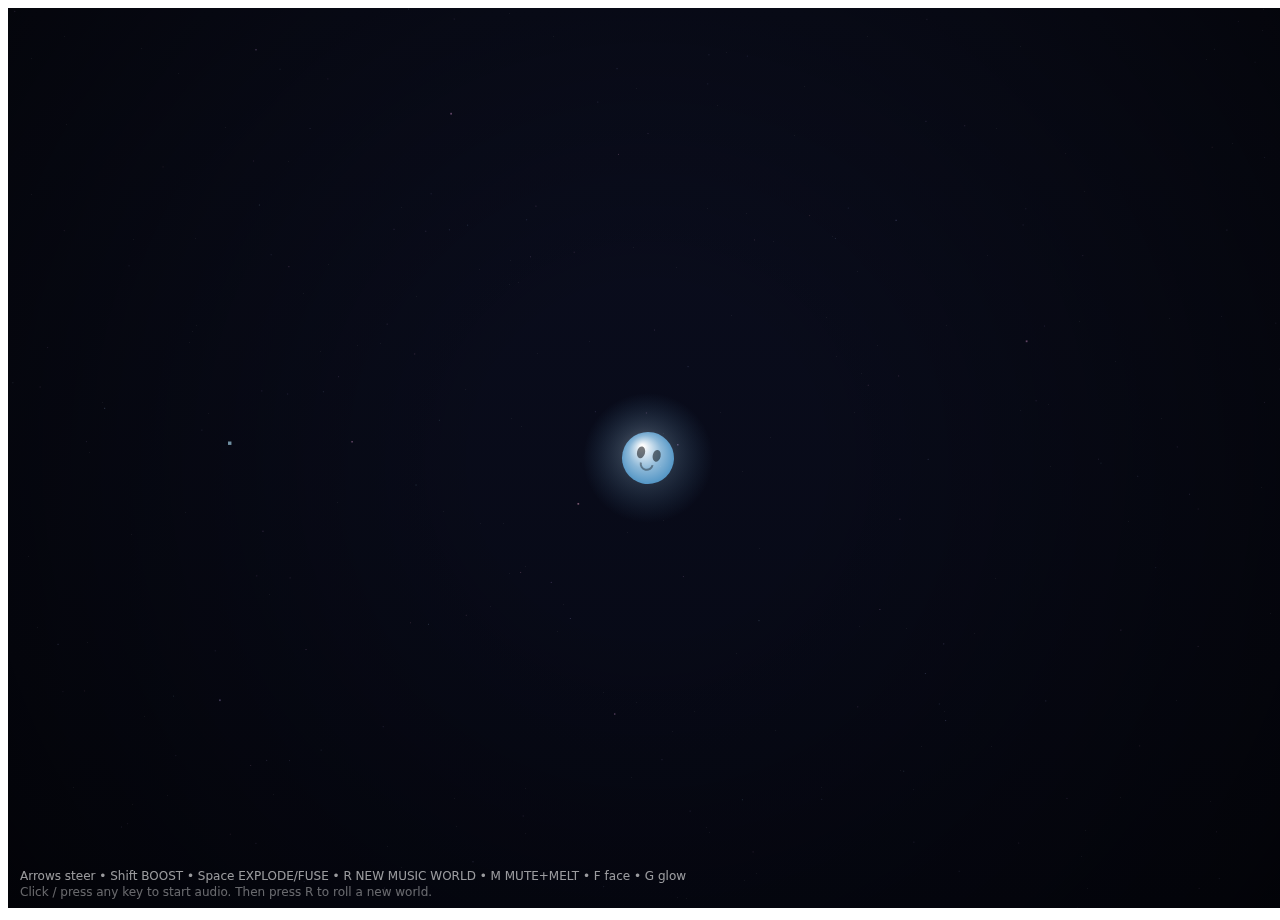
<file: boom.html>
<!doctype html><meta charset="utf-8">
<title>GIR ORB: BEAUTIFUL WORLDS</title>
<canvas id=c></canvas>
<script>
const C=c, X=C.getContext("2d");
let W,H,DPR=1; const K={};
onkeydown=e=>{K[e.key]=1;
  if(e.key===" "){e.preventDefault(); boomToggle();}
  if(e.key==="r"||e.key==="R"){e.preventDefault(); resetWorld();}
  if(e.key==="m"||e.key==="M"){e.preventDefault(); toggleMuteMelt();}
  if(e.key==="f"||e.key==="F"){showFace^=1; K.f=K.F=0;}
  if(e.key==="g"||e.key==="G"){pretty.glow = pretty.glow?0:1; K.g=K.G=0;}
};
onkeyup=e=>K[e.key]=0;
function rs(){DPR=devicePixelRatio||1;W=innerWidth;H=innerHeight;
  C.width=W*DPR;C.height=H*DPR;C.style.width=W+"px";C.style.height=H+"px";
  X.setTransform(DPR,0,0,DPR,0,0)
}
onresize=rs; rs();

/* ====== pretty knobs ====== */
const pretty={
  glow:1,
  // global brightness caps
  starAlpha:0.45,
  vignette:0.75,
  grain:0.055,
  // lava palette (soft iridescent)
  lavaHues:[18, 205, 280, 330], // peach, teal, lilac, rose
};

const orb={x:0,y:0,vx:0,vy:0,ang:0,w:0,panic:0,scream:0,alive:1};
let showFace=1, t=0;

// stars
const N=520, stars=[...Array(N)].map(()=>mkStar());
function mkStar(){return {x:(Math.random()*2-1)*1400,y:(Math.random()*2-1)*1400,z:Math.random()*1200+1,h:Math.random()*360};}

// explode/fuse
let mode="normal"; let shock=0, fuse=0;
const bits=[], dust=[];
function spawnDust(n){
  for(let i=0;i<n;i++){
    const a=Math.random()*Math.PI*2, r=60+Math.random()*Math.min(W,H)*0.55;
    dust.push({x:Math.cos(a)*r, y:Math.sin(a)*r, vx:0, vy:0, life:1});
  }
}
function boomToggle(){ if(mode==="normal") startExplode(); else if(mode==="explode") startFuse(); }
function startExplode(){
  mode="explode"; shock=1; fuse=0; orb.alive=0;
  bits.length=0; dust.length=0;
  const sp=Math.hypot(orb.vx,orb.vy), base=(sp*0.55+5);
  for(let i=0;i<200;i++){
    const a=Math.random()*Math.PI*2, v=base*(0.35+Math.random()*1.35);
    bits.push({x:0,y:0,vx:Math.cos(a)*v+orb.vx*0.35,vy:Math.sin(a)*v+orb.vy*0.35,
      r:0.7+Math.random()*1.8,h:180+Math.random()*120,life:1});
  }
  spawnDust(280);
  audioPoke(()=>drumCrash());
}
function startFuse(){
  mode="fuse"; fuse=0; shock=0.25;
  for(const b of bits){ b.vx*=0.22; b.vy*=0.22; }
  audioPoke(()=>drumReverseSuck());
}

const clamp=(v,a,b)=>v<a?a:v>b?b:v;
const lerp=(a,b,t)=>a+(b-a)*t;

/* ===== MUSIC WORLD (same engine, trimmed visuals only) ===== */
let AC=null, master=null, delay=null, delayGain=null, comp=null;
let musicOn=true, playing=false;
let seed=1, bpm=90, swing=0.58, barSteps=16, bars=2;
let patK=[], patS=[], patH=[], patB=[];
let scale=[0,3,5,7,10], root=46;
let nextNoteTime=0, step=0, schedTimer=null, worldLabel="";

function rng(){ seed|=0; seed ^= seed<<13; seed ^= seed>>>17; seed ^= seed<<5; return (seed>>>0)/4294967296; }
function pick(a){return a[(rng()*a.length)|0]}
function rint(a,b){return (a + (rng()*(b-a+1)|0))|0}
function rfloat(a,b){return a + rng()*(b-a)}
function ensureAudio(){
  if(AC) return;
  AC=new (window.AudioContext||window.webkitAudioContext)();
  master=AC.createGain(); master.gain.value=0.85;
  comp=AC.createDynamicsCompressor();
  comp.threshold.value=-18; comp.knee.value=20; comp.ratio.value=6; comp.attack.value=0.003; comp.release.value=0.15;
  delay=AC.createDelay(1.0);
  delayGain=AC.createGain(); delayGain.gain.value=0.18;
  const fb=AC.createGain(); fb.gain.value=0.32; delay.connect(fb); fb.connect(delay);
  const hp=AC.createBiquadFilter(); hp.type="highpass"; hp.frequency.value=220;
  master.connect(comp); comp.connect(hp); hp.connect(AC.destination);
  const send=AC.createGain(); send.gain.value=0.22;
  master.connect(send); send.connect(delay); delay.connect(delayGain); delayGain.connect(master);
}
function startMusic(){
  ensureAudio();
  if(AC.state==="suspended") AC.resume();
  if(playing) return;
  playing=true;
  nextNoteTime=AC.currentTime+0.05;
  step=0;
  schedTimer=setInterval(scheduler, 25);
}
function scheduler(){
  if(!playing) return;
  const lookahead=0.12;
  while(nextNoteTime < AC.currentTime + lookahead){
    scheduleStep(step, nextNoteTime);
    const spb=60/bpm, sps=spb/4;
    const swingOffset=(step%2? (swing-0.5)*sps : 0);
    nextNoteTime += sps + swingOffset;
    step=(step+1)%(barSteps*bars);
  }
}
function worldize(){
  seed=((Date.now() ^ (Math.random()*1e9))|0) || 1;
  bpm=rint(82,102);
  swing=rfloat(0.54,0.62);
  bars=pick([1,2,2,4]); barSteps=16;
  root=pick([41,43,46,48,50]);
  scale=pick([[0,3,5,7,10],[0,2,3,7,10],[0,3,5,8,10],[0,2,5,7,9]]);
  const L=barSteps*bars;
  patK=new Array(L).fill(0);
  patS=new Array(L).fill(0);
  patH=new Array(L).fill(0);
  patB=new Array(L).fill(null);

  for(let b=0;b<bars;b++){
    patS[b*16+4]=1; patS[b*16+12]=1;
    if(rng()<0.35) patS[b*16+14]=0.25;
  }
  for(let b=0;b<bars;b++){
    patK[b*16+0]=1;
    if(rng()<0.85) patK[b*16+8]=0.65;
    if(rng()<0.55) patK[b*16+10]=0.55;
    if(rng()<0.35) patK[b*16+3]=0.35;
    if(rng()<0.25) patK[b*16+13]=0.45;
  }
  for(let i=0;i<L;i++){
    const on8=(i%2===0);
    if(on8) patH[i]=0.5;
    if(rng()<0.16) patH[i]=0.25;
    if(rng()<0.12 && on8) patH[i]*=0.35;
  }
  for(let b=0;b<bars;b++) if(rng()<0.5) patH[b*16+15]=0.8;

  let lastDeg=pick([0,0,0,2,3,4]);
  for(let i=0;i<L;i+=2){
    if(rng()<0.55) lastDeg=clamp(lastDeg+pick([-1,0,1,2,-2]),0,scale.length-1);
    const octave=rng()<0.2?-12:0;
    const midi=root+scale[lastDeg]+octave;
    const gate=rng()<0.15?0:1;
    patB[i]=gate?{m:midi,v:rfloat(0.32,0.62)}:null;
    if(rng()<0.2) patB[i+1]={m:root+scale[pick([0,2,3,4])],v:rfloat(0.18,0.38)};
  }
  worldLabel=`WORLD ${(seed>>>0).toString(16)} • ${bpm} BPM • swing ${swing.toFixed(2)} • ${bars} bar`;
  ensureAudio();
  const spb=60/bpm;
  delay.delayTime.setValueAtTime(pick([spb/2, spb/3, spb/4, spb*0.75]), AC.currentTime);
}
function midiToHz(m){ return 440*Math.pow(2,(m-69)/12); }
function envGain(t,a,d,s,r,peak=1){
  const g=AC.createGain();
  g.gain.setValueAtTime(0,t);
  g.gain.linearRampToValueAtTime(peak,t+a);
  g.gain.linearRampToValueAtTime(peak*s,t+a+d);
  g.gain.linearRampToValueAtTime(0,t+a+d+r);
  return g;
}
function drumKick(t,v=1){
  const o=AC.createOscillator(); o.type="sine";
  const g=envGain(t,0.001,0.02,0.15,0.12,0.85*v);
  o.frequency.setValueAtTime(150,t);
  o.frequency.exponentialRampToValueAtTime(48,t+0.08);
  o.connect(g); g.connect(master);
  o.start(t); o.stop(t+0.2);
}
function drumSnare(t,v=1){
  const b=AC.createBuffer(1,(AC.sampleRate*0.11)|0,AC.sampleRate);
  const d=b.getChannelData(0);
  for(let i=0;i<d.length;i++){ const e=Math.exp(-i/980); d[i]=(Math.random()*2-1)*e; }
  const n=AC.createBufferSource(); n.buffer=b;
  const bp=AC.createBiquadFilter(); bp.type="bandpass"; bp.frequency.value=1700; bp.Q.value=0.9;
  const g=envGain(t,0.001,0.03,0.0,0.09,0.45*v);
  n.connect(bp); bp.connect(g); g.connect(master);
  n.start(t); n.stop(t+0.12);
}
function drumHat(t,v=0.6){
  const b=AC.createBuffer(1,(AC.sampleRate*0.03)|0,AC.sampleRate);
  const d=b.getChannelData(0);
  for(let i=0;i<d.length;i++) d[i]=(Math.random()*2-1)*Math.exp(-i/240);
  const n=AC.createBufferSource(); n.buffer=b;
  const hp=AC.createBiquadFilter(); hp.type="highpass"; hp.frequency.value=6500;
  const g=envGain(t,0.001,0.008,0.0,0.02,0.16*v);
  n.connect(hp); hp.connect(g); g.connect(master);
  n.start(t); n.stop(t+0.04);
}
function bassNote(t,hz,v=0.6,dur=0.12){
  const o=AC.createOscillator(); o.type=pick(["triangle","sawtooth"]);
  const lp=AC.createBiquadFilter(); lp.type="lowpass"; lp.frequency.value=800; lp.Q.value=0.7;
  const g=envGain(t,0.002,0.03,0.25,0.11,0.32*v);
  o.frequency.setValueAtTime(hz,t);
  o.frequency.exponentialRampToValueAtTime(hz*0.985,t+dur);
  o.connect(lp); lp.connect(g); g.connect(master);
  o.start(t); o.stop(t+dur+0.12);
}
function drumCrash(){ if(!AC) return; const t0=AC.currentTime+0.01; for(let i=0;i<5;i++) drumHat(t0+i*0.012,1.0-(i*0.16)); }
function drumReverseSuck(){
  if(!AC) return;
  const t0=AC.currentTime+0.01;
  const b=AC.createBuffer(1,(AC.sampleRate*0.22)|0,AC.sampleRate);
  const d=b.getChannelData(0);
  for(let i=0;i<d.length;i++){ const e=i/d.length; d[i]=(Math.random()*2-1)*e*e; }
  const n=AC.createBufferSource(); n.buffer=b;
  const lp=AC.createBiquadFilter(); lp.type="lowpass"; lp.frequency.value=1100;
  const g=AC.createGain();
  g.gain.setValueAtTime(0,t0);
  g.gain.linearRampToValueAtTime(0.25,t0+0.16);
  g.gain.linearRampToValueAtTime(0,t0+0.22);
  n.connect(lp); lp.connect(g); g.connect(master);
  n.start(t0); n.stop(t0+0.23);
}
function scheduleStep(i,t1){
  const k=patK[i], s=patS[i], h=patH[i], b=patB[i];
  if(k) drumKick(t1,k);
  if(s) drumSnare(t1,s);
  if(h) drumHat(t1,h);
  if(b) bassNote(t1,midiToHz(b.m),b.v,0.10+(rng()*0.08));
}
function audioPoke(fn){ if(!AC) return; if(AC.state==="suspended") AC.resume(); fn && fn(); }
function resetWorld(){
  orb.x=orb.y=orb.vx=orb.vy=orb.w=0;
  ensureAudio(); startMusic(); worldize();
  audioPoke(()=>{const t0=AC.currentTime+0.02; drumKick(t0,1); drumSnare(t0+60/bpm/2,0.6);});
}

/* ===== MELT (now: “iridescent ink”, not nuclear lava) ===== */
let melt=0, meltTarget=0;
const lava=[];
function lavaHue(){ return pretty.lavaHues[(Math.random()*pretty.lavaHues.length)|0] + (Math.random()*16-8); }
function spawnLava(n){
  for(let i=0;i<n;i++){
    const a=Math.random()*Math.PI*2;
    const r=6+Math.random()*18;
    const x=Math.cos(a)*(8+Math.random()*16);
    const y=Math.sin(a)*(6+Math.random()*10) + (Math.random()*10);
    const vx=(Math.random()*2-1)*0.45;
    const vy=0.45+Math.random()*1.25;
    lava.push({x,y,vx,vy,r,life:1,h:lavaHue()});
  }
}
function toggleMuteMelt(){
  ensureAudio(); startMusic();
  musicOn=!musicOn;
  master.gain.value = musicOn ? 0.85 : 0.0;

  meltTarget = musicOn ? 0 : 1;
  if(meltTarget>0.5){ spawnLava(18); audioPoke(()=>drumSnare(AC.currentTime+0.01,0.55)); }
  else { audioPoke(()=>drumKick(AC.currentTime+0.01,0.75)); }
}

/* unlock audio */
addEventListener("pointerdown", ()=>{ ensureAudio(); startMusic(); if(!worldLabel) worldize(); }, {once:true});
addEventListener("keydown", ()=>{ ensureAudio(); startMusic(); if(!worldLabel) worldize(); }, {once:true});

/* ===== pretty post effects ===== */
function vignette(){
  const g=X.createRadialGradient(W/2,H/2, Math.min(W,H)*0.18, W/2,H/2, Math.max(W,H)*0.72);
  g.addColorStop(0,"rgba(0,0,0,0)");
  g.addColorStop(1,`rgba(0,0,0,${pretty.vignette})`);
  X.fillStyle=g; X.fillRect(0,0,W,H);
}
function grain(){
  const a=pretty.grain;
  X.fillStyle=`rgba(255,255,255,${a})`;
  for(let i=0;i<140;i++){
    const x=(Math.random()*W)|0, y=(Math.random()*H)|0;
    X.fillRect(x,y,1,1);
  }
}

/* ===== MAIN LOOP ===== */
function loop(){
  requestAnimationFrame(loop);
  t+=0.016;

  // melt tween
  melt = lerp(melt, meltTarget, 0.055);
  const melting = melt > 0.02;

  // movement
  if(mode==="normal"){
    const ax=(K.ArrowRight?1:0)-(K.ArrowLeft?1:0);
    const ay=(K.ArrowDown?1:0)-(K.ArrowUp?1:0);
    const boost=K.Shift?1:0;
    const a=0.22*(1+0.9*boost);
    orb.vx+=ax*a; orb.vy+=ay*a;
    orb.vx*=0.985; orb.vy*=0.985;

    const sp=Math.hypot(orb.vx,orb.vy);
    if(!melting){
      orb.panic += (sp<0.15 ? 0.08 : -0.12);
      orb.panic=clamp(orb.panic,0,1);
    } else orb.panic*=0.9;

    orb.w += (ax*0.04 + Math.sin(t*2.7)*0.003) * (0.6+sp*0.12);
    orb.w*=0.92; orb.ang+=orb.w;

    orb.x+=orb.vx; orb.y+=orb.vy;
    if(boost && (ax||ay||sp>0.2)) orb.scream = Math.min(1, orb.scream+0.12);
    else orb.scream*=0.88;
  } else {
    orb.x+=orb.vx; orb.y+=orb.vy;
    orb.vx*=0.995; orb.vy*=0.995;
    orb.ang+=orb.w; orb.w*=0.98;
    orb.panic*=0.97; orb.scream*=0.92;
  }

  // background: soft dusk
  const breathe=0.5+0.5*Math.sin(t*0.6);
  const bg=X.createLinearGradient(0,0,0,H);
  bg.addColorStop(0,`rgb(${8+5*breathe|0},${10+7*breathe|0},${22+14*breathe|0})`);
  bg.addColorStop(1,`rgb(${4+4*breathe|0},${5+5*breathe|0},${14+10*breathe|0})`);
  X.fillStyle=bg; X.fillRect(0,0,W,H);

  // stars: dimmer, softer
  const sp=Math.hypot(orb.vx,orb.vy);
  const warp=(mode==="explode"?shock:mode==="fuse"?(0.2+0.8*fuse):0);
  for(const s of stars){
    s.z-= (6+sp*1.6);
    if(s.z<2){Object.assign(s,mkStar()); s.z=1200;}
    const k=520/s.z;
    const dx=(s.x-orb.x), dy=(s.y-orb.y);
    const sw=warp*0.0011*(1+300/s.z);
    const rx = dx*Math.cos(sw*dy) - dy*Math.sin(sw*dx);
    const ry = dx*Math.sin(sw*dy) + dy*Math.cos(sw*dx);
    const px=W/2+rx*k, py=H/2+ry*k;
    if(px<-10||py<-10||px>W+10||py>H+10) continue;
    const sz=Math.max(1,k*(1.1+sp*0.02));
    const hue=(s.h*0.4 + 200 + warp*40)%360;
    X.fillStyle=`hsla(${hue},55%,75%,${pretty.starAlpha*(0.18+0.62*k)})`;
    X.fillRect(px,py,sz,sz);
  }

  // explode/fuse sim
  const ox=W/2, oy=H/2;
  if(mode==="explode"){
    shock*=0.92;
    for(const b of bits){ b.x+=b.vx; b.y+=b.vy; b.vx*=0.985; b.vy*=0.985; b.life*=0.992; }
    for(const d of dust){
      const rr=Math.hypot(d.x,d.y)||1, push=0.6+5*shock;
      d.vx+=(d.x/rr)*push*(0.018+Math.random()*0.01);
      d.vy+=(d.y/rr)*push*(0.018+Math.random()*0.01);
      d.x+=d.vx; d.y+=d.vy; d.vx*=0.97; d.vy*=0.97; d.life*=0.994;
    }
    if(shock<0.04) startFuse();
  }
  if(mode==="fuse"){
    fuse=clamp(fuse+0.012,0,1);
    for(const b of bits){
      const dx=-b.x, dy=-b.y, rr=Math.hypot(dx,dy)||1;
      const pull=(0.16+1.6*fuse);
      b.vx+=(dx/rr)*pull; b.vy+=(dy/rr)*pull;
      b.x+=b.vx; b.y+=b.vy; b.vx*=0.84; b.vy*=0.84;
      b.life=Math.min(1,b.life+0.01*fuse);
    }
    for(const d of dust){
      const dx=-d.x, dy=-d.y, rr=Math.hypot(dx,dy)||1;
      const pull=(0.07+1.2*fuse);
      d.vx+=(dx/rr)*pull*(0.35+0.4*Math.random());
      d.vy+=(dy/rr)*pull*(0.35+0.4*Math.random());
      d.x+=d.vx; d.y+=d.vy; d.vx*=0.86; d.vy*=0.86; d.life*=0.992;
    }
    if(fuse>0.98){ mode="normal"; orb.alive=1; bits.length=0; dust.length=0; orb.panic=0; orb.scream=0.25; }
  }

  // draw explode/fuse (soft, not blinding)
  if(mode!=="normal"){
    const hueBase=(210 + (mode==="fuse"?fuse:1-shock)*40)%360;
    const ring=(mode==="explode"?(1-shock):fuse);
    X.save(); X.translate(ox,oy);
    if(pretty.glow) X.globalCompositeOperation="screen";
    X.strokeStyle=`hsla(${hueBase},55%,78%,${0.22*(mode==="explode"?shock:(1-fuse))})`;
    X.lineWidth=1.5+5*(mode==="explode"?shock:(1-fuse));
    X.beginPath(); X.arc(0,0,50+ring*240,0,Math.PI*2); X.stroke();

    for(const d of dust){
      const a=clamp(d.life,0,1);
      X.fillStyle=`hsla(${hueBase+20},45%,82%,${0.035*a})`;
      X.beginPath(); X.arc(d.x,d.y,0.9+Math.random()*1.6,0,Math.PI*2); X.fill();
    }
    for(const b of bits){
      const a=clamp(b.life,0,1);
      X.fillStyle=`hsla(${(b.h*0.35+hueBase)%360},55%,72%,${0.06+0.18*a})`;
      X.beginPath(); X.arc(b.x,b.y,b.r*(1+0.4*(mode==="fuse"?fuse:0)),0,Math.PI*2); X.fill();
    }
    X.restore(); X.globalCompositeOperation="source-over";
  }

  // lava drips: slow + silky
  if(melting || lava.length){
    const g=0.05 + 0.08*melt;
    for(let i=lava.length-1;i>=0;i--){
      const p=lava[i];
      p.vy += g*(0.7+Math.random()*0.3);
      p.vx += Math.sin(t*2.4 + p.x*0.025)*0.02;
      p.x += p.vx; p.y += p.vy;
      p.vx *= 0.988; p.vy *= 0.994;
      p.r *= 0.998;
      p.life *= 0.992;
      if(p.y>H*0.55 || p.life<0.05 || p.r<0.25) lava.splice(i,1);
    }
    if(meltTarget>0.5 && melt>0.35 && Math.random()<0.18) spawnLava(1);
  }

  // draw orb (normal vs melting)
  if(mode==="normal" && orb.alive){
    const R=26;
    const squish=1+Math.min(0.2,sp*0.035), sx=squish, sy=1/squish;

    const coolHue=(205 + sp*10)%360;
    const inkHue = lavaHue();
    const hue = (1-melt)*coolHue + melt*inkHue;

    X.save(); X.translate(ox,oy); X.rotate(orb.ang*0.55);

    if(melting){
      // “ink bloom” blobs (screen blend but gentle)
      if(pretty.glow) X.globalCompositeOperation="screen";
      X.shadowColor=`hsla(${hue},55%,70%,0.45)`;
      X.shadowBlur=10+18*melt;

      const blobN = 6 + (melt*7|0);
      const spread = 10 + 24*melt;
      for(let i=0;i<blobN;i++){
        const a=i*(Math.PI*2/blobN) + Math.sin(t*1.2+i)*0.6*melt;
        const rr = R*(0.55 + 0.35*Math.sin(t*1.6+i)*melt) * (0.65+0.4*Math.random());
        const bx = Math.cos(a)*spread*(0.35+Math.random()*0.65);
        const by = Math.sin(a)*spread*(0.25+Math.random()*0.75) + (melt*14*Math.random());
        const g = X.createRadialGradient(bx-4,by-6,2,bx,by,rr*2.4);
        g.addColorStop(0,`hsla(${(hue+8)%360},45%,92%,0.55)`);
        g.addColorStop(0.45,`hsla(${(hue+2)%360},55%,70%,0.35)`);
        g.addColorStop(1,`hsla(${(hue-6)%360},55%,50%,0)`);
        X.fillStyle=g;
        X.beginPath(); X.arc(bx,by,rr*2.4,0,Math.PI*2); X.fill();
      }

      // core
      X.globalCompositeOperation="source-over";
      const core = X.createRadialGradient(-6,-8,2,0,0,R*(1.35+0.5*melt));
      core.addColorStop(0,"rgba(255,255,255,0.92)");
      core.addColorStop(0.4,`hsla(${hue},60%,68%,0.85)`);
      core.addColorStop(1,`hsla(${(hue-8)%360},55%,45%,0.9)`);
      X.fillStyle=core;
      X.beginPath(); X.ellipse(0, 5*melt, R*(1+0.35*melt), R*(1-0.25*melt), 0, 0, Math.PI*2); X.fill();

      // face dissolves softly
      if(showFace && melt<0.55){
        const fade=(1 - melt/0.55);
        const blink=(Math.sin(t*10)>0.6)?0.2:1;
        X.fillStyle=`rgba(10,12,18,${0.45*fade})`;
        X.beginPath(); X.ellipse(-8,-4,4,6*blink,0,0,Math.PI*2); X.fill();
        X.beginPath(); X.ellipse( 8,-4,4,6*blink,0,0,Math.PI*2); X.fill();
        X.strokeStyle=`rgba(10,12,18,${0.35*fade})`; X.lineWidth=2;
        X.beginPath(); X.arc(0,6,6,0,Math.PI,false); X.stroke();
      }

    } else {
      // normal orb: toned glow
      X.scale(sx,sy);

      if(pretty.glow){
        X.globalCompositeOperation="screen";
        const aura=X.createRadialGradient(-6,-6,6,0,0,R*2.5);
        aura.addColorStop(0,`hsla(${hue},55%,92%,0.35)`);
        aura.addColorStop(0.35,`hsla(${hue},55%,74%,0.22)`);
        aura.addColorStop(1,`hsla(${hue},55%,55%,0)`);
        X.fillStyle=aura; X.beginPath(); X.arc(0,0,R*2.5,0,Math.PI*2); X.fill();
        X.globalCompositeOperation="source-over";
      }

      const core=X.createRadialGradient(-8,-10,2,0,0,R*1.2);
      core.addColorStop(0,"rgba(255,255,255,0.98)");
      core.addColorStop(0.5,`hsla(${hue},55%,72%,0.95)`);
      core.addColorStop(1,`hsla(${hue},50%,50%,1)`);
      X.fillStyle=core; X.beginPath(); X.arc(0,0,R,0,Math.PI*2); X.fill();

      if(showFace){
        const blink=(orb.panic>0.65 && (Math.sin(t*18)>0.6))?0.15:1;
        X.fillStyle="rgba(10,12,18,0.55)";
        X.beginPath(); X.ellipse(-8,-4,4,6*blink,0,0,Math.PI*2); X.fill();
        X.beginPath(); X.ellipse( 8,-4,4,6*blink,0,0,Math.PI*2); X.fill();
        X.strokeStyle="rgba(10,12,18,0.4)"; X.lineWidth=2;
        X.beginPath(); X.arc(0,6,6,0,Math.PI,false); X.stroke();
      }
    }
    X.restore();
  }

  // draw lava drips (gentle)
  if(lava.length){
    X.save(); X.translate(ox,oy);
    if(pretty.glow) X.globalCompositeOperation="screen";
    for(const p of lava){
      const a=clamp(p.life,0,1)*0.65;
      const g=X.createRadialGradient(p.x-3,p.y-5,2,p.x,p.y,p.r*3.4);
      g.addColorStop(0,`hsla(${p.h},45%,92%,${0.35*a})`);
      g.addColorStop(0.5,`hsla(${(p.h+6)%360},55%,68%,${0.22*a})`);
      g.addColorStop(1,`hsla(${(p.h-10)%360},55%,52%,0)`);
      X.fillStyle=g;
      X.beginPath(); X.arc(p.x,p.y,p.r*3.4,0,Math.PI*2); X.fill();
    }
    X.restore(); X.globalCompositeOperation="source-over";
  }

  // post effects
  vignette();
  grain();

  // HUD
  X.fillStyle="rgba(255,255,255,0.6)";
  X.font="12px system-ui,Segoe UI,Arial";
  X.fillText("Arrows steer • Shift BOOST • Space EXPLODE/FUSE • R NEW MUSIC WORLD • M MUTE+MELT • F face • G glow",12,H-28);
  X.fillStyle="rgba(255,255,255,0.4)";
  X.fillText(worldLabel || "Click / press any key to start audio. Then press R to roll a new world.",12,H-12);
}
loop();
</script>
</file>
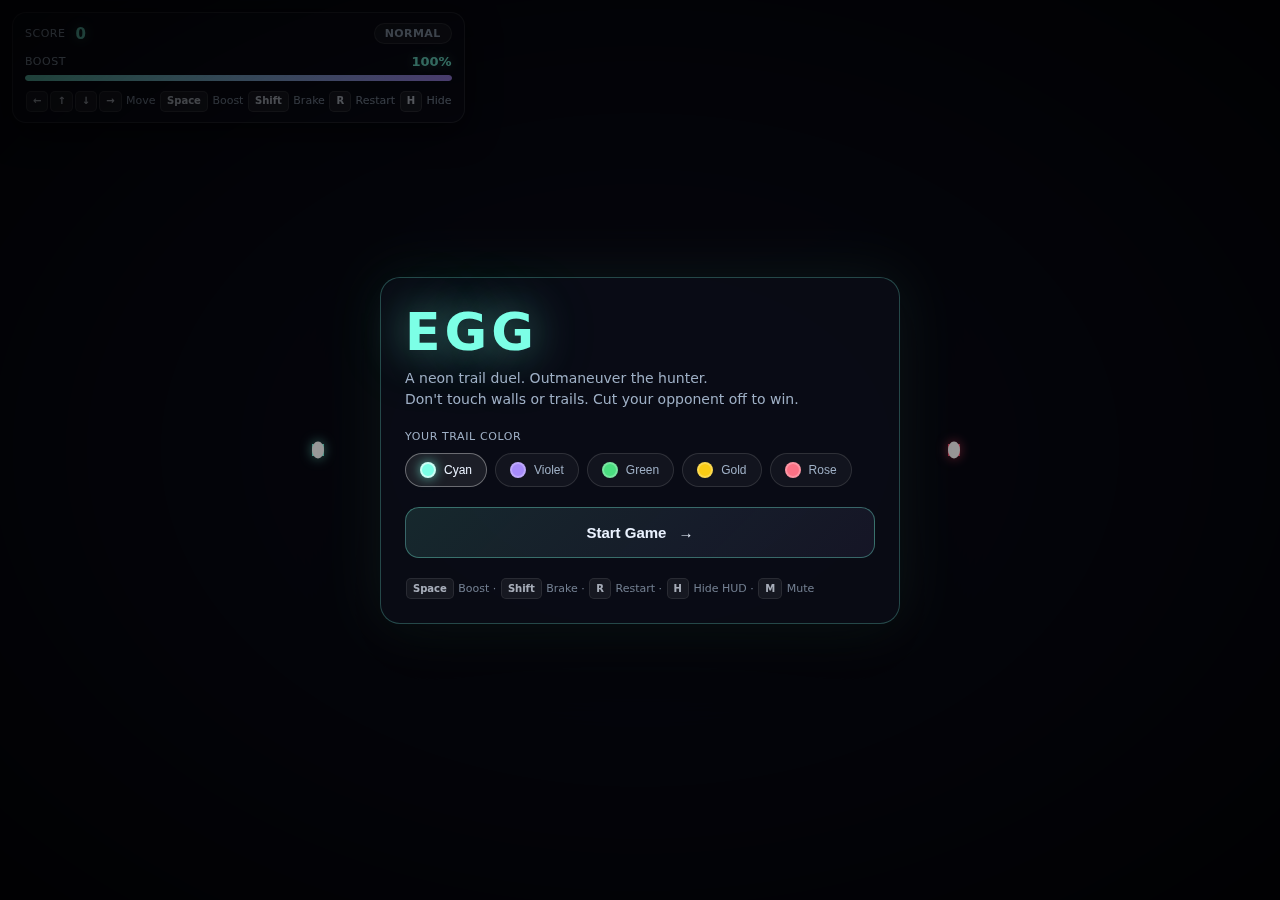
<file: egg.html>
<!DOCTYPE html>
<html lang="en">
<head>
<meta charset="UTF-8" />
<meta name="viewport" content="width=device-width,initial-scale=1,maximum-scale=1,user-scalable=no" />
<title>EGG</title>
<style>
  :root{
    --bg:#070812;
    --hud:rgba(10,12,22,.78);
    --panel:rgba(10,12,22,.92);
    --text:#eaf2ff;
    --muted:#9fb0c6;
    --accent:#7cffe6;
    --boost:#a78bfa;
    --opp:#ff4d6d;
    --glass-border:rgba(255,255,255,.10);
  }
  *{box-sizing:border-box}
  html,body{margin:0;height:100%;background:var(--bg);overflow:hidden;font-family:system-ui,-apple-system,Segoe UI,Roboto,Inter,Arial,sans-serif}
  canvas{display:block;width:100vw;height:100vh}

  /* ═══════════════════════════════════════════════════════════════
     HUD
     ═══════════════════════════════════════════════════════════════ */
  .hud{
    position:fixed;top:12px;left:12px;z-index:10;
    color:var(--text);font-size:13px;
    background:var(--hud);
    border:1px solid var(--glass-border);
    border-radius:14px;
    padding:10px 12px;
    min-width:220px;
    box-shadow:0 8px 32px rgba(0,0,0,.5);
    backdrop-filter:blur(12px);
    transition:opacity .2s ease, transform .2s ease;
  }
  .hud.hidden{opacity:0;pointer-events:none;transform:translateY(-8px)}

  .hudTop{display:flex;align-items:center;justify-content:space-between;gap:12px}
  .row{display:flex;align-items:center;justify-content:space-between;gap:10px;margin:4px 0}
  .label{color:var(--muted);font-size:11px;text-transform:uppercase;letter-spacing:.5px}
  .value{font-weight:700;font-size:15px;color:var(--accent);text-shadow:0 0 12px rgba(124,255,230,.4)}

  .bar{
    height:6px;border-radius:999px;
    background:rgba(255,255,255,.08);
    overflow:hidden;
    margin-top:6px;
    position:relative;
  }
  .bar > div{
    height:100%;width:100%;
    background:linear-gradient(90deg,var(--accent),var(--boost));
    border-radius:999px;
    transition:width .1s linear, opacity .15s ease;
    box-shadow:0 0 8px rgba(124,255,230,.3);
  }
  .bar.boosting > div{
    box-shadow:0 0 16px rgba(124,255,230,.7), 0 0 24px rgba(167,139,250,.5);
  }
  .bar.low > div{
    background:linear-gradient(90deg,var(--opp),#ff9ab0);
    box-shadow:0 0 12px rgba(255,77,109,.6);
  }

  .chip{
    display:inline-flex;align-items:center;gap:5px;
    padding:3px 10px;border-radius:999px;
    border:1px solid var(--glass-border);
    background:rgba(255,255,255,.05);
    color:var(--muted);
    font-size:11px;font-weight:600;
    text-transform:uppercase;letter-spacing:.4px;
  }
  .chip.killer{
    border-color:rgba(255,77,109,.35);
    color:var(--opp);
    animation:chipPulse 2s ease-in-out infinite;
  }
  @keyframes chipPulse{
    0%,100%{box-shadow:0 0 0 rgba(255,77,109,0)}
    50%{box-shadow:0 0 12px rgba(255,77,109,.3)}
  }

  .hudHint{margin-top:10px;color:var(--muted);font-size:11px;line-height:1.45;opacity:.8}
  .kbd{
    display:inline-block;padding:2px 6px;border-radius:5px;
    background:rgba(255,255,255,.08);
    border:1px solid rgba(255,255,255,.12);
    font-size:10px;font-weight:600;color:var(--text);
    margin:0 1px;
  }

  /* ═══════════════════════════════════════════════════════════════
     OVERLAYS + PANELS
     ═══════════════════════════════════════════════════════════════ */
  .overlay{
    position:fixed;inset:0;
    display:flex;align-items:center;justify-content:center;z-index:30;
    background:radial-gradient(ellipse at center, rgba(0,0,0,.15), rgba(0,0,0,.82));
    opacity:1;
    transition:opacity .25s ease;
  }
  .overlay[style*="display: none"]{opacity:0}

  .panel{
    width:min(520px, calc(100vw - 32px));
    background:var(--panel);
    border:1px solid var(--glass-border);
    border-radius:20px;
    padding:24px;
    box-shadow:0 24px 80px rgba(0,0,0,.65);
    animation:panelIn .35s cubic-bezier(.2,.9,.3,1) forwards;
  }
  @keyframes panelIn{
    0%{opacity:0;transform:scale(.94) translateY(12px)}
    100%{opacity:1;transform:scale(1) translateY(0)}
  }

  .title{margin:0 0 4px;font-weight:900;font-size:18px;letter-spacing:.3px;color:var(--text)}
  .sub{margin:0 0 16px;color:var(--muted);font-size:13px;line-height:1.5}

  .grid{display:grid;grid-template-columns:repeat(2, 1fr);gap:10px}
  @media (max-width:520px){.grid{grid-template-columns:1fr}}

  /* ═══════════════════════════════════════════════════════════════
     BUTTONS
     ═══════════════════════════════════════════════════════════════ */
  .btn{
    text-align:left;padding:14px 16px;border-radius:14px;
    border:1px solid var(--glass-border);
    background:rgba(255,255,255,.04);
    color:var(--text);cursor:pointer;user-select:none;
    transition:transform .1s ease, background .15s ease, box-shadow .15s ease, border-color .15s ease;
  }
  .btn:hover{
    background:rgba(255,255,255,.08);
    transform:translateY(-1px);
    box-shadow:0 4px 16px rgba(0,0,0,.3);
  }
  .btn:active{transform:scale(.98) translateY(0)}
  .btn .name{font-weight:800;font-size:14px}
  .btn .desc{margin-top:5px;color:var(--muted);font-size:12px;line-height:1.4}

  /* ═══════════════════════════════════════════════════════════════
     START SCREEN
     ═══════════════════════════════════════════════════════════════ */
  .panel.start{
    border-color:rgba(124,255,230,.25);
    box-shadow:0 0 60px rgba(124,255,230,.08), 0 24px 80px rgba(0,0,0,.65);
  }
  .panel.start .gameTitle{
    font-size:52px;
    font-weight:900;
    letter-spacing:4px;
    color:var(--accent);
    text-shadow:0 0 40px rgba(124,255,230,.5), 0 0 80px rgba(124,255,230,.25);
    margin:0 0 6px;
    animation:titleGlow 3s ease-in-out infinite;
  }
  @keyframes titleGlow{
    0%,100%{text-shadow:0 0 40px rgba(124,255,230,.5), 0 0 80px rgba(124,255,230,.25)}
    50%{text-shadow:0 0 50px rgba(124,255,230,.7), 0 0 100px rgba(124,255,230,.35)}
  }
  .panel.start .tagline{
    color:var(--muted);
    font-size:14px;
    margin:0 0 20px;
    line-height:1.5;
  }

  .startBtn{
    width:100%;
    padding:16px 20px;
    border-radius:14px;
    border:1px solid rgba(124,255,230,.35);
    background:linear-gradient(135deg, rgba(124,255,230,.12), rgba(167,139,250,.08));
    color:var(--text);
    cursor:pointer;
    font-size:15px;
    font-weight:700;
    text-align:center;
    transition:all .15s ease;
  }
  .startBtn:hover{
    background:linear-gradient(135deg, rgba(124,255,230,.22), rgba(167,139,250,.15));
    border-color:rgba(124,255,230,.55);
    box-shadow:0 0 24px rgba(124,255,230,.2);
    transform:translateY(-2px);
  }
  .startBtn:active{transform:scale(.98)}
  .startBtn .arrow{
    display:inline-block;
    margin-left:8px;
    transition:transform .15s ease;
  }
  .startBtn:hover .arrow{transform:translateX(4px)}

  /* ═══════════════════════════════════════════════════════════════
     COLOR PICKER
     ═══════════════════════════════════════════════════════════════ */
  .colorSection{margin:20px 0}
  .colorLabel{
    color:var(--muted);
    font-size:11px;
    text-transform:uppercase;
    letter-spacing:.6px;
    margin-bottom:10px;
  }
  .colorRow{display:flex;gap:8px;flex-wrap:wrap}
  .colorPick{
    display:inline-flex;align-items:center;gap:8px;
    padding:8px 14px;border-radius:999px;
    border:1px solid rgba(255,255,255,.12);
    background:rgba(255,255,255,.04);
    color:var(--muted);
    font-size:12px;font-weight:500;
    cursor:pointer;user-select:none;
    transition:all .12s ease;
  }
  .colorPick:hover{
    background:rgba(255,255,255,.08);
    border-color:rgba(255,255,255,.25);
  }
  .colorPick:active{transform:scale(.97)}
  .swatch{
    width:16px;height:16px;border-radius:50%;
    border:2px solid rgba(255,255,255,.25);
    box-shadow:0 0 0 rgba(0,0,0,0);
    transition:all .15s ease;
  }
  .colorPick.selected{
    background:rgba(255,255,255,.08);
    border-color:rgba(255,255,255,.35);
    color:var(--text);
  }
  .colorPick.selected .swatch{
    border-color:rgba(255,255,255,.6);
    box-shadow:0 0 12px var(--glow-color, rgba(124,255,230,.6));
  }

  .footer{margin-top:20px;color:var(--muted);font-size:11px;line-height:1.5;opacity:.7}

  /* ═══════════════════════════════════════════════════════════════
     DIFFICULTY PICKER
     ═══════════════════════════════════════════════════════════════ */
  #pickOverlay .panel{
    border-color:rgba(167,139,250,.2);
  }
  #pickOverlay .title{
    color:var(--text);
    font-size:20px;
  }
  #pickOverlay .sub{
    display:flex;align-items:center;gap:10px;flex-wrap:wrap;
  }
  .dangerChip{
    display:inline-flex;align-items:center;gap:5px;
    padding:4px 10px;border-radius:999px;
    background:rgba(255,77,109,.15);
    border:1px solid rgba(255,77,109,.35);
    color:var(--opp);
    font-size:11px;font-weight:700;
    text-transform:uppercase;letter-spacing:.3px;
  }
  .dangerChip .dot{
    width:6px;height:6px;border-radius:50%;
    background:var(--opp);
    box-shadow:0 0 8px var(--opp);
    animation:dotPulse 1.5s ease-in-out infinite;
  }
  @keyframes dotPulse{
    0%,100%{opacity:.6}
    50%{opacity:1}
  }
  .danger{color:var(--opp);font-weight:700}

  /* Difficulty button variants */
  .btn.diff{
    position:relative;
    overflow:hidden;
  }
  .btn.diff::before{
    content:'';
    position:absolute;
    inset:0;
    opacity:0;
    transition:opacity .2s ease;
  }
  .btn.diff:hover::before{opacity:1}

  .btn.diff.easy{
    border-color:rgba(124,255,230,.25);
    background:linear-gradient(135deg, rgba(124,255,230,.08), transparent);
  }
  .btn.diff.easy:hover{border-color:rgba(124,255,230,.45)}
  .btn.diff.easy .name{color:var(--accent)}

  .btn.diff.normal{
    border-color:rgba(159,176,198,.25);
    background:linear-gradient(135deg, rgba(159,176,198,.06), transparent);
  }
  .btn.diff.normal:hover{border-color:rgba(159,176,198,.4)}
  .btn.diff.normal .name{color:var(--text)}

  .btn.diff.hard{
    border-color:rgba(167,139,250,.3);
    background:linear-gradient(135deg, rgba(167,139,250,.1), transparent);
  }
  .btn.diff.hard:hover{border-color:rgba(167,139,250,.5)}
  .btn.diff.hard .name{color:var(--boost)}

  .btn.diff.killer{
    border-color:rgba(255,77,109,.35);
    background:linear-gradient(135deg, rgba(255,77,109,.12), rgba(255,77,109,.04));
    animation:killerGlow 2.5s ease-in-out infinite;
  }
  .btn.diff.killer:hover{
    border-color:rgba(255,77,109,.6);
    box-shadow:0 0 30px rgba(255,77,109,.25);
  }
  .btn.diff.killer .name{color:var(--opp)}
  @keyframes killerGlow{
    0%,100%{box-shadow:0 0 0 rgba(255,77,109,0)}
    50%{box-shadow:0 0 20px rgba(255,77,109,.15)}
  }

  /* ═══════════════════════════════════════════════════════════════
     GAME OVER
     ═══════════════════════════════════════════════════════════════ */
  #flash{
    position:fixed;inset:0;pointer-events:none;z-index:40;
    opacity:0;
  }
  #flash.win{background:radial-gradient(ellipse at center, rgba(124,255,230,.25), transparent 70%);animation:flash 500ms ease-out}
  #flash.lose{background:radial-gradient(ellipse at center, rgba(255,77,109,.28), transparent 70%);animation:flash 600ms ease-out}
  #flash.draw{background:radial-gradient(ellipse at center, rgba(167,139,250,.25), transparent 70%);animation:flash 550ms ease-out}
  @keyframes flash{
    0%{opacity:0}
    15%{opacity:1}
    100%{opacity:0}
  }

  #gameOver .panel{
    text-align:center;
    max-width:400px;
  }
  .panel.win{
    border-color:rgba(124,255,230,.35);
    box-shadow:0 0 60px rgba(124,255,230,.12), 0 24px 80px rgba(0,0,0,.6);
  }
  .panel.lose{
    border-color:rgba(255,77,109,.35);
    box-shadow:0 0 60px rgba(255,77,109,.12), 0 24px 80px rgba(0,0,0,.6);
  }
  .panel.draw{
    border-color:rgba(167,139,250,.35);
    box-shadow:0 0 60px rgba(167,139,250,.12), 0 24px 80px rgba(0,0,0,.6);
  }

  .title.big{
    font-size:32px;
    letter-spacing:1px;
    margin-bottom:8px;
    animation:titlePop .4s cubic-bezier(.2,.9,.3,1);
  }
  @keyframes titlePop{
    0%{opacity:0;transform:scale(.8)}
    100%{opacity:1;transform:scale(1)}
  }
  .title.winText{color:var(--accent);text-shadow:0 0 30px rgba(124,255,230,.5)}
  .title.loseText{color:var(--opp);text-shadow:0 0 30px rgba(255,77,109,.5)}
  .title.drawText{color:var(--boost);text-shadow:0 0 30px rgba(167,139,250,.5)}

  .finalScore{
    font-size:48px;
    font-weight:900;
    color:var(--text);
    margin:16px 0;
    text-shadow:0 0 20px rgba(255,255,255,.2);
  }
  .finalLabel{
    font-size:11px;
    color:var(--muted);
    text-transform:uppercase;
    letter-spacing:1px;
    margin-bottom:4px;
  }

  .restartHint{
    margin-top:20px;
    padding:12px 16px;
    border-radius:10px;
    background:rgba(255,255,255,.04);
    border:1px solid var(--glass-border);
    color:var(--muted);
    font-size:13px;
  }
  .restartHint .kbd{
    background:rgba(255,255,255,.12);
    color:var(--accent);
  }

</style>
</head>
<body>

<div id="flash"></div>

<div class="hud" id="hud">
  <div class="hudTop">
    <div class="row" style="margin:0">
      <div class="label">Score</div>
      <div class="value" id="score">0</div>
    </div>
    <div class="chip" id="diffChip">—</div>
  </div>

  <div class="row" style="margin-top:10px">
    <div class="label">Boost</div>
    <div class="value" id="boostTxt" style="font-size:13px">100%</div>
  </div>
  <div class="bar" id="boostBarWrap"><div id="boostBar"></div></div>

  <div class="hudHint" id="hudHint">
    <span class="kbd">←</span><span class="kbd">↑</span><span class="kbd">↓</span><span class="kbd">→</span> Move
    <span class="kbd">Space</span> Boost
    <span class="kbd">Shift</span> Brake
    <span class="kbd">R</span> Restart
    <span class="kbd">H</span> Hide
  </div>
</div>


<div class="overlay" id="startOverlay">
  <div class="panel start">
    <p class="gameTitle">EGG</p>
    <p class="tagline">
      A neon trail duel. Outmaneuver the hunter.<br>
      Don't touch walls or trails. Cut your opponent off to win.
    </p>

    <div class="colorSection">
      <div class="colorLabel">Your Trail Color</div>
      <div class="colorRow" id="colorRow">
        <button class="colorPick selected" data-color="#7cffe6" type="button" style="--glow-color:rgba(124,255,230,.7)"><span class="swatch" style="background:#7cffe6"></span>Cyan</button>
        <button class="colorPick" data-color="#a78bfa" type="button" style="--glow-color:rgba(167,139,250,.7)"><span class="swatch" style="background:#a78bfa"></span>Violet</button>
        <button class="colorPick" data-color="#4ade80" type="button" style="--glow-color:rgba(74,222,128,.7)"><span class="swatch" style="background:#4ade80"></span>Green</button>
        <button class="colorPick" data-color="#facc15" type="button" style="--glow-color:rgba(250,204,21,.7)"><span class="swatch" style="background:#facc15"></span>Gold</button>
        <button class="colorPick" data-color="#fb7185" type="button" style="--glow-color:rgba(251,113,133,.7)"><span class="swatch" style="background:#fb7185"></span>Rose</button>
      </div>
    </div>

    <button class="startBtn" id="startBtn">
      Start Game <span class="arrow">→</span>
    </button>

    <div class="footer">
      <span class="kbd">Space</span> Boost · <span class="kbd">Shift</span> Brake · <span class="kbd">R</span> Restart · <span class="kbd">H</span> Hide HUD · <span class="kbd">M</span> Mute
    </div>
  </div>
</div>


<div class="overlay" id="pickOverlay" style="display:none">
  <div class="panel">
    <p class="title">Choose Difficulty</p>
    <p class="sub">
      <span class="dangerChip"><span class="dot"></span> Hunter AI</span>
      <span style="color:var(--muted);font-size:13px"><span class="danger">Killer</span> uses boost bursts to intercept you.</span>
    </p>

    <div class="grid">
      <button class="btn diff easy" data-diff="easy">
        <div class="name">1 — Easy</div>
        <div class="desc">Passive hunter. Plenty of room to breathe.</div>
      </button>
      <button class="btn diff normal" data-diff="normal">
        <div class="name">2 — Normal</div>
        <div class="desc">Balanced pursuit. Occasional cutoff attempts.</div>
      </button>
      <button class="btn diff hard" data-diff="hard">
        <div class="name">3 — Hard</div>
        <div class="desc">Aggressive tracking. Higher lookahead.</div>
      </button>
      <button class="btn diff killer" data-diff="killer">
        <div class="name">4 — Killer</div>
        <div class="desc"><span class="danger">Predatory.</span> Intercepts + boost bursts. No mercy.</div>
      </button>
    </div>

    <div class="footer">
      Press <span class="kbd">1</span>–<span class="kbd">4</span> anytime to switch difficulty. Game auto-restarts.
    </div>
  </div>
</div>


<div class="overlay" id="gameOver" style="display:none">
  <div class="panel" id="ovPanel">
    <p class="title big" id="ovTitle">GAME OVER</p>
    <div class="finalLabel">Final Score</div>
    <div class="finalScore" id="ovScore">0</div>
    <p class="sub" id="ovBody" style="margin-bottom:0"></p>
    <div class="restartHint">
      Press <span class="kbd">R</span> to play again
    </div>
  </div>
</div>

<canvas id="c"></canvas>

<script>
(() => {
  const CELL = 12;
  const TURN_LOCK = true;

  // New: brake (micro-mechanic)
  const BRAKE_MULT = 0.62;
  const BRAKE_MULT_KILLER = 0.86;

  // New: phases + milestones
  const PERK_EVERY = 120;
  const PERK_MAX = 5;
  const WARN_BOOST = 0.15;
  const WARN_SPACE = 26;

  // Player boost
  const BOOST_MULT = 2.2;
  const BOOST_MAX = 1.0;
  const BOOST_MIN_TO_START = 0.08;
  const BOOST_DRAIN_PER_SEC = 0.70;
  const BOOST_REGEN_PER_SEC = 0.32;

  // Simulation safety
  const MAX_SIM_STEPS_PER_FRAME = 32;

  // Bot boost (only matters on KILLER)
  const BOT_BOOST_MULT_HARD = 1.35;
  const BOT_BOOST_MULT_KILLER = 1.95;
  const BOT_BOOST_MAX = 1.0;
  const BOT_BOOST_DRAIN_PER_SEC = 0.48;
  const BOT_BOOST_REGEN_PER_SEC = 0.28;
  const BOT_BOOST_MIN_TO_USE = 0.14;


  // Player/Bot colors (player can pick on title screen)
  let PLAYER_COLOR = '#7cffe6';
  const BOT_COLOR = '#ff4d6d';

  function hexToRgba(hex, a){
    const h = String(hex).replace('#','').trim();
    const full = (h.length === 3) ? (h[0]+h[0]+h[1]+h[1]+h[2]+h[2]) : h;
    const n = parseInt(full, 16);
    const r = (n >> 16) & 255, g = (n >> 8) & 255, b = n & 255;
    return `rgba(${r},${g},${b},${a})`;
  }


  // Difficulty profiles
  const DIFFICULTY = {
    easy:  { name:'EASY',   baseSpeed: 8.6,  lookahead: 3, aggression: 0.92, trapBias: 0.12, random: 0.06,  spaceWeight: 1.10, floodCap: 110, interceptLeads:[3,4] },
    normal:{ name:'NORMAL', baseSpeed:10.2,  lookahead: 4, aggression: 1.20, trapBias: 0.35, random: 0.03,  spaceWeight: 1.60, floodCap: 170, interceptLeads:[3,4,5] },
    hard:  { name:'HARD',   baseSpeed:12.1,  lookahead: 6, aggression: 1.80, trapBias: 0.70, random: 0.012, spaceWeight: 3.10, floodCap: 230, interceptLeads:[5,6,7,8] },
    killer:{ name:'KILLER', baseSpeed:16.6,  lookahead: 11, aggression: 3.45, trapBias: 1.22, random: 0.002, spaceWeight: 6.40, floodCap: 760, interceptLeads:[6,7,8,9,10,12,14,16,18] }
  };


  let diffKey = 'normal';
  let diff = DIFFICULTY[diffKey];

  // DOM
  const canvas = document.getElementById('c');
  const flashEl = document.getElementById('flash');
  const hudEl = document.getElementById('hud');
  const ctx = canvas.getContext('2d', { alpha: false });

  const scoreEl = document.getElementById('score');
  const speedEl = document.getElementById('speed');
  const boostTxtEl = document.getElementById('boostTxt');
  const boostBarEl = document.getElementById('boostBar');
  const boostBarWrap = document.getElementById('boostBarWrap');
  const statusEl = document.getElementById('status');
  const diffChipEl = document.getElementById('diffChip');
  const phaseEl = document.getElementById('phase');
  const perkEl = document.getElementById('perk');

  const botBoostTxtEl = document.getElementById('botBoostTxt');
  const botBoostBarEl = document.getElementById('botBoostBar');

  const startOverlay = document.getElementById('startOverlay');
  const startBtn = document.getElementById('startBtn');

  // Player color picker (title screen)
  const colorRow = document.getElementById('colorRow');
  if (colorRow){
    colorRow.addEventListener('click', (e)=>{
      const btn = e.target.closest('.colorPick');
      if (!btn) return;
      const c = btn.getAttribute('data-color');
      if (!c) return;
      PLAYER_COLOR = c;
      colorRow.querySelectorAll('.colorPick').forEach(b=>b.classList.remove('selected'));
      btn.classList.add('selected');
    });
  }

  const pickOverlay = document.getElementById('pickOverlay');
  const gameOver = document.getElementById('gameOver');
  const ovTitle = document.getElementById('ovTitle');
  const ovPanel = document.getElementById('ovPanel');
  const ovBody = document.getElementById('ovBody');
  const ovScore = document.getElementById('ovScore');

  // AUDIO
  let audioCtx = null, masterGain = null, startedAudio = false, isMuted = false, seqTimer = null;
  function startAudio(){
    if (startedAudio) return;
    startedAudio = true;
    audioCtx = new (window.AudioContext || window.webkitAudioContext)();
    masterGain = audioCtx.createGain();
    masterGain.gain.value = 0.22;
    masterGain.connect(audioCtx.destination);

    const tempo = 110;
    const interval = 60 / tempo;

    seqTimer = setInterval(() => {
      if (!audioCtx || audioCtx.state !== 'running') return;
      const now = audioCtx.currentTime;

      const osc = audioCtx.createOscillator();
      const gain = audioCtx.createGain();
      osc.type = 'sawtooth';
      osc.frequency.setValueAtTime(90 + (player.boosting ? 40 : 0) + (bot.boosting ? 25 : 0), now);
      gain.gain.setValueAtTime(0.0001, now);
      gain.gain.exponentialRampToValueAtTime(0.14, now + 0.02);
      gain.gain.exponentialRampToValueAtTime(0.0001, now + 0.25);
      osc.connect(gain).connect(masterGain);
      osc.start(now);
      osc.stop(now + 0.3);

      const noise = audioCtx.createBufferSource();
      const buffer = audioCtx.createBuffer(1, audioCtx.sampleRate * 0.05, audioCtx.sampleRate);
      const data = buffer.getChannelData(0);
      for (let i = 0; i < data.length; i++) data[i] = (Math.random() * 2 - 1) * Math.exp(-i / 200);
      noise.buffer = buffer;
      const ng = audioCtx.createGain();
      ng.gain.value = 0.05;
      noise.connect(ng).connect(masterGain);
      noise.start(now);
      noise.stop(now + 0.05);
    }, interval * 1000);
  }

  function playTone(freq, dur=0.10, vol=0.06, type='sine'){
    if (!audioCtx || !masterGain || isMuted) return;
    const now = audioCtx.currentTime;
    const osc = audioCtx.createOscillator();
    const g = audioCtx.createGain();
    osc.type = type;
    osc.frequency.setValueAtTime(freq, now);
    g.gain.setValueAtTime(0.0001, now);
    g.gain.exponentialRampToValueAtTime(Math.max(0.00012, vol), now + 0.01);
    g.gain.exponentialRampToValueAtTime(0.0001, now + dur);
    osc.connect(g).connect(masterGain);
    osc.start(now);
    osc.stop(now + dur + 0.02);
  }


  function flash(type){
    if (!flashEl) return;
    flashEl.className = '';
    void flashEl.offsetWidth;
    flashEl.className = type;
  }

  let lastWarnBoost = 0;
  let lastWarnSpace = 0;
  let lastSense = 0;
  let sensedSpace = 999;

  function toggleMute(){
    if (!masterGain) return;
    isMuted = !isMuted;
    masterGain.gain.value = isMuted ? 0 : 0.22;
  }

  // GRID
  let W=0,H=0,GW=0,GH=0;
  let occ = null;

  const trailLayer = document.createElement('canvas');
  const tctx = trailLayer.getContext('2d', { alpha: false });

  function idx(x,y){ return y*GW + x; }
  function inBounds(x,y){ return x>=0 && y>=0 && x<GW && y<GH; }
  function getOcc(x,y){ return occ[idx(x,y)]; }
  function setOcc(x,y,v){ occ[idx(x,y)] = v; }

  function clearTrailLayer(){
    tctx.fillStyle = '#070812';
    tctx.fillRect(0,0,W,H);
  }
  function drawTrailCell(gx,gy,owner){
    tctx.fillStyle = (owner === 2) ? BOT_COLOR : PLAYER_COLOR;
    tctx.fillRect(gx*CELL, gy*CELL, CELL, CELL);
  }

  // ENTITIES
  const DIRS = [
    {x:1,y:0, name:'R'},
    {x:-1,y:0,name:'L'},
    {x:0,y:1, name:'D'},
    {x:0,y:-1,name:'U'},
  ];
  function isOpposite(a,b){ return a.x===-b.x && a.y===-b.y; }
  function manhattan(ax,ay,bx,by){ return Math.abs(ax-bx)+Math.abs(ay-by); }

  const player = { x:0,y:0, dir:DIRS[0], pending:null, boost:BOOST_MAX, boosting:false };
  const bot    = { x:0,y:0, dir:DIRS[1], boost:BOT_BOOST_MAX, boosting:false };

  let lastBotTarget = {x:0,y:0};


  // TIMING
  let last = performance.now();
  let accPlayer=0, accBot=0;
  let score=0;
  let dead=false;
  let paused=true;
  const keys = { boost:false, brake:false };

  // FLOOD (bounded)
  const qx = new Int16Array(768);
  const qy = new Int16Array(768);
  const stampBox = new Uint16Array(1);
  let mark = null;
  function ensureMark(){ if (!mark || mark.length !== GW*GH) mark = new Uint16Array(GW*GH); }

  function floodSpace(startX,startY,cap){
    ensureMark();
    stampBox[0] = (stampBox[0] + 1) & 0xFFFF;
    const stamp = stampBox[0] || 1;
    stampBox[0] = stamp;

    let head=0, tail=0, count=0;
    qx[tail]=startX; qy[tail]=startY; tail++;
    mark[idx(startX,startY)] = stamp;

    while (head<tail && count<cap){
      const x=qx[head], y=qy[head]; head++;
      count++;
      let nx,ny,ii;
      nx=x+1; ny=y;
      if (inBounds(nx,ny)){ ii=idx(nx,ny); if (mark[ii]!==stamp && occ[ii]===0){ if (tail<qx.length){ qx[tail]=nx; qy[tail]=ny; tail++; } mark[ii]=stamp; } }
      nx=x-1; ny=y;
      if (inBounds(nx,ny)){ ii=idx(nx,ny); if (mark[ii]!==stamp && occ[ii]===0){ if (tail<qx.length){ qx[tail]=nx; qy[tail]=ny; tail++; } mark[ii]=stamp; } }
      nx=x; ny=y+1;
      if (inBounds(nx,ny)){ ii=idx(nx,ny); if (mark[ii]!==stamp && occ[ii]===0){ if (tail<qx.length){ qx[tail]=nx; qy[tail]=ny; tail++; } mark[ii]=stamp; } }
      nx=x; ny=y-1;
      if (inBounds(nx,ny)){ ii=idx(nx,ny); if (mark[ii]!==stamp && occ[ii]===0){ if (tail<qx.length){ qx[tail]=nx; qy[tail]=ny; tail++; } mark[ii]=stamp; } }
    }
    return count;
  }

  function resize(){
    W = canvas.width = window.innerWidth;
    H = canvas.height = window.innerHeight;
    GW = Math.max(10, Math.floor(W / CELL));
    GH = Math.max(10, Math.floor(H / CELL));
    trailLayer.width = W;
    trailLayer.height = H;
    reset();
  }
  window.addEventListener('resize', resize, { passive:true });

  function reset(){
    occ = new Uint8Array(GW*GH);
    clearTrailLayer();

    player.x = Math.floor(GW*0.25);
    player.y = Math.floor(GH*0.50);
    player.dir = DIRS[0];
    player.pending = null;
    player.boost = BOOST_MAX;
    player.boosting = false;

    bot.x = Math.floor(GW*0.75);
    bot.y = Math.floor(GH*0.50);
    bot.dir = DIRS[1];
    bot.boost = BOT_BOOST_MAX;
    bot.boosting = false;

    lastBotTarget = {x:player.x,y:player.y};

    setOcc(player.x, player.y, 1);
    setOcc(bot.x, bot.y, 2);
    drawTrailCell(player.x, player.y, 1);
    drawTrailCell(bot.x, bot.y, 2);

    score = 0;
    dead = false;
    gameOver.style.display = 'none';
    if (statusEl) statusEl.textContent = paused ? 'PAUSED' : 'RUN';

    last = performance.now();
    accPlayer = 0;
    accBot = 0;

    updateDiffChip();
    if (startOverlay) startOverlay.style.display = 'none';
    if (phaseEl) phaseEl.textContent = paused ? '—' : 'EARLY';
    if (perkEl) perkEl.textContent = '0';
  }

  function updateDiffChip(){
    if (!diffChipEl) return;
    diffChipEl.textContent = diff.name;
    diffChipEl.classList.toggle('killer', diffKey === 'killer');
  }

  function requestTurn(newDir){
    if (dead || paused) return;
    if (!TURN_LOCK){ player.pending=newDir; return; }
    if (isOpposite(player.dir,newDir)) return;
    player.pending = newDir;
  }

  function setDifficulty(key){
    if (!DIFFICULTY[key]) return;
    diffKey = key;
    diff = DIFFICULTY[key];
    updateDiffChip();
    reset();
    paused = false;
    pickOverlay.style.display = 'none';
    if (statusEl) statusEl.textContent = 'RUN';
  }

  function showDifficultyPicker(){
    if (startOverlay) startOverlay.style.display = 'none';
    if (pickOverlay) pickOverlay.style.display = 'flex';
    paused = true;
    if (statusEl) statusEl.textContent = 'PAUSED';
  }
  
  function startFromTitle(){
    startAudio();
    showDifficultyPicker();
  }
  if (startBtn) startBtn.addEventListener('click', startFromTitle);
  if (startOverlay) startOverlay.addEventListener('click', (e)=>{
    const btn = e.target.closest('#startBtn');
    if (btn) startFromTitle();
  });

  pickOverlay.addEventListener('click', (e)=>{
    const btn = e.target.closest('button[data-diff]');
    if (!btn) return;
    startAudio();
    setDifficulty(btn.dataset.diff);
  });

  // AI
  function lookaheadDanger(fromX,fromY,dir){
    const phaseBoost = (score < 80) ? -1 : (score < 220) ? 0 : 1;
    const look = Math.max(2, diff.lookahead + phaseBoost);
    let blocked=0;
    for (let i=1;i<=look;i++){
      const nx=fromX+dir.x*i, ny=fromY+dir.y*i;
      if (!inBounds(nx,ny)){ blocked += (diff.lookahead - i + 1) * 3; break; }
      if (getOcc(nx,ny)!==0) blocked += 2;
    }
    return blocked;
  }

  function interceptTarget(){
    let best = {x:player.x,y:player.y};
    let bestD = Infinity;
    for (const lead of diff.interceptLeads){
      const tx = player.x + player.dir.x*lead;
      const ty = player.y + player.dir.y*lead;
      if (!inBounds(tx,ty)) continue;
      const d = manhattan(bot.x,bot.y,tx,ty);
      if (d < bestD){ bestD=d; best={x:tx,y:ty}; }
    }
    return best;
  }

  function shouldBotBoost(nx,ny,target){
    if (diffKey !== 'killer' && diffKey !== 'hard') return false;
    if (bot.boost < BOT_BOOST_MIN_TO_USE) return false;

    const dP = manhattan(nx,ny,player.x,player.y);
    const dT = manhattan(nx,ny,target.x,target.y);

    const laneAlign = (nx === player.x || ny === player.y);
    const inStrikeRange = dP <= (diffKey==='killer' ? 7 : 5);
    const onIntercept = dT <= (diffKey==='killer' ? 5 : 4);
    const goodMoment =
      inStrikeRange ||
      (laneAlign && dP <= (diffKey==='killer' ? 12 : 8)) ||
      onIntercept;

    const space = floodSpace(nx,ny,120);
    const minSpace = (diffKey==='killer' ? 28 : 34);

    if (diffKey === 'hard' && bot.boost < 0.28) return false;

    return goodMoment && space >= minSpace;
  }


  function chooseBotDirHunterRage(){
    const options = DIRS.filter(d => !isOpposite(bot.dir,d));
    if (Math.random() < diff.random) return options[(Math.random()*options.length)|0];

    const target = interceptTarget();
    lastBotTarget = target;

    let bestDir = bot.dir;
    let bestScore = -Infinity;

    for (const d of options){
      const nx = bot.x + d.x;
      const ny = bot.y + d.y;

      if (!inBounds(nx,ny)){ continue; }
      if (getOcc(nx,ny)!==0){ continue; }

      const danger = lookaheadDanger(nx,ny,d);
      const distP = manhattan(nx,ny,player.x,player.y);
      const distT = manhattan(nx,ny,target.x,target.y);

      const space = floodSpace(nx,ny,diff.floodCap);

      let trapBonus = 0;
      if (space < diff.spaceWeight * 18){
        trapBonus = diff.trapBias * (diff.spaceWeight * 18 - space);
      }

      const sc =
        - danger * 6
        - distP * diff.aggression
        - distT * diff.aggression * 0.7
        + space * 0.25
        + trapBonus;

      if (sc > bestScore){ bestScore = sc; bestDir = d; }
    }

    const bnx = bot.x + bestDir.x;
    const bny = bot.y + bestDir.y;
    if ((diffKey === 'killer' || diffKey === 'hard') && shouldBotBoost(bnx,bny,target)){
      bot.boosting = true;
    } else {
      bot.boosting = false;
    }

    return bestDir;
  }


  function kill(reason, outcome){
    dead = true;
    if (statusEl) statusEl.textContent = 'DEAD';

    flash(outcome);

    ovPanel.className = 'panel ' + outcome;
    ovTitle.className = 'title big ' + outcome + 'Text';

    if (outcome === 'win'){
      ovTitle.textContent = 'VICTORY';
      playTone(660, 0.18, 0.10, 'triangle');
      setTimeout(()=>playTone(880, 0.22, 0.08, 'triangle'), 120);
    } else if (outcome === 'lose'){
      ovTitle.textContent = 'DEFEAT';
      playTone(180, 0.30, 0.12, 'sawtooth');
    } else {
      ovTitle.textContent = 'DRAW';
      playTone(440, 0.20, 0.08, 'sine');
    }

    ovScore.textContent = score;
    ovBody.textContent = reason;
    gameOver.style.display = 'flex';
  }


  function tryMove(entity, ownerId, dir){
    const nx = entity.x + dir.x;
    const ny = entity.y + dir.y;
    if (!inBounds(nx,ny)) return false;
    if (getOcc(nx,ny) !== 0) return false;
    entity.x = nx;
    entity.y = ny;
    setOcc(nx, ny, ownerId);
    drawTrailCell(nx, ny, ownerId);
    return true;
  }

  function stepSim(){
    const pReady = accPlayer >= 1;
    const bReady = accBot >= 1;
    if (!pReady && !bReady) return false;

    let pDir = player.dir;
    if (pReady && player.pending){
      pDir = player.pending; player.pending = null; player.dir = pDir;
    }

    let bDir = bot.dir;
    if (bReady){
      bDir = chooseBotDirHunterRage();
      bot.dir = bDir;
    } else {
      bot.boosting = false;
    }

    if (pReady && bReady){
      accPlayer -= 1;
      accBot -= 1;

      const nxP = player.x + pDir.x, nyP = player.y + pDir.y;
      const nxB = bot.x + bDir.x, nyB = bot.y + bDir.y;

      if (nxP===nxB && nyP===nyB){ kill('Head-on collision.', 'draw'); return true; }
      if (nxP===bot.x && nyP===bot.y && nxB===player.x && nyB===player.y){ kill('Cross collision.', 'draw'); return true; }

      if (!inBounds(nxP,nyP)){ kill('You hit the wall.', 'lose'); return true; }
      if (!inBounds(nxB,nyB)){ kill('Opponent hit the wall.', 'win'); return true; }

      if (getOcc(nxP,nyP)!==0){ kill('You hit a trail.', 'lose'); return true; }
      if (getOcc(nxB,nyB)!==0){ kill('Opponent hit a trail.', 'win'); return true; }

      player.x=nxP; player.y=nyP;
      bot.x=nxB; bot.y=nyB;

      setOcc(nxP,nyP,1); drawTrailCell(nxP,nyP,1);
      setOcc(nxB,nyB,2); drawTrailCell(nxB,nyB,2);

      score++;
      return true;
    }

    if (pReady){
      accPlayer -= 1;
      const nx=player.x+pDir.x, ny=player.y+pDir.y;
      if (nx===bot.x && ny===bot.y){ kill('You hit the opponent.', 'lose'); return true; }
      const ok = tryMove(player,1,pDir);
      if (ok) score++;
      return true;
    }

    accBot -= 1;
    const nx=bot.x+bDir.x, ny=bot.y+bDir.y;
    if (nx===player.x && ny===player.y){ kill('Opponent hit you.', 'lose'); return true; }
    tryMove(bot,2,bDir);
    return true;
  }

  // HUD + RENDER
  function hudUpdate(playerSpeed){
    scoreEl.textContent = String(score);
    if (speedEl) speedEl.textContent = playerSpeed.toFixed(1) + ' cells/s';

    const pPct = Math.round(player.boost*100);
    boostTxtEl.textContent = pPct + '%';
    boostBarEl.style.width = pPct + '%';
    boostBarEl.style.opacity = player.boost <= 0.02 ? '0.25' : '1';

    // Boost bar states
    if (boostBarWrap){
      boostBarWrap.classList.toggle('boosting', player.boosting);
      boostBarWrap.classList.toggle('low', player.boost < 0.15);
    }

    const bPct = Math.round(bot.boost*100);
    if (botBoostTxtEl) botBoostTxtEl.textContent = (diffKey==='killer' ? (bPct + '%' + (bot.boosting ? ' (BURST)' : '')) : '—');
    if (botBoostBarEl) botBoostBarEl.style.width = (diffKey==='killer' ? (bPct + '%') : '0%');
    if (botBoostBarEl) botBoostBarEl.style.opacity = (diffKey==='killer' ? '1' : '0.25');
  }

  function drawEggHead(gx,gy,isPlayer){
    const cx=gx*CELL+CELL/2, cy=gy*CELL+CELL/2;
    ctx.save();
    ctx.fillStyle='#ffffff';
    ctx.shadowBlur=12;
    ctx.shadowColor = isPlayer
      ? (player.boosting ? hexToRgba(PLAYER_COLOR, 0.92) : hexToRgba(PLAYER_COLOR, 0.70))
      : (bot.boosting ? hexToRgba(BOT_COLOR, 0.95) : hexToRgba(BOT_COLOR, 0.70));
    ctx.beginPath();
    ctx.ellipse(cx,cy,CELL*0.5,CELL*0.7,0,0,Math.PI*2);
    ctx.fill();
    ctx.restore();
  }

  function render(){
    ctx.drawImage(trailLayer,0,0);

    if (lastBotTarget && !paused && !dead){
      const gx = lastBotTarget.x, gy = lastBotTarget.y;
      if (inBounds(gx,gy)){
        ctx.save();
        ctx.globalAlpha = 0.32;
        ctx.lineWidth = 2;
        ctx.strokeStyle = BOT_COLOR;
        ctx.strokeRect(gx*CELL+2, gy*CELL+2, CELL-4, CELL-4);
        ctx.restore();
      }
    }

    drawEggHead(player.x,player.y,true);
    drawEggHead(bot.x,bot.y,false);
  }

  // MAIN LOOP
  function loop(t){
    const dt = Math.min(0.05, (t-last)/1000);
    last = t;

    if (paused){
      render();
      requestAnimationFrame(loop);
      return;
    }

    const perk = (diffKey==='killer') ? 0 : Math.min(PERK_MAX, (score / PERK_EVERY) | 0);
    const regen = (diffKey==='killer' ? BOOST_REGEN_PER_SEC*0.85 : BOOST_REGEN_PER_SEC) + perk * 0.030;
    const drain = (diffKey==='killer' ? BOOST_DRAIN_PER_SEC*1.08 : BOOST_DRAIN_PER_SEC) * (1 - perk * 0.018);

    const wantsBoost = keys.boost && player.boost >= BOOST_MIN_TO_START && !dead;
    player.boosting = wantsBoost && player.boost > 0;

    if (!dead){
      if (player.boosting) player.boost = Math.max(0, player.boost - drain*dt);
      else player.boost = Math.min(BOOST_MAX, player.boost + regen*dt);
    }

    const phase = (score < 80) ? 'EARLY' : (score < 220) ? 'MID' : 'LATE';
    if (phaseEl) phaseEl.textContent = phase;
    if (perkEl) perkEl.textContent = String(perk);

    if ((t - lastSense) > 240){
      lastSense = t;
      sensedSpace = floodSpace(player.x, player.y, 90);
    }

    if (!dead){
      if (diffKey==='killer' && bot.boosting){
        bot.boost = Math.max(0, bot.boost - BOT_BOOST_DRAIN_PER_SEC*dt);
        if (bot.boost < BOT_BOOST_MIN_TO_USE) bot.boosting = false;
      } else {
        bot.boost = Math.min(BOT_BOOST_MAX, bot.boost + (diffKey==='killer' ? BOT_BOOST_REGEN_PER_SEC*1.18 : BOT_BOOST_REGEN_PER_SEC)*dt);
      }
    }

    const brakeMult = (keys.brake && !player.boosting) ? (diffKey==='killer' ? BRAKE_MULT_KILLER : BRAKE_MULT) : 1;
    const playerSpeed = diff.baseSpeed * (player.boosting ? BOOST_MULT : 1) * brakeMult;
    const killerRamp = (diffKey==='killer') ? (1 + Math.min(0.30, score / 500)) : 1;
    const botBoostMult =
      ((diffKey==='killer' || diffKey==='hard') && bot.boosting)
        ? (diffKey==='killer' ? BOT_BOOST_MULT_KILLER : BOT_BOOST_MULT_HARD)
        : 1;
    const botSpeed = diff.baseSpeed * killerRamp * botBoostMult;

    if (!dead){
      if (!dead && startedAudio){
        if (player.boost < WARN_BOOST && (t - lastWarnBoost) > 900){
          lastWarnBoost = t;
          playTone(240, 0.08, 0.035, 'square');
        }
        if (sensedSpace < WARN_SPACE && (t - lastWarnSpace) > 700){
          lastWarnSpace = t;
          playTone(92, 0.11, 0.030, 'sine');
        }
      }

      accPlayer += dt * playerSpeed;
      accBot += dt * botSpeed;

      let steps=0;
      while (!dead && steps < MAX_SIM_STEPS_PER_FRAME){
        const did = stepSim();
        if (!did) break;
        steps++;
      }
      if (steps >= MAX_SIM_STEPS_PER_FRAME){
        accPlayer = Math.min(accPlayer, 1);
        accBot = Math.min(accBot, 1);
      }
    }

    render();
    hudUpdate(playerSpeed);
    requestAnimationFrame(loop);
  }

  // INPUT
  window.addEventListener('keydown', (e)=>{
    if (['ArrowUp','ArrowDown','ArrowLeft','ArrowRight',' '].includes(e.key)) e.preventDefault();
    if (!startedAudio) startAudio();

    // Title screen controls
    if (startOverlay && startOverlay.style.display !== 'none'){
      if (e.key === 'Enter') { showDifficultyPicker(); return; }
      if (e.key==='1'){ startOverlay.style.display='none'; setDifficulty('easy'); return; }
      if (e.key==='2'){ startOverlay.style.display='none'; setDifficulty('normal'); return; }
      if (e.key==='3'){ startOverlay.style.display='none'; setDifficulty('hard'); return; }
      if (e.key==='4'){ startOverlay.style.display='none'; setDifficulty('killer'); return; }
    }

    if (e.key==='1'){ setDifficulty('easy'); return; }
    if (e.key==='2'){ setDifficulty('normal'); return; }
    if (e.key==='3'){ setDifficulty('hard'); return; }
    if (e.key==='4'){ setDifficulty('killer'); return; }

    if (e.key==='ArrowUp') requestTurn(DIRS[3]);
    else if (e.key==='ArrowDown') requestTurn(DIRS[2]);
    else if (e.key==='ArrowLeft') requestTurn(DIRS[1]);
    else if (e.key==='ArrowRight') requestTurn(DIRS[0]);
    else if (e.key===' ') keys.boost = true;
    else if (e.key==='Shift') keys.brake = true;
    else if (e.key==='r' || e.key==='R'){ reset(); paused=false; pickOverlay.style.display='none'; if (statusEl) statusEl.textContent = dead ? 'DEAD':'RUN'; }
    else if (e.key==='h' || e.key==='H'){ if (hudEl) hudEl.classList.toggle('hidden'); }
    else if (e.key==='m' || e.key==='M') toggleMute();
  }, { passive:false });

  window.addEventListener('keyup', (e)=>{
    if (e.key===' ') keys.boost=false;
    if (e.key==='Shift') keys.brake=false;
  });

  window.addEventListener('DOMContentLoaded', ()=>{
    resize();
    paused=true;
    if (startOverlay) startOverlay.style.display='flex';
    if (pickOverlay) pickOverlay.style.display='none';
    if (statusEl) statusEl.textContent = 'PAUSED';
    updateDiffChip();
    requestAnimationFrame(loop);
  }, { once:true });

})();
</script>
</body>
</html>
</file>
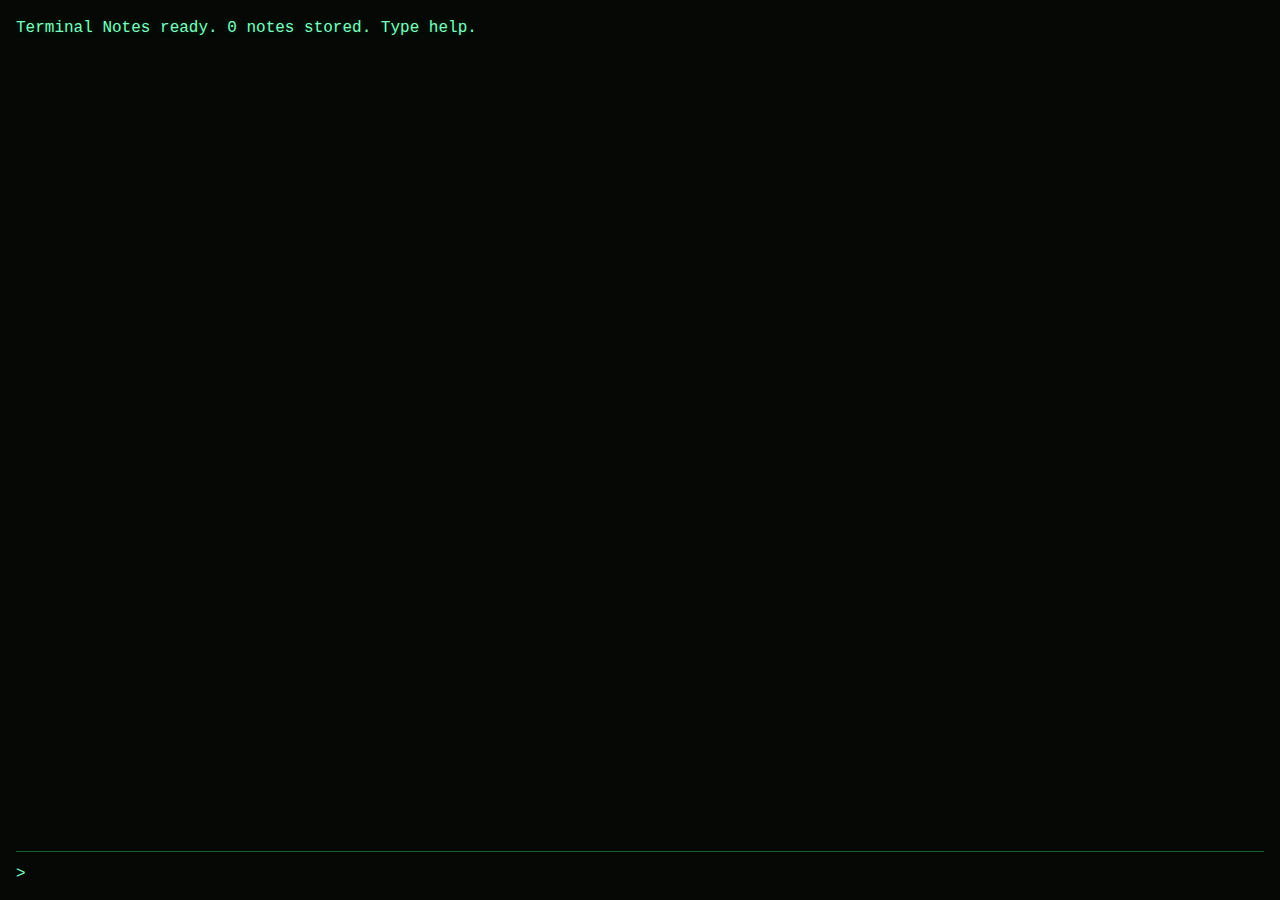
<file: terminalnotes.html>
<!DOCTYPE html>
<html lang="en">
<head>
<meta charset="UTF-8" />
<meta name="viewport" content="width=device-width, initial-scale=1.0"/>
<title>Terminal Notes</title>
<style>
  :root{
    --bg:#0a0e0a;
    --fg:#33ff33;
    --ok:#44ff44;
    --err:#ff5555;
    --sys:#ffb000;
    --glow:rgba(51,255,51,.35);
    --border:rgba(51,255,51,.18);
    --scroll:rgba(51,255,51,.65);
  }

  /* Theme presets (applied via body class) */
  body.theme-green{
    --bg:#050805;
    --fg:#3cff6a;
    --ok:#5dff8f;
    --err:#ff5f5f;
    --sys:#7affc1;
    --glow:rgba(60,255,106,.22);
    --border:rgba(60,255,106,.35);
    --scroll:rgba(60,255,106,.6);
  }
  body.theme-blue{
    --bg:#050913;
    --fg:#7db7ff;
    --ok:#9ed0ff;
    --err:#ff6b6b;
    --sys:#b3dcff;
    --glow:rgba(125,183,255,.22);
    --border:rgba(125,183,255,.35);
    --scroll:rgba(125,183,255,.6);
  }
  body.theme-cyan{
    --bg:#041014;
    --fg:#5ff2e8;
    --ok:#7ff7ef;
    --err:#ff6b9d;
    --sys:#a6fff7;
    --glow:rgba(95,242,232,.22);
    --border:rgba(95,242,232,.35);
    --scroll:rgba(95,242,232,.6);
  }
  body.theme-red{
    --bg:#120404;
    --fg:#ff7b7b;
    --ok:#ffb3b3;
    --err:#ff4d4d;
    --sys:#ffd6d6;
    --glow:rgba(255,123,123,.22);
    --border:rgba(255,123,123,.35);
    --scroll:rgba(255,123,123,.6);
  }
  /* Dracula-ish */
  body.theme-dracula{
    --bg:#0b0c1a;
    --fg:#c6a0ff;
    --ok:#6dff9a;
    --err:#ff6b6b;
    --sys:#9ee6ff;
    --glow:rgba(198,160,255,.22);
    --border:rgba(158,230,255,.35);
    --scroll:rgba(198,160,255,.6);
  }

  /* Rainbow mode: animated accent (fg/sys/glow/scroll) */
  @keyframes rainbowHue {
    0%{ filter:hue-rotate(0deg); }
    100%{ filter:hue-rotate(360deg); }
  }
  body.theme-rainbow #terminal{
    animation: rainbowHue 6s linear infinite;
  }
  body.theme-rainbow{
    --bg:#050805;
    --fg:#3cff6a;
    --ok:#5dff8f;
    --err:#ff5f5f;
    --sys:#7affc1;
    --glow:rgba(60,255,106,.22);
    --border:rgba(60,255,106,.35);
    --scroll:rgba(60,255,106,.6);
  }

  html,body{
    height:100%;
    margin:0;
    background:var(--bg);
    color:var(--fg);
    font-family:ui-monospace,SFMono-Regular,Menlo,Monaco,Consolas,"Liberation Mono","Courier New",monospace;
  }
  #terminal{
    height:100%;
    display:flex;
    flex-direction:column;
    padding:16px;
    box-sizing:border-box;
    cursor:text;
  }
  #output{
    flex:1;
    overflow:auto;
    white-space:pre-wrap;
    line-height:1.5;
    text-shadow:0 0 6px var(--glow);
    padding-right:6px;
  }
  .line{margin:0 0 6px 0;}
  .ok{color:var(--ok);}
  .err{color:var(--err);}
  .sys{color:var(--sys);}
  .muted{opacity:.7;}
  .promptRow{
    display:flex;
    gap:8px;
    align-items:center;
    border-top:1px solid var(--border);
    padding-top:12px;
    margin-top:6px;
  }
  .promptRow span{color:var(--sys);text-shadow:none;user-select:none;}
  #input{
    flex:1;
    background:transparent;
    border:none;
    outline:none;
    color:var(--fg);
    font:inherit;
    font-size:16px;
    caret-color:var(--fg);
  }
  #input::selection{background:var(--fg);color:var(--bg);text-shadow:none;}

  /* nicer scrollbar */
  #output::-webkit-scrollbar{width:10px;}
  #output::-webkit-scrollbar-track{background:rgba(0,0,0,.4);border-radius:6px;}
  #output::-webkit-scrollbar-thumb{background:var(--scroll);border-radius:6px;}
  #output::-webkit-scrollbar-thumb:hover{background:var(--sys);}
</style>
</head>
<body>
<div id="terminal" aria-label="Terminal Notes" role="application">
  <div id="output" aria-live="polite"></div>
  <div class="promptRow">
    <span>&gt;</span>
    <input id="input" autocomplete="off" spellcheck="false" />
  </div>
</div>

<script>
/**
 * Terminal Notes (terminal-only)
 * Commands (core):
 * - new "title" "body"
 * - list  (aliases: ls)
 * - open "title" (aliases: view, show)
 *   also supports: open quick   (no quotes)
 * - find "term"  (aliases: search)
 * - delete <id|number> (alias: rm)
 * - deleteall confirm  (aliases: purge)
 * - export (aliases: save)
 * - help
 *
 * Quick note:
 * - If input doesn't start with a known command, it becomes a quick note.
 */

const output = document.getElementById('output');
const input = document.getElementById('input');
const terminal = document.getElementById('terminal');

let notes = safeParse(localStorage.getItem('terminal_notes')) || [];
let quickCounter = Number(localStorage.getItem('terminal_quick_counter') || '0');
let currentNote = null; // last opened/edited note
let undoStack = []; // one-step undo (stack of snapshots)

function safeParse(s){
  try { return JSON.parse(s); } catch { return null; }
}
function persist(){
  localStorage.setItem('terminal_notes', JSON.stringify(notes));
  localStorage.setItem('terminal_quick_counter', String(quickCounter));
}

function pushUndo(){
  // Deep-copy notes so undo is stable even if objects mutate later
  undoStack.push({
    notes: JSON.parse(JSON.stringify(notes)),
    currentId: currentNote ? currentNote.id : null
  });
  if (undoStack.length > 50) undoStack.shift();
}

function nowISO(){ return new Date().toISOString(); }
function local(ts){ try { return new Date(ts).toLocaleString(); } catch { return String(ts); } }

function escapeMd(str){
  // minimal markdown escaping
  return String(str ?? '').replace(/[\\`*_{}\[\]()#+\-.!|>]/g, (m) => '\\' + m);
}

function print(text, cls=''){
  const div = document.createElement('div');
  div.className = 'line ' + cls;
  div.textContent = text;
  output.appendChild(div);
  output.scrollTop = output.scrollHeight;
}
const THEME_KEY = 'terminal_theme';
const THEMES = ['green','blue','cyan','red','dracula','rainbow'];

function applyTheme(name){
  const n = (name || '').toLowerCase();
  const chosen = THEMES.includes(n) ? n : 'green';
  document.body.classList.remove(...THEMES.map(t => 'theme-' + t));
  document.body.classList.add('theme-' + chosen);
  localStorage.setItem(THEME_KEY, chosen);
  return chosen;
}

function cmdTheme(argStr){
  const a = (argStr || '').trim();
  if (!a){
    const current = localStorage.getItem(THEME_KEY) || 'green';
    print(`[SYS] Theme: ${current}`, 'sys');
    print('Usage: theme <green|blue|cyan|red|dracula|rainbow>', 'muted');
    return;
  }
  const choice = parseArgs(a)[0] || a;
  const chosen = applyTheme(choice);
  print(`[OK] Theme set to ${chosen}`, 'ok');
}


function parseArgs(str){
  // "quoted strings" or bare tokens
  const re = /"([^"]+)"|(\S+)/g;
  const args = [];
  let m;
  while ((m = re.exec(str)) !== null) args.push(m[1] || m[2]);
  return args;
}

function usageNew(){
  print('Usage: new "title" "body"', 'err');
}

function createNote(title, body, {isQuick=false} = {}){
  const createdAt = nowISO();
  const note = {
    id: (crypto.randomUUID ? crypto.randomUUID() : (Math.random().toString(16).slice(2)+Math.random().toString(16).slice(2))).slice(0,8),
    title: title,
    body: body,
    createdAt,
    updatedAt: createdAt
  };
  pushUndo();
  notes.push(note);
  persist();
  if (isQuick){
    print(`[OK] Created quick note ${note.id} "${note.title}" at ${local(createdAt)}`, 'ok');
  } else {
    print(`[OK] Created note ${note.id} "${note.title}" at ${local(createdAt)}`, 'ok');
  }
  return note;
}

function cmdNew(argStr){
  const args = parseArgs(argStr);
  if (args.length < 2) return usageNew();
  createNote(args[0], args[1], {isQuick:false});
}

function cmdList(){
  if (!notes.length){
    print('No notes yet. Type a line to create a quick note, or use: new "title" "body"', 'sys');
    return;
  }

  // Number is primary (1..N). IDs stay short. Show title + tiny body preview.
  notes.forEach((n, i) => {
    const snippet = String(n.body || '').replace(/\s+/g,' ').trim().slice(0, 48);
    const more = (String(n.body||'').replace(/\s+/g,' ').trim().length > 48) ? '…' : '';
    const title = String(n.title || '').trim().slice(0, 42);
    const tmore = (String(n.title||'').trim().length > 42) ? '…' : '';
    print(`${i+1}. ${n.id} | ${title}${tmore} | ${snippet}${more}`);
  });

  print('[SYS] Tip: open <number>, edit <number> "new body", delete <number>', 'sys');
}


function resolveSelector(sel){
  if (!sel) return null;
  // id
  if (/^[a-f0-9]{8}$/i.test(sel)){
    return notes.find(n => n.id.toLowerCase() === sel.toLowerCase()) || null;
  }
  // number
  const idx = Number(sel);
  if (Number.isInteger(idx) && idx >= 1 && idx <= notes.length){
    return notes[idx-1];
  }
  return null;
}

function cmdOpen(argStr){
  const s = (argStr || '').trim();
  if (!s){
    print('Usage: open "title"  (or: open <term>)', 'err');
    return;
  }

  // Allow quoted title OR unquoted remainder as a search term.
  // If the user typed open "Exact Title" use that as exact match first.
  const args = parseArgs(s);
  const term = (args.join(' ') || s).trim();
  if (!term){
    print('Usage: open "title"  (or: open <term>)', 'err');
    return;
  }

  // exact title match (case-insensitive)
  let matches = notes.filter(n => n.title.toLowerCase() === term.toLowerCase());
  if (!matches.length){
    // partial match in title first, then body
    const t = term.toLowerCase();
    matches = notes.filter(n => n.title.toLowerCase().includes(t));
    if (!matches.length) matches = notes.filter(n => n.body.toLowerCase().includes(t));
  }

  if (!matches.length){
    print(`No note found for: ${term}`, 'err');
    return;
  }

  if (matches.length > 1){
    print(`[SYS] Multiple matches for "${term}". Use open <number|id> from this list:`, 'sys');
    matches.forEach(n => {
      const i = notes.indexOf(n) + 1;
      print(`  ${i}. ${n.id} | ${n.title} | ${local(n.createdAt)}`, 'muted');
    });
    return;
  }

  const n = matches[0];
  currentNote = n;
  print(`[SYS] Now selected: ${n.title} (${n.id})`, 'sys');
  print(`ID: ${n.id}`, 'sys');
  print(`Title: ${n.title}`, 'sys');
  print(`Body: ${n.body}`);
  print(`Created: ${local(n.createdAt)}`, 'muted');
  print(`Updated: ${local(n.updatedAt)}`, 'muted');
}

function cmdFind(argStr){
  const s = (argStr || '').trim();
  if (!s){
    print('Usage: find "term"  (or: find <term>)', 'err');
    return;
  }
  const args = parseArgs(s);
  const term = (args.join(' ') || s).trim();
  const t = term.toLowerCase();
  const matches = notes
    .map((n, idx) => ({n, idx}))
    .filter(({n}) => n.title.toLowerCase().includes(t) || n.body.toLowerCase().includes(t));

  if (!matches.length){
    print('No matches.', 'sys');
    return;
  }
  print(`[SYS] Matches for "${term}":`, 'sys');
  matches.forEach(({n, idx}) => {
    print(`${idx+1}. ${n.id} | ${n.title}`, 'muted');
  });
}
function cmdEdit(argStr){
  const raw = (argStr || '').trim();
  if (!raw){
    print('Usage: edit "new body"  OR  edit <number|id|"title"> "new body"', 'err');
    return;
  }

  const args = parseArgs(raw);

  let target = null;
  let newBody = '';

  // edit "new body"  -> edits currently selected (last opened/edited) note
  if (args.length === 1){
    if (!currentNote){
      print('No note selected. Use: open <number> (or open "title") first.', 'err');
      return;
    }
    target = currentNote;
    newBody = args[0];
  } else {
    const selector = args[0];
    newBody = args.slice(1).join(' ');

    // Prefer number from list, then id, then exact title.
    target = resolveSelector(selector);
    if (!target){
      target = notes.find(n => n.title.toLowerCase() === selector.toLowerCase()) || null;
    }
  }

  if (!target){
    print('Note not found. Tip: use list to get the number, then: edit <number> "new body".', 'err');
    return;
  }

  pushUndo();
  target.body = newBody;
  target.updatedAt = nowISO();
  currentNote = target;
  persist();
  print(`[OK] Updated ${notes.indexOf(target)+1}. "${target.title}"`, 'ok');
}


function cmdRename(argStr){
  const raw = (argStr || '').trim();
  if (!raw){
    print('Usage: rename <id|number|"title"> "new title"', 'err');
    return;
  }
  const args = parseArgs(raw);
  if (args.length < 2){
    print('Usage: rename <id|number|"title"> "new title"', 'err');
    return;
  }
  const selector = args[0];
  const newTitle = args.slice(1).join(' ');
  let target = resolveSelector(selector);
  if (!target){
    target = notes.find(n => n.title.toLowerCase() === selector.toLowerCase()) || null;
  }
  if (!target){
    print('Note not found. Tip: use list to see numbers, or rename "Exact Title" "new title".', 'err');
    return;
  }
  pushUndo();
  const old = target.title;
  target.title = newTitle;
  target.updatedAt = nowISO();
  persist();
  print(`[OK] Renamed "${old}" -> "${target.title}" (${target.id})`, 'ok');
}

function cmdStatus(){
  print(`[SYS] Notes: ${notes.length} | Theme: ${(localStorage.getItem(THEME_KEY) || 'green')}`, 'sys');
}

function cmdUndo(){
  if (!undoStack.length){
    print('Nothing to undo.', 'sys');
    return;
  }
  const last = undoStack.pop();
  notes = last.notes || [];
  currentNote = last.currentId ? (notes.find(n => n.id === last.currentId) || null) : null;
  persist();
  print('[OK] Undid last change.', 'ok');
}




function cmdDelete(argStr){
  const raw = (argStr || '').trim();
  if (!raw){
    print('Usage: delete <id|number|"title of note">', 'err');
    return;
  }

  const args = parseArgs(raw);
  // If they used quotes, parseArgs will keep the full title as one arg.
  // If they didn't, allow multi-word titles by joining all tokens.
  const selector = args.length ? args.join(' ') : raw;

  // try selector first (id/number)
  let target = resolveSelector(selector);

  if (!target){
    // exact title match (case-insensitive)
    target = notes.find(n => n.title.toLowerCase() === selector.toLowerCase()) || null;
  }

  if (!target){
    // helpful fallback: single-arg delete <term> deletes if only one title match
    const t = selector.toLowerCase();
    const matches = notes.filter(n => n.title.toLowerCase().includes(t));
    if (matches.length === 1) target = matches[0];
  }

  if (!target){
    print('Note not found. Tip: use list to see numbers, or delete "Exact Title".', 'err');
    return;
  }

  pushUndo();
  const id = target.id;
  notes = notes.filter(n => n !== target);
  persist();
  print(`[OK] Deleted note ${id} "${target.title}"`, 'ok');
}


function cmdDeleteAll(argStr){
  const s = (argStr || '').trim().toLowerCase();
  if (!notes.length){
    print('No notes to delete.', 'sys');
    return;
  }
  // Safety: require an explicit confirm token to avoid accidental wipes.
  if (s !== 'confirm' && s !== 'yes' && s !== '--yes' && s !== '-y'){
    print('This will permanently delete ALL notes in this browser.', 'err');
    print('To proceed, type: deleteall confirm', 'muted');
    return;
  }
  pushUndo();
  const count = notes.length;
  notes = [];
  quickCounter = 0;
  // Clear storage keys too so it’s a true reset
  localStorage.removeItem('terminal_notes');
  localStorage.removeItem('terminal_quick_counter');
  persist();
  cmdClear(); // also clear the screen
  print(`[OK] Deleted all notes (${count}).`, 'ok');
}

function cmdClear(){
  // Clear terminal output only (does not affect notes)
  output.innerHTML = '';
}

function cmdExport(argStr){
  const args = parseArgs((argStr || '').trim());
  const mode = (args[0] || '').toLowerCase(); // 'md' or ''
  const exportedAt = nowISO();
  const asMarkdown = (mode === 'md' || mode === 'markdown');

  const exportedAtLocal = local(exportedAt);

  let text = '';
  if (asMarkdown){
    text += `# Notes

`;
    text += `- Exported: ${exportedAtLocal}
`;
    text += `- Count: ${notes.length}

`;
    if (!notes.length){
      text += `_No notes_
`;
    } else {
      notes.forEach((n, idx) => {
        text += `---
`;
        text += `## ${idx+1}. ${escapeMd(n.title)}

`;
        text += `- ID: ${n.id}
`;
        text += `- Created: ${local(n.createdAt)}
`;
        text += `- Updated: ${local(n.updatedAt)}

`;
        text += `${escapeMd(n.body)}

`;
      });
    }
  } else {
    text += `NOTES EXPORT
`;
    text += `Exported: ${exportedAtLocal}
`;
    text += `Count: ${notes.length}

`;
    if (!notes.length){
      text += `(No notes)
`;
    } else {
      notes.forEach((n, idx) => {
        text += `--------------------------------
`;
        text += `${idx+1}) ${n.title} (${n.id})
`;
        text += `Created: ${local(n.createdAt)}
`;
        text += `Updated: ${local(n.updatedAt)}
`;
        text += `Body:
${n.body}

`;
      });
    }
  }

  const blob = new Blob([text], {type:'text/plain'});
  const a = document.createElement('a');
  a.href = URL.createObjectURL(blob);
  a.download = asMarkdown ? 'notes.md' : 'notes.txt';
  a.click();
  setTimeout(() => URL.revokeObjectURL(a.href), 5000);

  print(`[OK] Exported ${notes.length} note${notes.length===1?'':'s'} at ${exportedAtLocal}${asMarkdown ? ' (md)' : ''}`, 'ok');
}

function cmdHelp(argStr){
  const topic = (parseArgs((argStr || '').trim())[0] || '').toLowerCase();

  if (!topic){
    print('Help topics:', 'sys');
    print('  help notes   - note commands');
    print('  help theme   - theme/color');
    print('  help keys    - keyboard shortcuts');
    print('  help export  - export modes');
    print('  help all     - full help');
    print('', 'sys');
    print('Tip: Type anything that is NOT a command to create a quick note.', 'muted');
    return;
  }

  if (topic === 'notes' || topic === 'note'){
    print('Notes:', 'sys');
    print('  new "title" "body"      - create a note');
    print('  list | ls               - list notes');
    print('  open "title"            - open by title (or: open <term>)');
    print('  open <id|number>        - open by id or list number');
    print('  find "term"             - search title/body');
    print('  edit "body"             - update currently selected note (last opened)');
    print('  edit <number> "body"    - update by list number');
    print('  rename <id|number> "t"  - rename title');
    print('  delete <id|number>      - delete');
    print('  deleteall confirm       - delete ALL (requires confirm)');
    print('  undo                   - undo last note change');
    return;
  }

  if (topic === 'theme' || topic === 'color'){
    print('Theme:', 'sys');
    print('  theme <name>  - set theme (green/blue/cyan/red/dracula/rainbow)');
    print('  theme         - show current theme');
    return;
  }

  if (topic === 'export'){
    print('Export:', 'sys');
    print('  export        - download .txt');
    print('  export md     - download .md');
    print('  save          - alias for export');
    return;
  }

  if (topic === 'keys' || topic === 'keyboard'){
    print('Keyboard:', 'sys');
    print('  Enter        - run command');
    print('  ↑ / ↓        - command history');
    print('  Tab          - autocomplete command');
    print('  Ctrl+L       - clear screen');
    return;
  }

  if (topic === 'all'){
    // print full help
    cmdHelp('notes');
    print('', 'sys');
    cmdHelp('theme');
    print('', 'sys');
    cmdHelp('export');
    print('', 'sys');
    cmdHelp('keys');
    return;
  }

  print('Unknown help topic. Try: help', 'err');
}

const COMMANDS = {
  'new': cmdNew,
  'list': () => cmdList(),
  'ls': () => cmdList(),
  'open': cmdOpen,
  'view': cmdOpen,
  'show': cmdOpen,
  'find': cmdFind,
  'search': cmdFind,
  'edit': cmdEdit,
  'update': cmdEdit,
  'rename': cmdRename,
  'mv': cmdRename,
  'delete': cmdDelete,
  'rm': cmdDelete,
  'deleteall': cmdDeleteAll,
  'purge': cmdDeleteAll,
  'clear': () => cmdClear(),
  'cls': () => cmdClear(),
  'export': cmdExport,
  'save': cmdExport,
  'help': cmdHelp,
  '?': cmdHelp,
  'theme': cmdTheme,
  'color': cmdTheme,
  'undo': () => cmdUndo(),
  'status': () => cmdStatus(),
};

function isCommandToken(tok){
  if (!tok) return false;
  return Object.prototype.hasOwnProperty.call(COMMANDS, tok.toLowerCase());
}

function createQuickFromText(text){
  quickCounter += 1;
  const title = `Quick Note ${quickCounter}`;
  createNote(title, text, {isQuick:true});
}

function handleInput(raw){
  const trimmed = raw.trim();
  if (!trimmed) return;

  print('> ' + trimmed);

  // Tokenize first word only (commands are single-word)
  const first = trimmed.split(/\s+/)[0].toLowerCase();
  const rest = trimmed.slice(first.length).trim();

  // If they typed "open 2" or "show 2", allow number/id selector shortcut.
  if (['open','view','show'].includes(first) && rest){
    // if rest looks like selector, open it directly
    const sel = parseArgs(rest)[0] || rest;
    const bySel = resolveSelector(sel);
    if (bySel){
      // print the note
      const n = bySel;
      currentNote = n;
      print(`[SYS] Now selected: ${n.title} (${n.id})`, 'sys');
      print(`ID: ${n.id}`, 'sys');
      print(`Title: ${n.title}`, 'sys');
      print(`Body: ${n.body}`);
      print(`Created: ${local(n.createdAt)}`, 'muted');
      print(`Updated: ${local(n.updatedAt)}`, 'muted');
      return;
    }
  }

  if (isCommandToken(first)){
    try{
      COMMANDS[first](rest);
    } catch (e){
      print('Command error: ' + (e && e.message ? e.message : String(e)), 'err');
    }
    return;
  }

  // Not a command => quick note
  createQuickFromText(trimmed);
}

// Autofocus: click anywhere to type
function focusInput(){ input.focus({preventScroll:true}); }
window.addEventListener('load', () => {
  applyTheme(localStorage.getItem(THEME_KEY) || 'green');
  focusInput();
  print(`Terminal Notes ready. ${notes.length} note${notes.length===1?'':'s'} stored. Type help.`, 'sys');
});
terminal.addEventListener('mousedown', (e) => {
  // Don't steal focus if user is selecting text in output
  if (window.getSelection && window.getSelection().toString()) return;
  focusInput();
});
terminal.addEventListener('touchstart', () => focusInput(), {passive:true});

// Command history (session-only)
const history = [];
let histIndex = -1;

function pushHistory(cmd){
  const c = String(cmd || '').trim();
  if (!c) return;
  if (history.length && history[history.length-1] === c) return;
  history.push(c);
  histIndex = history.length;
}

function setInputValue(v){
  input.value = v;
  // move caret to end
  requestAnimationFrame(() => {
    try{
      const len = input.value.length;
      input.setSelectionRange(len, len);
    } catch {}
  });
}

function autocompleteCommand(prefix){
  const p = (prefix || '').toLowerCase();
  if (!p) return {type:'none'};
  const keys = Object.keys(COMMANDS).filter(k => k && k.toLowerCase().startsWith(p));
  // hide '?' from autocomplete noise unless exact
  const filtered = keys.filter(k => k !== '?' );
  const matches = filtered.length ? filtered : keys;

  if (!matches.length) return {type:'none'};
  if (matches.length === 1) return {type:'single', value: matches[0]};
  return {type:'multi', values: matches.sort()};
}

input.addEventListener('keydown', (e) => {
  // Ctrl+L: clear screen (terminal-style)
  if ((e.ctrlKey || e.metaKey) && (e.key === 'l' || e.key === 'L')){
    e.preventDefault();
    cmdClear();
    return;
  }

  // History nav
  if (e.key === 'ArrowUp'){
    if (!history.length) return;
    e.preventDefault();
    if (histIndex <= 0) histIndex = 0;
    else histIndex -= 1;
    setInputValue(history[histIndex] || '');
    return;
  }
  if (e.key === 'ArrowDown'){
    if (!history.length) return;
    e.preventDefault();
    if (histIndex >= history.length) histIndex = history.length;
    else histIndex += 1;
    setInputValue(history[histIndex] || '');
    return;
  }

  // Tab autocomplete (command token only)
  if (e.key === 'Tab'){
    const v = input.value;
    const left = v.slice(0, input.selectionStart ?? v.length);
    const right = v.slice(input.selectionEnd ?? v.length);

    // only autocomplete if caret is at end or in the first token area
    const tokens = left.split(/\s+/);
    const firstTok = tokens[0] || '';
    const hasSpace = left.includes(' ');

    if (!hasSpace){
      e.preventDefault();
      const res = autocompleteCommand(firstTok);
      if (res.type === 'single'){
        setInputValue(res.value + ' ');
      } else if (res.type === 'multi'){
        print('[SYS] Matches: ' + res.values.join(', '), 'sys');
      }
      return;
    }
  }

  // Enter to run
  if (e.key === 'Enter'){
    const raw = input.value;
    input.value = '';
    pushHistory(raw);
    handleInput(raw);
    return;
  }
});
// Global key capture: start typing without clicking
window.addEventListener('keydown', (e) => {
  if (
    document.activeElement !== input &&
    !e.ctrlKey && !e.metaKey && !e.altKey &&
    e.key.length === 1
  ) {
    focusInput();
  }
});

</script>
</body>
</html>
</file>
<file: styles.css>
:root{
    --bg:#050607;
    --bg2:#07090b;
    --panel:#0a0d10;
    --text:#d7ffe9;
    --muted:rgba(215,255,233,.62);
    --accent:#5cffc6;
    --accent2:#86d8ff;
    --line:rgba(var(--accent-rgb), .22);
    --line2:rgba(255,255,255,.08);
    --border-soft: rgba(255,255,255,.08);
    --border-accent: rgba(var(--accent-rgb), .28);
    --ease:cubic-bezier(.2,.85,.2,1);
    --dur1:140ms; --dur2:220ms; --dur3:520ms;
    --r:12px;
    --font-main: ui-monospace, SFMono-Regular, Menlo, Monaco, Consolas, "Liberation Mono", "Courier New", monospace;
    --letter: .02em;
  }
  *{box-sizing:border-box}
  html,body{height:100%}
  body{
    margin:0;
    font-size:13.5px;
    background:
      radial-gradient(1200px 700px at 70% 10%, rgba(var(--accent-rgb), .10), transparent 55%),
      radial-gradient(900px 600px at 20% 70%, rgba(var(--accent2-rgb), .08), transparent 60%),
      linear-gradient(180deg, var(--bg), var(--bg2));
    color:var(--text);
    font-family: var(--font-main);
    letter-spacing: var(--letter);
    overflow-x:hidden;
  }
  /* CRT-ish atmosphere */
  .scanlines{
    position:fixed; inset:0; pointer-events:none; z-index:0;
    background:
      repeating-linear-gradient(180deg,
        rgba(255,255,255,.035) 0px,
        rgba(255,255,255,.035) 1px,
        rgba(0,0,0,0) 3px,
        rgba(0,0,0,0) 6px);
    opacity:.06;
    mix-blend-mode: overlay;
  }
  .vignette{
    position:fixed; inset:-10%; pointer-events:none; z-index:0;
    background: radial-gradient(circle at 50% 40%, rgba(0,0,0,0) 30%, rgba(0,0,0,.55) 80%);
    opacity:.85;
  }
  .noise{
    position:fixed; inset:0; pointer-events:none; z-index:0;
    opacity:.06;
    background-image:url("data:image/svg+xml,%3Csvg xmlns='http://www.w3.org/2000/svg' width='160' height='160'%3E%3Cfilter id='n'%3E%3CfeTurbulence type='fractalNoise' baseFrequency='.9' numOctaves='3' stitchTiles='stitch'/%3E%3C/filter%3E%3Crect width='160' height='160' filter='url(%23n)' opacity='.6'/%3E%3C/svg%3E");
  }
  .wrap{position:relative; z-index:1; width:min(1100px, 92vw); margin:26px auto 40px;}
  .panel{
    background:
      linear-gradient(180deg, rgba(255,255,255,.03), rgba(0,0,0,.15)),
      rgba(10,13,16,.78);
    border:1px solid var(--border-soft);
    box-shadow: 0 0 0 1px rgba(0,0,0,.55) inset, 0 18px 70px rgba(0,0,0,.55);
    border-radius: var(--r);
    backdrop-filter: blur(10px);
  }
  .topbar{
    display:flex; align-items:center; justify-content:space-between; gap:14px;
    padding:16px 16px;
    box-shadow: 0 0 0 1px var(--border-accent) inset;
    border-radius: var(--r);
  }
  .brand{
    display:flex; flex-direction:column; gap:2px; min-width:0;
  }
  .brand .title{
    font-weight:900;
    font-size: clamp(18px, 3.4vw, 26px);
    white-space:nowrap;
  }
  .brand .title span{ color:var(--accent); }
  .brand .sub{
    color:var(--muted);
    font-size:12px;
    overflow:hidden; text-overflow:ellipsis; white-space:nowrap;
  }
  .nav{display:flex; gap:10px; flex-wrap:wrap; justify-content:flex-end}
  .nav a{
    text-decoration:none;
    color:var(--text);
    border:1px solid var(--border-soft);
    padding:8px 10px;
    border-radius:10px;
    transition: transform var(--dur1) var(--ease), border-color var(--dur1) var(--ease), background var(--dur1) var(--ease);
    font-weight:800;
    font-size:11px;
    opacity:.9;
  }
  .nav a:hover{
    transform: translateY(-2px);
    border-color: rgba(var(--accent-rgb), .55);
    background: rgba(var(--accent-rgb), .08);
    opacity:1;
  }
  .hero{ margin-top:16px; padding:24px; position:relative; overflow:hidden;}
  .cmd{
    border:1px solid var(--border-accent);
    border-radius:14px;
    background: rgba(0,0,0,.35);
    padding:14px 14px 12px;
  }
  .cmdline{ display:flex; gap:10px; align-items:baseline; flex-wrap:wrap;}
  .prompt{ color:rgba(var(--accent-rgb), .95); font-weight:900;}
  .blink{
    display:inline-block; width:10px; height:1.1em;
    background: rgba(var(--accent-rgb), .95);
    transform: translateY(2px);
    animation: blink 1.1s steps(1,end) infinite;
  }
  @keyframes blink{ 50%{opacity:0} }
  .cmd p{ margin:10px 0 0; color:var(--muted); font-size:13px; line-height:1.55; max-width: 70ch;}
  .actions{ margin-top:14px; display:flex; gap:10px; flex-wrap:wrap;}
  .btn{
    appearance:none; border:1px solid rgba(var(--accent-rgb), .35);
    background: rgba(var(--accent-rgb), .08);
    color: var(--text);
    padding:10px 12px;
    border-radius:12px;
    font: 800 12px/1 ui-monospace, monospace;
    cursor:pointer;
    transition: transform var(--dur1) var(--ease), background var(--dur1) var(--ease), border-color var(--dur1) var(--ease);
  }
  .btn.primary{
    background: rgba(var(--accent-rgb), .18);
    border-color: rgba(var(--accent-rgb), .55);
  }
  .btn:hover{ transform: translateY(-2px); background: rgba(var(--accent-rgb), .14); }
  .btn:active{ transform: translateY(0px) scale(.98); }
  /* A big obvious sphere that belongs to the site */
  .siteSphere{
    position:absolute;
    right:-48px;
    top:-58px;
    width: 220px;
    height: 220px;
    border-radius: 999px;
    pointer-events:none;
    background:
      radial-gradient(circle at 28% 26%, rgba(var(--accent-rgb), .95), rgba(0,0,0,0) 55%),
      radial-gradient(circle at 72% 74%, rgba(var(--accent2-rgb), .22), rgba(0,0,0,0) 62%),
      radial-gradient(circle at 50% 50%, rgba(var(--accent-rgb), .10), rgba(0,0,0,0) 70%);
    filter: saturate(1.18) contrast(1.02);
    opacity:.70;
    animation: floaty 7.2s var(--ease) infinite;
  }
  .siteSphere::before{
    content:"";
    position:absolute; inset:-14px;
    border-radius:inherit;
    background: radial-gradient(circle at 50% 50%,
      rgba(var(--accent-rgb), 0) 46%,
      rgba(var(--accent-rgb), .16) 62%,
      rgba(var(--accent-rgb), 0) 76%);
    filter: drop-shadow(0 0 22px rgba(var(--accent-rgb), .35));
    opacity:.95;
  }
  @keyframes floaty{
    0%,100%{ transform: translate(0,0) scale(1); }
    45%{ transform: translate(-10px, 8px) scale(1.02); }
    70%{ transform: translate(-2px, 14px) scale(0.995); }
  }
  .sectionTitle{
    margin:16px 2px 10px;
    display:flex; justify-content:space-between; gap:12px; flex-wrap:wrap; align-items:baseline;
  }
  .sectionTitle h2{ margin:0; font-size:15px; font-weight:900; letter-spacing:.12em; text-transform:uppercase;}
  .sectionTitle .hint{ color:var(--muted); font-size:12px; }
  .grid{
    display:grid;
    grid-template-columns: repeat(auto-fit, minmax(240px, 1fr));
    gap: 16px;
  }
  .card{
    padding:16px;
    border-radius: var(--r);
    border:1px solid var(--border-soft);
    background: rgba(9,12,15,.62);
    box-shadow: 0 0 0 1px rgba(0,0,0,.55) inset;
    transition: transform var(--dur2) var(--ease), border-color var(--dur2) var(--ease), background var(--dur2) var(--ease);
    overflow:hidden;
    position:relative;
  }
  .card:hover{
    transform: translateY(-3px);
    border-color: rgba(var(--accent-rgb), .55);
    background: rgba(10,14,18,.72);
  }
  .cardTop{display:flex; align-items:flex-start; justify-content:space-between; gap:10px;}
  .card h3{ margin:0; font-size:14px; font-weight:900; }
  .tag{
    font-size:12px; font-weight:900;
    border:1px solid rgba(var(--accent-rgb), .30);
    color: rgba(var(--accent-rgb), .92);
    padding:4px 8px;
    border-radius:999px;
    background: rgba(var(--accent-rgb), .06);
    white-space:nowrap;
  }
  .desc{ margin:8px 0 10px; color:var(--muted); font-size:13px; line-height:1.55; }
  .cardActions{
    display:flex;
    gap:12px;
    margin-top:8px;
    flex-wrap:wrap;
    align-items:center;
  }
  .link{
    text-decoration:none;
    color: var(--text);
    border:1px solid var(--border-soft);
    /* consistent "pill" geometry */
    padding:10px 16px;
    min-height:38px;
    border-radius:14px;
    font-weight:900;
    font-size:13px;
    font-family: var(--font-main);
    letter-spacing:0.10em;
    line-height:1;
    display:inline-flex;
    align-items:center;
    justify-content:center;
    cursor: pointer;
    background: transparent;
    /* ensure border never visually kisses adjacent elements */
    background-clip: padding-box;
    transition:
      transform var(--dur1) var(--ease),
      border-color var(--dur1) var(--ease),
      background var(--dur1) var(--ease);
  }
  button.link{ -webkit-appearance:none; appearance:none; }
  .link:hover{ transform: translateY(-2px); border-color: rgba(var(--accent-rgb), .60); background: rgba(var(--accent-rgb), .10); }
  .link.primary{ border-color: rgba(var(--accent-rgb), .45); background: rgba(var(--accent-rgb), .12); }
  /* ===== Mini “preview characters” ===== */
/* Mini NoteCenter (sticky notes + side terminal) */
.ncPreview{
  width: 92%;
  height: 112px;
  display:grid;
  grid-template-columns: 1.35fr .9fr;
  gap:10px;
  align-items:stretch;
}
.ncNotes{
  position:relative;
  border-radius:12px;
  border:1px solid rgba(255,255,255,.10);
  background: rgba(255,255,255,.03);
  overflow:hidden;
}
.ncNotes::before{
  content:"";
  position:absolute; inset:0;
  background:
    radial-gradient(240px 140px at 25% 20%, rgba(var(--accent-rgb), .10), transparent 60%),
    radial-gradient(260px 160px at 70% 80%, rgba(var(--accent2-rgb), .08), transparent 62%);
  opacity:.95;
  pointer-events:none;
}
.noteDot{
  position:absolute;
  width:44px; height:34px;
  border-radius:10px;
  border:1px solid rgba(0,0,0,.25);
  box-shadow: 0 10px 24px rgba(0,0,0,.35);
  background: rgba(255,255,255,.10);
  overflow:hidden;
}
.noteDot::after{
  content:"";
  position:absolute; left:9px; right:9px; top:11px; height:2px;
  background: rgba(0,0,0,.20);
  box-shadow: 0 7px 0 rgba(0,0,0,.18), 0 14px 0 rgba(0,0,0,.12);
  opacity:.55;
}
.n1{ left:10px; top:10px; transform: rotate(-4deg); background: rgba(255,240,120,.18); }
.n2{ left:56px; top:18px; transform: rotate(3deg); background: rgba(255,150,180,.14); }
.n3{ left:22px; top:54px; transform: rotate(2deg); background: rgba(140,220,255,.14); }
.n4{ left:74px; top:58px; transform: rotate(-2deg); background: rgba(170,255,210,.12); }
.ncTermMini{
  position:relative;
  border-radius:12px;
  border:1px solid rgba(var(--accent-rgb), .22);
  background: rgba(0,0,0,.38);
  padding:10px 10px 8px;
  overflow:hidden;
  box-shadow: inset 0 0 0 1px rgba(0,0,0,.55);
}
.ncTermMini .h{
  font-size:10px;
  font-weight:900;
  letter-spacing:.12em;
  text-transform:uppercase;
  color: rgba(var(--accent-rgb), .88);
  margin-bottom:6px;
}
.ncTermMini .l{
  font-size:10.5px;
  line-height:1.35;
  color: rgba(215,255,233,.86);
  white-space:nowrap;
  overflow:hidden;
  text-overflow:ellipsis;
}
.ncCaret{
  display:inline-block;
  width:8px; height:1em;
  background: rgba(var(--accent-rgb), .92);
  transform: translateY(2px);
  animation: blink 1.1s steps(1,end) infinite;
  margin-left:4px;
}
  .preview{
    height: 140px;
    border-radius: 14px;
    border:1px solid rgba(var(--accent-rgb), .18);
    background:
      radial-gradient(600px 240px at 40% 30%, rgba(var(--accent-rgb), .10), transparent 55%),
      radial-gradient(520px 240px at 70% 80%, rgba(var(--accent2-rgb), .08), transparent 60%),
      rgba(0,0,0,.30);
    display:grid;
    place-items:center;
    overflow:hidden;
    position:relative;
    margin-top:10px;
  }
  .preview::after{
    content:"";
    position:absolute; inset:0;
    border-radius:inherit;
    box-shadow: inset 0 0 0 1px rgba(255,255,255,.04);
    pointer-events:none;
  }
  /* Mini Orby sphere */
  .miniSphere{
    width:72px; height:72px; border-radius:999px;
    background:
      radial-gradient(circle at 26% 26%, rgba(var(--accent-rgb), .95), rgba(0,0,0,0) 58%),
      radial-gradient(circle at 68% 74%, rgba(var(--accent2-rgb), .18), rgba(0,0,0,0) 62%),
      radial-gradient(circle at 50% 50%, rgba(var(--accent-rgb), .08), rgba(0,0,0,0) 72%);
    filter: saturate(1.18);
    opacity:.92;
    animation: sphereBreath 1.9s var(--ease) infinite;
    position:relative;
  }
  .miniSphere::before{
    content:"";
    position:absolute; inset:-8px;
    border-radius:inherit;
    background: radial-gradient(circle at 50% 50%,
      rgba(var(--accent-rgb), 0) 46%,
      rgba(var(--accent-rgb), .18) 63%,
      rgba(var(--accent-rgb), 0) 77%);
    filter: drop-shadow(0 0 16px rgba(var(--accent-rgb), .28));
    opacity:.85;
  }
  @keyframes sphereBreath{
    0%,100%{ transform: translateY(0) scale(1); }
    50%{ transform: translateY(-6px) scale(1.05); }
  }
  /* Mini Cube (CSS 3D) */
  .miniCubeScene{ width:78px; height:78px; perspective:520px; }
  .miniCube{
    width:78px; height:78px; position:relative; transform-style:preserve-3d;
    animation: cubeSpin 4.2s linear infinite;
  }
  @keyframes cubeSpin{
    0%{ transform: rotateX(-18deg) rotateY(22deg); }
    50%{ transform: rotateX(-30deg) rotateY(210deg); }
    100%{ transform: rotateX(-18deg) rotateY(382deg); }
  }
  .f{
    position:absolute; inset:0;
    background: rgba(var(--accent-rgb), .06);
    border:1px solid rgba(var(--accent-rgb), .35);
    box-shadow: inset 0 0 20px rgba(var(--accent-rgb), .08);
  }
  .f1{ transform: rotateY(0deg) translateZ(39px); }
  .f2{ transform: rotateY(90deg) translateZ(39px); }
  .f3{ transform: rotateY(180deg) translateZ(39px); }
  .f4{ transform: rotateY(-90deg) translateZ(39px); }
  .f5{ transform: rotateX(90deg) translateZ(39px); }
  .f6{ transform: rotateX(-90deg) translateZ(39px); }
  /* Mini Wordbeat typing */
  .typeWrap{ width: 88%; max-width: 260px; }
  .typeHdr{
    font-size:11px; color:rgba(var(--accent-rgb), .85); font-weight:900; letter-spacing:.12em; text-transform:uppercase;
    margin-bottom:8px;
  }
  .fakeInput{
    height:40px;
    border-radius:12px;
    border:1px solid rgba(var(--accent-rgb), .25);
    background: rgba(0,0,0,.35);
    display:flex; align-items:center;
    padding:0 12px;
    gap:8px;
  }
  .typed{ font-weight:900; letter-spacing:.04em; white-space:nowrap; overflow:hidden; text-overflow:ellipsis; }
  .caret{
    width:9px; height:18px; background: rgba(var(--accent-rgb), .92);
    animation: blink 1.1s steps(1,end) infinite;
  }
  /* Mini HopHop character */
  .hopWorld{ position:relative; width: 100%; height:100%; }
  .platform{
    position:absolute; left:18%; right:18%; bottom:26px; height:10px;
    border-radius:999px;
    background: rgba(255,255,255,.06);
    border:1px solid rgba(var(--accent-rgb), .22);
    box-shadow: 0 0 24px rgba(var(--accent-rgb), .08);
  }
  .hopper{
    position:absolute; left:50%; bottom:36px;
    width:22px; height:22px;
    transform: translateX(-50%);
    border-radius:6px;
    background: rgba(var(--accent-rgb), .22);
    border:1px solid rgba(var(--accent-rgb), .55);
    box-shadow: 0 0 18px rgba(var(--accent-rgb), .18);
    animation: hop 1.2s var(--ease) infinite;
  }
  .hopper::before{
    content:"";
    position:absolute; left:5px; top:6px; width:4px; height:4px; border-radius:2px;
    background: rgba(255,255,255,.85);
    box-shadow: 8px 0 0 rgba(255,255,255,.85);
    opacity:.92;
  }
  .hopper::after{
    content:"";
    position:absolute; left:7px; bottom:4px; width:8px; height:3px; border-radius:999px;
    background: rgba(0,0,0,.35);
    opacity:.6;
  }
  @keyframes hop{
    0%,100%{ transform: translateX(-50%) translateY(0) rotate(0deg); }
    45%{ transform: translateX(-50%) translateY(-22px) rotate(-6deg); }
    65%{ transform: translateX(-50%) translateY(-12px) rotate(5deg); }
  }
  .footer{
    margin-top: 16px;
    padding:12px 14px;
    display:flex; justify-content:space-between; gap:12px; flex-wrap:wrap; align-items:center;
    color:var(--muted);
    font-size:12px;
  }
  .kbd{
    display:inline-block;
    border:1px solid rgba(255,255,255,.12);
    border-bottom-color: rgba(255,255,255,.18);
    background: rgba(255,255,255,.05);
    padding:2px 6px;
    border-radius:8px;
    color:rgba(215,255,233,.88);
    font-weight:900;
  }
  /* ===== Mobile flow polish ===== */
  /* iOS notch / safe-area friendly */
  body{
    padding-top: env(safe-area-inset-top);
    padding-left: env(safe-area-inset-left);
    padding-right: env(safe-area-inset-right);
    padding-bottom: env(safe-area-inset-bottom);
  }
  /* Better anchor positioning under top spacing */
  #apps, #about, #contact { scroll-margin-top: 18px; }
  @media (max-width: 720px){
    .wrap{ width: min(1100px, 94vw); margin: 18px auto 28px; }
    .topbar{ padding:14px; gap:12px; }
    .brand .sub{ white-space: normal; line-height:1.35; }
    .nav{ gap:8px; }
    .nav a{ padding:10px 12px; font-size:12px; } /* thumb-friendly */
    .sectionTitle{ margin:14px 2px 10px; }
    .grid{ gap:14px; }
  }
  @media (max-width: 520px){
    .wrap{ width: 94vw; margin: 14px auto 22px; }
    .topbar{ flex-direction: column; align-items: flex-start; }
    .nav{ width:100%; justify-content:flex-start; }
    .nav a{ flex: 1 1 auto; text-align:center; }
    .hero{ padding: 18px; }
    .cmd{ padding: 14px; }
    .cmdline{ gap:8px; }
    .cmd p{ font-size:12.5px; }
    .actions{ width:100%; gap:10px; }
    .btn{ flex: 1 1 140px; padding:12px 12px; } /* bigger tap */
    /* Make the decorative sphere feel intentional on small screens */
    .siteSphere{
      width: 180px; height: 180px;
      right: -64px; top: -78px;
      opacity: .55;
    }
    .card{ padding: 14px; }
    .preview{ height: 132px; }
    .footer{ padding: 12px; gap:10px; }
  }
  /* Reduce motion for users who prefer it */
  @media (prefers-reduced-motion: reduce){
    .siteSphere, .miniSphere, .miniCube, .hopper{ animation: none !important; }
    .nav a:hover, .btn:hover, .link:hover, .card:hover{ transform:none; }
  }
  /* ===== Real-ish terminal panel ===== */
  .term{
    margin-top:14px;
    padding:14px;
  }
  .termHeader{
    display:flex; align-items:center; justify-content:space-between; gap:12px; flex-wrap:wrap;
    margin-bottom:10px;
  }
  .termHeader .left{
    display:flex; gap:10px; align-items:center; flex-wrap:wrap;
    color:var(--muted);
    font-size:12px;
  }
  .dot{
    width:10px; height:10px; border-radius:999px; display:inline-block;
    border:1px solid rgba(255,255,255,.15);
    background: rgba(255,255,255,.06);
    box-shadow: 0 0 14px rgba(var(--accent-rgb), .10);
  }
  .termHeader .right{
    display:flex; gap:8px; flex-wrap:wrap;
  }
  .chip{
    font: 900 11px/1 ui-monospace, monospace;
    padding:6px 10px;
    border-radius:999px;
    border:1px solid rgba(255,255,255,.12);
    background: rgba(255,255,255,.04);
    color: rgba(215,255,233,.88);
    cursor:pointer;
    transition: transform var(--dur1) var(--ease), border-color var(--dur1) var(--ease), background var(--dur1) var(--ease);
  }
  .chip:hover{ transform: translateY(-1px); border-color: rgba(var(--accent-rgb), .45); background: rgba(var(--accent-rgb), .06); }
  .termOut{
    height: 210px;
    overflow:auto;
    border-radius: 14px;
    border:1px solid rgba(var(--accent-rgb), .22);
    background: rgba(0,0,0,.40);
    padding: 12px 12px 10px;
    box-shadow: inset 0 0 0 1px rgba(0,0,0,.55);
  }
  .termLine{
    display:flex; gap:10px;
    font-size:12.5px;
    line-height:1.55;
    color: rgba(215,255,233,.92);
    white-space:pre-wrap;
  }
  .termLine .p{ color: rgba(var(--accent-rgb), .95); font-weight:900; flex: 0 0 auto;}
  .termLine .t{ color: rgba(215,255,233,.92); }
  .termLine .m{ color: var(--muted); }
  .termLine .err{ color: rgba(255,140,140,.92); font-weight:900; }
  .termDivider{
    margin:10px 0;
    height:1px;
    background: linear-gradient(90deg, transparent, rgba(var(--accent-rgb), .22), transparent);
    opacity:.9;
  }
  .termIn{
    margin-top:10px;
    display:flex; gap:10px; align-items:center;
    border-radius: 14px;
    border:1px solid rgba(var(--accent-rgb), .25);
    background: rgba(0,0,0,.35);
    padding: 10px 12px;
  }
  .termIn .p{ color: rgba(var(--accent-rgb), .95); font-weight:900; }
  .termInput{
    appearance:none;
    width:100%;
    border:none;
    outline:none;
    background: transparent;
    color: var(--text);
    font: 900 12.5px/1.2 ui-monospace, monospace;
    letter-spacing: var(--letter);
  }
  .termHint{
    margin-top:8px;
    color: var(--muted);
    font-size:12px;
  }
  @media (max-width:520px){
    .termOut{ height: 220px; }
    .termLine{ font-size:12.2px; }
    .termInput{ font-size:12.2px; }
  }
  /* ===== Theme modes ===== */
  body[data-mode="boring"]{
    overflow-x:hidden;
  }
  body[data-mode="boring"] .scanlines,
  body[data-mode="boring"] .noise,
  body[data-mode="boring"] .vignette{ display:none !important; }
  /* Remove terminal vibes in boring mode */
  body[data-mode="boring"] .cmdline .prompt,
  body[data-mode="boring"] .cmdline .blink{ display:none !important; }
  body[data-mode="boring"] .term{ display:none !important; }
  /* Keep the hero copy readable without the prompt */
  body[data-mode="boring"] .cmdline{
    font-weight: 900;
    letter-spacing: .02em;
  }
  body[data-mode="boring"] .cmd{
    border-color: rgba(0,0,0,.10);
    background: rgba(255,255,255,.70);
  }
  body[data-mode="boring"] .siteSphere{
    opacity: .35;
    filter: saturate(1.05) contrast(1.0);
  }
/* ==== Dual-mode layout: terminal vs modern ("boring") ==== */
#boringSite{display:none;}
body.mode-boring #terminalSite{display:none;}
body.mode-boring #boringSite{display:block;}
body.mode-boring .scanlines, body.mode-boring .noise{display:none !important;}
/* Modern site styling */
#boringSite{
  color:#0f172a;
  background: linear-gradient(180deg, #ffffff 0%, #f8fafc 55%, #ffffff 100%);
  min-height:100vh;
  font-family: ui-sans-serif, system-ui, -apple-system, Segoe UI, Roboto, Helvetica, Arial, "Apple Color Emoji","Segoe UI Emoji";
}
#boringSite *{box-sizing:border-box;}
#boringSite a{color:inherit; text-decoration:none;}
#boringSite a:hover{text-decoration:underline;}
.bWrap{max-width:1100px; margin:0 auto; padding:0 20px;}
.bHeader{
  position:sticky; top:0; z-index:50;
  backdrop-filter: blur(10px);
  background: rgba(255,255,255,.70);
  border-bottom: 1px solid rgba(15,23,42,.08);
}
.bNav{display:flex; align-items:center; justify-content:space-between; padding:14px 0; gap:18px;}
.bBrand{display:flex; align-items:center; gap:12px; min-width:180px;}
.bLogo{
  width:40px; height:40px; border-radius:12px;
  display:grid; place-items:center;
  background: linear-gradient(135deg, rgba(37,99,235,.18), rgba(16,185,129,.18));
  border:1px solid rgba(15,23,42,.12);
  font-weight:800;
}
.bTitle{font-weight:800; letter-spacing:-.02em;}
.bSub{font-size:12px; color: rgba(15,23,42,.65); margin-top:2px;}
.bLinks{display:flex; gap:16px; font-weight:600; color: rgba(15,23,42,.80);}
.bCtas{display:flex; gap:10px; align-items:center;}
.bBtn{
  border:1px solid rgba(15,23,42,.14);
  background:#0f172a;
  color:white;
  padding:10px 14px;
  border-radius:12px;
  font-weight:700;
  cursor:pointer;
  box-shadow: 0 10px 20px rgba(15,23,42,.08);
}
.bBtn:hover{transform: translateY(-1px);}
.bBtn:active{transform: translateY(0px);}
.bGhost{
  background: rgba(255,255,255,.80);
  color:#0f172a;
}
.bMain{padding-bottom:40px;}
.bHero{padding:42px 0 18px;}
.bHeroGrid{display:grid; grid-template-columns: 1.2fr .8fr; gap:22px; align-items:stretch;}
@media (max-width: 900px){ .bHeroGrid{grid-template-columns:1fr; } .bLinks{display:none;} }
.bBadge{
  display:inline-flex; align-items:center; gap:8px;
  padding:7px 10px;
  border-radius:999px;
  border:1px solid rgba(15,23,42,.12);
  background: rgba(255,255,255,.75);
  font-weight:700;
  font-size:12px;
}
.bHeroCopy h1{
  margin:14px 0 10px;
  font-size: 44px;
  line-height: 1.05;
  letter-spacing:-.04em;
}
@media (max-width: 700px){ .bHeroCopy h1{font-size:36px;} }
.bHeroCopy p{color: rgba(15,23,42,.72); font-size:16px; line-height:1.55; margin:0 0 16px;}
.bHeroActions{display:flex; gap:10px; flex-wrap:wrap; margin: 8px 0 14px;}
.bStats{display:grid; grid-template-columns: repeat(3, 1fr); gap:10px;}
@media (max-width: 520px){ .bStats{grid-template-columns:1fr;} }
.bStat{
  padding:12px 12px;
  border-radius:14px;
  border:1px solid rgba(15,23,42,.10);
  background: rgba(255,255,255,.78);
}
.bStat .k{font-size:12px; color: rgba(15,23,42,.62); font-weight:700;}
.bStat .v{font-size:14px; font-weight:800; margin-top:4px;}
.bHeroCard{
  border-radius:18px;
  border:1px solid rgba(15,23,42,.10);
  background: rgba(255,255,255,.80);
  box-shadow: 0 18px 50px rgba(15,23,42,.10);
  overflow:hidden;
}
.bHeroCardTop{display:flex; align-items:center; justify-content:space-between; padding:14px 14px; border-bottom:1px solid rgba(15,23,42,.08);}
.bHeroCardTitle{font-weight:900;}
.bPills{display:flex; gap:8px;}
.pill{
  font-size:12px; font-weight:800;
  padding:6px 10px; border-radius:999px;
  border:1px solid rgba(15,23,42,.12);
  background: rgba(37,99,235,.08);
}
.bHeroCardBody{padding:14px;}
.bPreviewBox{
  height:170px;
  border-radius:14px;
  border:1px dashed rgba(15,23,42,.22);
  background: linear-gradient(135deg, rgba(37,99,235,.06), rgba(16,185,129,.06));
  display:grid; place-items:center;
}
.bPreviewText{font-weight:800; color: rgba(15,23,42,.55);}
.bMini{margin-top:12px; display:grid; gap:8px;}
.bMiniItem{display:flex; align-items:center; gap:10px; color: rgba(15,23,42,.72); font-weight:650;}
.dot{width:10px; height:10px; border-radius:999px; background: rgba(37,99,235,.35); border:1px solid rgba(15,23,42,.10);}
.bSection{padding:34px 0;}
.bAlt{background: rgba(255,255,255,.55); border-top:1px solid rgba(15,23,42,.06); border-bottom:1px solid rgba(15,23,42,.06);}
.bSectionTop{display:flex; align-items:flex-end; justify-content:space-between; gap:14px; margin-bottom:14px;}
.bSectionTop h2{margin:0; font-size:26px; letter-spacing:-.02em;}
.bSectionTop p{margin:0; color: rgba(15,23,42,.65);}
.bGrid{
  display:grid;
  grid-template-columns: repeat(3, 1fr);
  gap:14px;
}
@media (max-width: 900px){ .bGrid{grid-template-columns: repeat(2, 1fr);} }
@media (max-width: 620px){ .bGrid{grid-template-columns: 1fr;} }
.pCard{
  border-radius:18px;
  border:1px solid rgba(15,23,42,.10);
  background: rgba(255,255,255,.86);
  padding:14px;
  box-shadow: 0 14px 40px rgba(15,23,42,.08);
  display:flex; flex-direction:column; gap:10px;
  min-height: 180px;
}
.pTop{display:flex; align-items:flex-start; justify-content:space-between; gap:10px;}
.pCard h3{margin:0; font-size:18px; letter-spacing:-.01em;}
.pTag{
  font-size:12px; font-weight:900;
  padding:6px 10px; border-radius:999px;
  border:1px solid rgba(15,23,42,.12);
  background: rgba(16,185,129,.10);
  color: rgba(15,23,42,.78);
  white-space:nowrap;
}
.pDesc{color: rgba(15,23,42,.70); line-height:1.5; font-size:14px; margin:0;}
.pActions{display:flex; gap:10px; margin-top:auto;}
.pActions .bBtn{padding:9px 12px; border-radius:12px; font-size:13px;}
.pActions .bGhost{box-shadow:none;}
.bTwo{display:grid; grid-template-columns: 1.2fr .8fr; gap:18px; align-items:start;}
@media (max-width: 900px){ .bTwo{grid-template-columns:1fr;} }
.bCallout{
  border-radius:18px;
  border:1px solid rgba(15,23,42,.10);
  background: rgba(255,255,255,.86);
  padding:14px;
  box-shadow: 0 14px 40px rgba(15,23,42,.08);
}
.bCalloutTitle{font-weight:900; margin-bottom:6px;}
.bCalloutText{color: rgba(15,23,42,.70); margin-bottom:12px;}
.bContactRow{display:flex; gap:10px; flex-wrap:wrap; margin-top:14px;}
.bContactCard{
  border-radius:18px;
  border:1px solid rgba(15,23,42,.10);
  background: rgba(255,255,255,.86);
  padding:14px;
  box-shadow: 0 14px 40px rgba(15,23,42,.08);
}
.bContactTitle{font-weight:900; margin-bottom:10px;}
.bQuick{display:grid; grid-template-columns: repeat(2, 1fr); gap:10px;}
.bQuickBtn{
  padding:10px 12px;
  border-radius:14px;
  border:1px solid rgba(15,23,42,.12);
  background: rgba(255,255,255,.85);
  font-weight:800;
  cursor:pointer;
}
.bQuickBtn:hover{transform: translateY(-1px);}
.bFooter{padding:22px 0 10px; border-top:1px solid rgba(15,23,42,.08); color: rgba(15,23,42,.70);}
.bFoot{display:flex; align-items:center; justify-content:space-between; gap:12px; flex-wrap:wrap;}
.bFootLinks{display:flex; gap:14px; font-weight:700;}
/* === Boring mode v2 (more modern / professional) === */
#boringSite{
  --bText:#0b1220;
  --bMuted: rgba(11,18,32,.68);
  --bBorder: rgba(15,23,42,.10);
  --bShadow: 0 18px 60px rgba(15,23,42,.10);
  --bBlue: #2563eb;
  --bTeal: #14b8a6;
}
.bHeader{
  background: rgba(255,255,255,.78);
  box-shadow: 0 8px 30px rgba(15,23,42,.06);
}
.bLinks a{
  padding:10px 10px;
  border-radius: 12px;
}
.bLinks a:hover{
  background: rgba(37,99,235,.08);
  text-decoration:none;
}
.bBtn{
  transition: transform 140ms var(--ease), box-shadow 220ms var(--ease), background 140ms var(--ease), border-color 140ms var(--ease);
}
.bBtn:hover{
  box-shadow: 0 14px 30px rgba(15,23,42,.14);
}
.bBtn.bGhost{
  background: rgba(255,255,255,.92);
}
.bHero{
  padding: 54px 0 18px;
}
.bHeroCopy h1{
  font-size: clamp(38px, 4.6vw, 56px);
}
.bHeroCopy p{
  font-size: 17px;
}
.bHeroCard{
  border-radius: 22px;
  box-shadow: var(--bShadow);
}
.pCard{
  border-radius: 22px;
  padding: 16px;
  transition: transform 160ms var(--ease), box-shadow 220ms var(--ease), border-color 160ms var(--ease);
}
.pCard:hover{
  transform: translateY(-3px);
  box-shadow: 0 18px 48px rgba(15,23,42,.14);
  border-color: rgba(37,99,235,.20);
}
.pMedia{
  height: 140px;
  border-radius: 16px;
  border: 1px solid rgba(15,23,42,.10);
  background: linear-gradient(135deg, rgba(37,99,235,.06), rgba(16,185,129,.06));
  display:grid;
  place-items:center;
  overflow:hidden;
}
.pMedia .preview{
  width: 100%;
  height: 100%;
  margin:0;
  border:none;
  background: transparent;
}

/* Override terminal green colors in boring mode previews for better contrast */
#boringSite .preview .miniSphere {
  background:
    radial-gradient(circle at 26% 26%, rgba(37,99,235,.90), rgba(0,0,0,0) 58%),
    radial-gradient(circle at 68% 74%, rgba(20,184,166,.25), rgba(0,0,0,0) 62%),
    radial-gradient(circle at 50% 50%, rgba(37,99,235,.12), rgba(0,0,0,0) 72%);
}
#boringSite .preview .miniSphere::before {
  background: radial-gradient(circle at 50% 50%,
    rgba(37,99,235,0) 46%,
    rgba(37,99,235,.22) 63%,
    rgba(37,99,235,0) 77%);
  filter: drop-shadow(0 0 16px rgba(37,99,235,.35));
}

#boringSite .preview .f {
  background: rgba(37,99,235,.08);
  border-color: rgba(37,99,235,.40);
  box-shadow: inset 0 0 20px rgba(37,99,235,.10);
}

#boringSite .preview .ncTermMini {
  border-color: rgba(37,99,235,.30);
  background: rgba(15,23,42,.90);
}
#boringSite .preview .ncTermMini .h {
  color: rgba(37,99,235,.95);
}
#boringSite .preview .ncTermMini .l span {
  color: rgba(37,99,235,.95) !important;
}
#boringSite .preview .ncCaret {
  background: rgba(37,99,235,.95);
}

#boringSite .preview .typeHdr {
  color: rgba(37,99,235,.90);
}
#boringSite .preview .fakeInput {
  border-color: rgba(37,99,235,.30);
  background: rgba(15,23,42,.85);
}
#boringSite .preview .caret {
  background: rgba(37,99,235,.95);
}
#boringSite .preview .typed {
  color: #e2e8f0;
}

#boringSite .preview .platform {
  border-color: rgba(37,99,235,.30);
  box-shadow: 0 0 24px rgba(37,99,235,.12);
}
#boringSite .preview .hopper {
  background: rgba(37,99,235,.25);
  border-color: rgba(37,99,235,.60);
  box-shadow: 0 0 18px rgba(37,99,235,.22);
}
.pMeta{
  display:flex;
  gap:10px;
  flex-wrap:wrap;
  color: rgba(15,23,42,.70);
  font-weight:650;
  font-size: 13px;
}
.bSectionTop h2{
  font-size: 30px;
}
.bFeatGrid{
  display:grid;
  grid-template-columns: repeat(3, 1fr);
  gap: 14px;
}
@media (max-width: 900px){ .bFeatGrid{ grid-template-columns: repeat(2, 1fr);} }
@media (max-width: 620px){ .bFeatGrid{ grid-template-columns: 1fr;} }
.bFeat{
  border-radius: 22px;
  border:1px solid rgba(15,23,42,.10);
  background: rgba(255,255,255,.86);
  padding: 16px;
  box-shadow: 0 14px 40px rgba(15,23,42,.08);
}
.bFeat h3{margin:0 0 6px; font-size: 16px; letter-spacing:-.01em;}
.bFeat p{margin:0; color: rgba(15,23,42,.70); line-height:1.55;}
.bDivider{
  height: 1px;
  background: linear-gradient(90deg, transparent, rgba(15,23,42,.10), transparent);
  margin: 18px 0;
}
.bForm{
  display:grid;
  gap:10px;
}
.bField{
  display:grid;
  gap:6px;
}
.bLabel{
  font-weight: 800;
  font-size: 12px;
  color: rgba(15,23,42,.72);
}
.bInput, .bTextarea{
  border: 1px solid rgba(15,23,42,.14);
  border-radius: 16px;
  padding: 12px 12px;
  font: 650 14px/1.2 ui-sans-serif, system-ui, -apple-system, Segoe UI, Roboto, Helvetica, Arial;
  background: rgba(255,255,255,.92);
  outline: none;
}
.bTextarea{ min-height: 120px; resize: vertical; }
.bInput:focus, .bTextarea:focus{
  border-color: rgba(37,99,235,.35);
  box-shadow: 0 0 0 4px rgba(37,99,235,.10);
}
.bToast{
  position: fixed;
  left: 50%;
  bottom: 16px;
  transform: translateX(-50%);
  padding: 10px 12px;
  border-radius: 14px;
  border: 1px solid rgba(15,23,42,.14);
  background: rgba(255,255,255,.95);
  box-shadow: 0 14px 50px rgba(15,23,42,.18);
  color: rgba(15,23,42,.78);
  font-weight: 750;
  opacity: 0;
  pointer-events: none;
  transition: opacity 180ms var(--ease), transform 180ms var(--ease);
}
.bToast.show{
  opacity: 1;
  transform: translateX(-50%) translateY(-4px);
}

/* ===== Hero Computer Illustration (Boring Theme Only) ===== */
.bHeroIllustration {
  position: relative;
  display: flex;
  align-items: center;
  justify-content: center;
  min-height: 280px;
  padding: 20px;
}

.heroComputer {
  width: 100%;
  max-width: 320px;
  height: auto;
  filter: drop-shadow(0 20px 40px rgba(15, 23, 42, 0.15));
}

/* Monitor subtle float */
.heroComputer .monitor-body,
.heroComputer .monitor-screen {
  animation: monitorFloat 6s ease-in-out infinite;
}

@keyframes monitorFloat {
  0%, 100% { transform: translateY(0); }
  50% { transform: translateY(-4px); }
}

/* Screen cursor blink */
.heroComputer .screen-cursor {
  animation: cursorBlink 1s steps(1, end) infinite;
}

@keyframes cursorBlink {
  0%, 100% { opacity: 1; }
  50% { opacity: 0; }
}

/* Screen glow pulse */
.heroComputer .monitor-glow {
  animation: glowPulse 3s ease-in-out infinite;
}

@keyframes glowPulse {
  0%, 100% { opacity: 0.12; }
  50% { opacity: 0.22; }
}

/* Key press animation - base state */
.heroComputer .key {
  transition: transform 80ms ease-out, fill 80ms ease-out;
  transform-origin: center center;
  transform-box: fill-box;
}

/* Key pressed state (toggled via JS) */
.heroComputer .key.pressed {
  transform: translateY(1px) scale(0.95);
  fill: #3b82f6 !important;
}

/* Floating particles */
.hero-particles {
  position: absolute;
  inset: 0;
  pointer-events: none;
  overflow: hidden;
}

.particle {
  position: absolute;
  width: 6px;
  height: 6px;
  border-radius: 50%;
  background: linear-gradient(135deg, #3b82f6, #8b5cf6);
  opacity: 0.4;
}

.particle.p1 {
  top: 20%;
  left: 15%;
  animation: particleFloat 8s ease-in-out infinite;
}

.particle.p2 {
  top: 60%;
  right: 10%;
  width: 4px;
  height: 4px;
  animation: particleFloat 6s ease-in-out infinite 1s;
}

.particle.p3 {
  bottom: 25%;
  left: 25%;
  width: 5px;
  height: 5px;
  animation: particleFloat 7s ease-in-out infinite 2s;
}

@keyframes particleFloat {
  0%, 100% {
    transform: translate(0, 0) scale(1);
    opacity: 0.4;
  }
  25% {
    transform: translate(10px, -15px) scale(1.1);
    opacity: 0.6;
  }
  50% {
    transform: translate(-5px, -25px) scale(0.9);
    opacity: 0.3;
  }
  75% {
    transform: translate(15px, -10px) scale(1.05);
    opacity: 0.5;
  }
}

/* ===== Modern Motion Polish (Boring Theme) ===== */

/* Enhanced button focus states */
.bBtn:focus-visible {
  outline: none;
  box-shadow: 0 0 0 3px rgba(37, 99, 235, 0.35), 0 10px 20px rgba(15, 23, 42, 0.08);
}

.bGhost:focus-visible {
  box-shadow: 0 0 0 3px rgba(37, 99, 235, 0.25);
}

/* Smooth hover transitions for all interactive elements */
.bBtn {
  transition: transform 160ms var(--ease),
              box-shadow 220ms var(--ease),
              background 140ms var(--ease),
              border-color 140ms var(--ease);
}

.bQuickBtn {
  transition: transform 140ms var(--ease),
              box-shadow 180ms var(--ease),
              background 140ms var(--ease);
}

.bQuickBtn:focus-visible {
  outline: none;
  box-shadow: 0 0 0 3px rgba(37, 99, 235, 0.25);
}

/* Enhanced card hover lift */
.pCard {
  transition: transform 180ms var(--ease),
              box-shadow 260ms var(--ease),
              border-color 180ms var(--ease);
}

.pCard:hover {
  transform: translateY(-4px);
  box-shadow: 0 22px 55px rgba(15, 23, 42, 0.12);
}

.bFeat {
  transition: transform 180ms var(--ease),
              box-shadow 260ms var(--ease);
}

.bFeat:hover {
  transform: translateY(-2px);
  box-shadow: 0 18px 45px rgba(15, 23, 42, 0.10);
}

/* Input focus enhancement */
.bInput:focus,
.bTextarea:focus {
  border-color: rgba(37, 99, 235, 0.45);
  box-shadow: 0 0 0 4px rgba(37, 99, 235, 0.12);
  transition: border-color 140ms var(--ease), box-shadow 180ms var(--ease);
}

/* Section reveal on load */
.bSection {
  opacity: 0;
  transform: translateY(20px);
  animation: sectionReveal 0.6s var(--ease) forwards;
}

.bSection:nth-child(1) { animation-delay: 0.1s; }
.bSection:nth-child(2) { animation-delay: 0.2s; }
.bSection:nth-child(3) { animation-delay: 0.3s; }
.bSection:nth-child(4) { animation-delay: 0.4s; }
.bSection:nth-child(5) { animation-delay: 0.5s; }

@keyframes sectionReveal {
  to {
    opacity: 1;
    transform: translateY(0);
  }
}

/* Hero reveal (slightly different timing) */
.bHero {
  opacity: 0;
  transform: translateY(16px);
  animation: heroReveal 0.7s var(--ease) 0.05s forwards;
}

@keyframes heroReveal {
  to {
    opacity: 1;
    transform: translateY(0);
  }
}

/* Hero illustration entrance */
.bHeroIllustration {
  opacity: 0;
  transform: translateY(24px) scale(0.96);
  animation: illustrationReveal 0.8s var(--ease) 0.2s forwards;
}

@keyframes illustrationReveal {
  to {
    opacity: 1;
    transform: translateY(0) scale(1);
  }
}

/* Link hover underline animation */
.bLinks a {
  position: relative;
  overflow: hidden;
}

.bLinks a::after {
  content: '';
  position: absolute;
  bottom: 6px;
  left: 10px;
  right: 10px;
  height: 2px;
  background: rgba(37, 99, 235, 0.5);
  border-radius: 1px;
  transform: scaleX(0);
  transform-origin: right;
  transition: transform 200ms var(--ease);
}

.bLinks a:hover::after {
  transform: scaleX(1);
  transform-origin: left;
}

/* Stat card hover */
.bStat {
  transition: transform 160ms var(--ease),
              box-shadow 200ms var(--ease),
              border-color 160ms var(--ease);
}

.bStat:hover {
  transform: translateY(-2px);
  box-shadow: 0 8px 24px rgba(15, 23, 42, 0.08);
  border-color: rgba(37, 99, 235, 0.18);
}

/* Badge subtle pulse */
.bBadge {
  animation: badgePulse 3s ease-in-out infinite;
}

@keyframes badgePulse {
  0%, 100% { box-shadow: 0 0 0 0 rgba(37, 99, 235, 0); }
  50% { box-shadow: 0 0 0 4px rgba(37, 99, 235, 0.08); }
}

/* Reduced motion support */
@media (prefers-reduced-motion: reduce) {
  .heroComputer .monitor-body,
  .heroComputer .monitor-screen,
  .heroComputer .screen-cursor,
  .heroComputer .monitor-glow,
  .particle,
  .bSection,
  .bHero,
  .bHeroIllustration,
  .bBadge {
    animation: none !important;
  }

  .bSection,
  .bHero,
  .bHeroIllustration {
    opacity: 1;
    transform: none;
  }

  .pCard:hover,
  .bFeat:hover,
  .bStat:hover,
  .bBtn:hover,
  .bQuickBtn:hover {
    transform: none;
  }
}

/* Mobile adjustments for hero illustration */
@media (max-width: 900px) {
  .bHeroIllustration {
    min-height: 220px;
    margin-top: 20px;
  }

  .heroComputer {
    max-width: 280px;
  }
}



/* ===== Demo-in-monitor overlay (boring mode) ===== */
.bDemoWrap{
  position:absolute;
  inset:0;
  pointer-events:none;
}
.bDemoBackdrop{
  position:fixed;
  inset:0;
  background: rgba(2,6,23,.38);
  backdrop-filter: blur(6px);
  opacity:0;
  transition: opacity 220ms ease;
  z-index: 60;
}
.bDemoWrap.is-open .bDemoBackdrop{
  opacity:1;
  pointer-events:auto;
}
.bDemoScreen{
  position:absolute;
  /* Match the SVG monitor-screen rect: x=52 y=32 w=216 h=120 in viewBox 320x260 */
  left:16.25%;
  top:12.3077%;
  width:67.5%;
  height:46.1538%;
  border-radius: 10px;
  overflow:hidden;
  background: #0b1220;
  border: 1px solid rgba(255,255,255,.12);
  box-shadow: 0 18px 50px rgba(2,6,23,.35);
  opacity:0;
  transform: scale(.92);
  transform-origin: center;
  transition: transform 220ms ease, opacity 220ms ease;
  z-index: 61;
}
.bDemoWrap.is-open .bDemoScreen{
  opacity:1;
  transform: scale(1);
  pointer-events:auto;
}
.bDemoTop{
  display:flex;
  align-items:center;
  justify-content:space-between;
  gap:10px;
  padding: 8px 10px;
  background: linear-gradient(180deg, rgba(255,255,255,.10), rgba(255,255,255,.02));
  border-bottom: 1px solid rgba(255,255,255,.10);
  font-size: 12px;
  color: rgba(255,255,255,.86);
}
.bDemoTitle{
  font-weight: 800;
  letter-spacing: .02em;
  overflow:hidden;
  text-overflow:ellipsis;
  white-space:nowrap;
}
.bDemoBtns{ display:flex; gap:8px; }
.bDemoBtn{
  border: 1px solid rgba(255,255,255,.18);
  background: rgba(255,255,255,.06);
  color: rgba(255,255,255,.88);
  padding: 6px 10px;
  border-radius: 999px;
  font-size: 12px;
  cursor: pointer;
}
.bDemoBtn:hover{ background: rgba(255,255,255,.10); }
.bDemoViewport{
  position:relative;
  width:100%;
  height: calc(100% - 34px);
}
.bDemoViewport canvas{
  display:block;
  width:100%;
  height:100%;
}
.bDemoViewport canvas:focus{
  outline: 2px solid rgba(59,130,246,.70);
  outline-offset: -2px;
}
body.demo-open #boringSite .bHeroIllustration{
  scroll-margin-top: 90px;
}
body.demo-open #boringSite .bHeroIllustration.demo-focus .bDemoScreen{
  box-shadow: 0 22px 70px rgba(2,6,23,.55);
}
.bDemoHint{
  position:absolute;
  left:10px;
  bottom:10px;
  right:10px;
  padding: 6px 8px;
  border-radius: 8px;
  background: rgba(2,6,23,.55);
  border: 1px solid rgba(255,255,255,.10);
  color: rgba(255,255,255,.80);
  font-size: 11px;
  pointer-events:none;
  opacity:0;
  transform: translateY(6px);
  transition: opacity 180ms ease, transform 180ms ease;
}
.bDemoWrap.show-hint .bDemoHint{
  opacity:1;
  transform: translateY(0);
}



/* ===== Mobile polish for demo actions ===== */
.cardActions .link,
.cardActions .demoBtn,
.pActions .bBtn{
  -webkit-tap-highlight-color: transparent;
  touch-action: manipulation;
}

@media (max-width: 520px){
  /* Give OPEN/DEMO room + consistent tap targets */
  .cardActions{ flex-wrap: wrap; gap: 10px; }
  .cardActions .link{ flex: 1 1 140px; padding: 12px 14px; font-size: 14px; }
  .cardActions .demoBtn{ flex: 1 1 180px; }
}

/* Label demos as desktop-recommended on touch devices (still shows the game) */
@media (hover: none), (pointer: coarse){
  .cardActions .demoBtn{
    display:flex;
    flex-direction:column;
    align-items:center;
    justify-content:center;
    gap:2px;
    line-height:1.1;
  }
  .cardActions .demoBtn::after{
    content:"Desktop recommended";
    font-size:11px;
    font-weight:800;
    letter-spacing:.01em;
    opacity:.72;
  }
}
</file>
